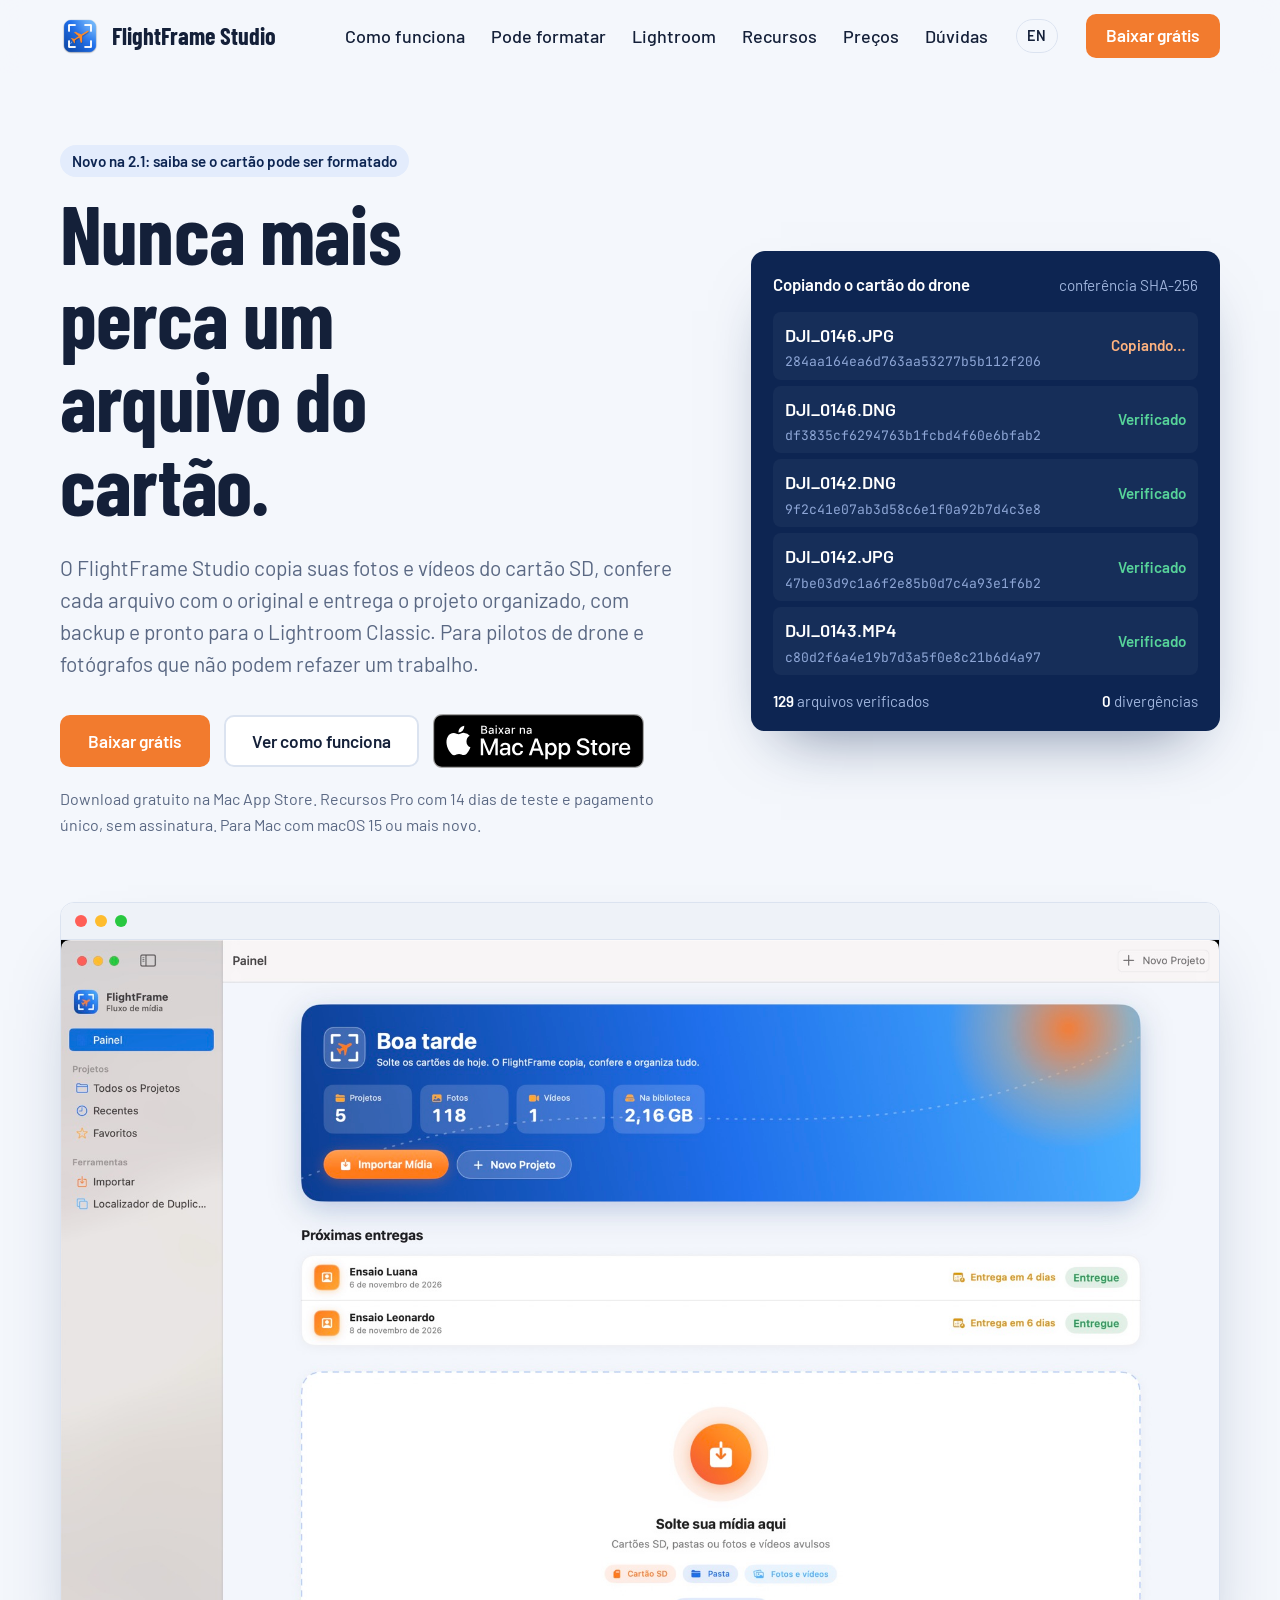
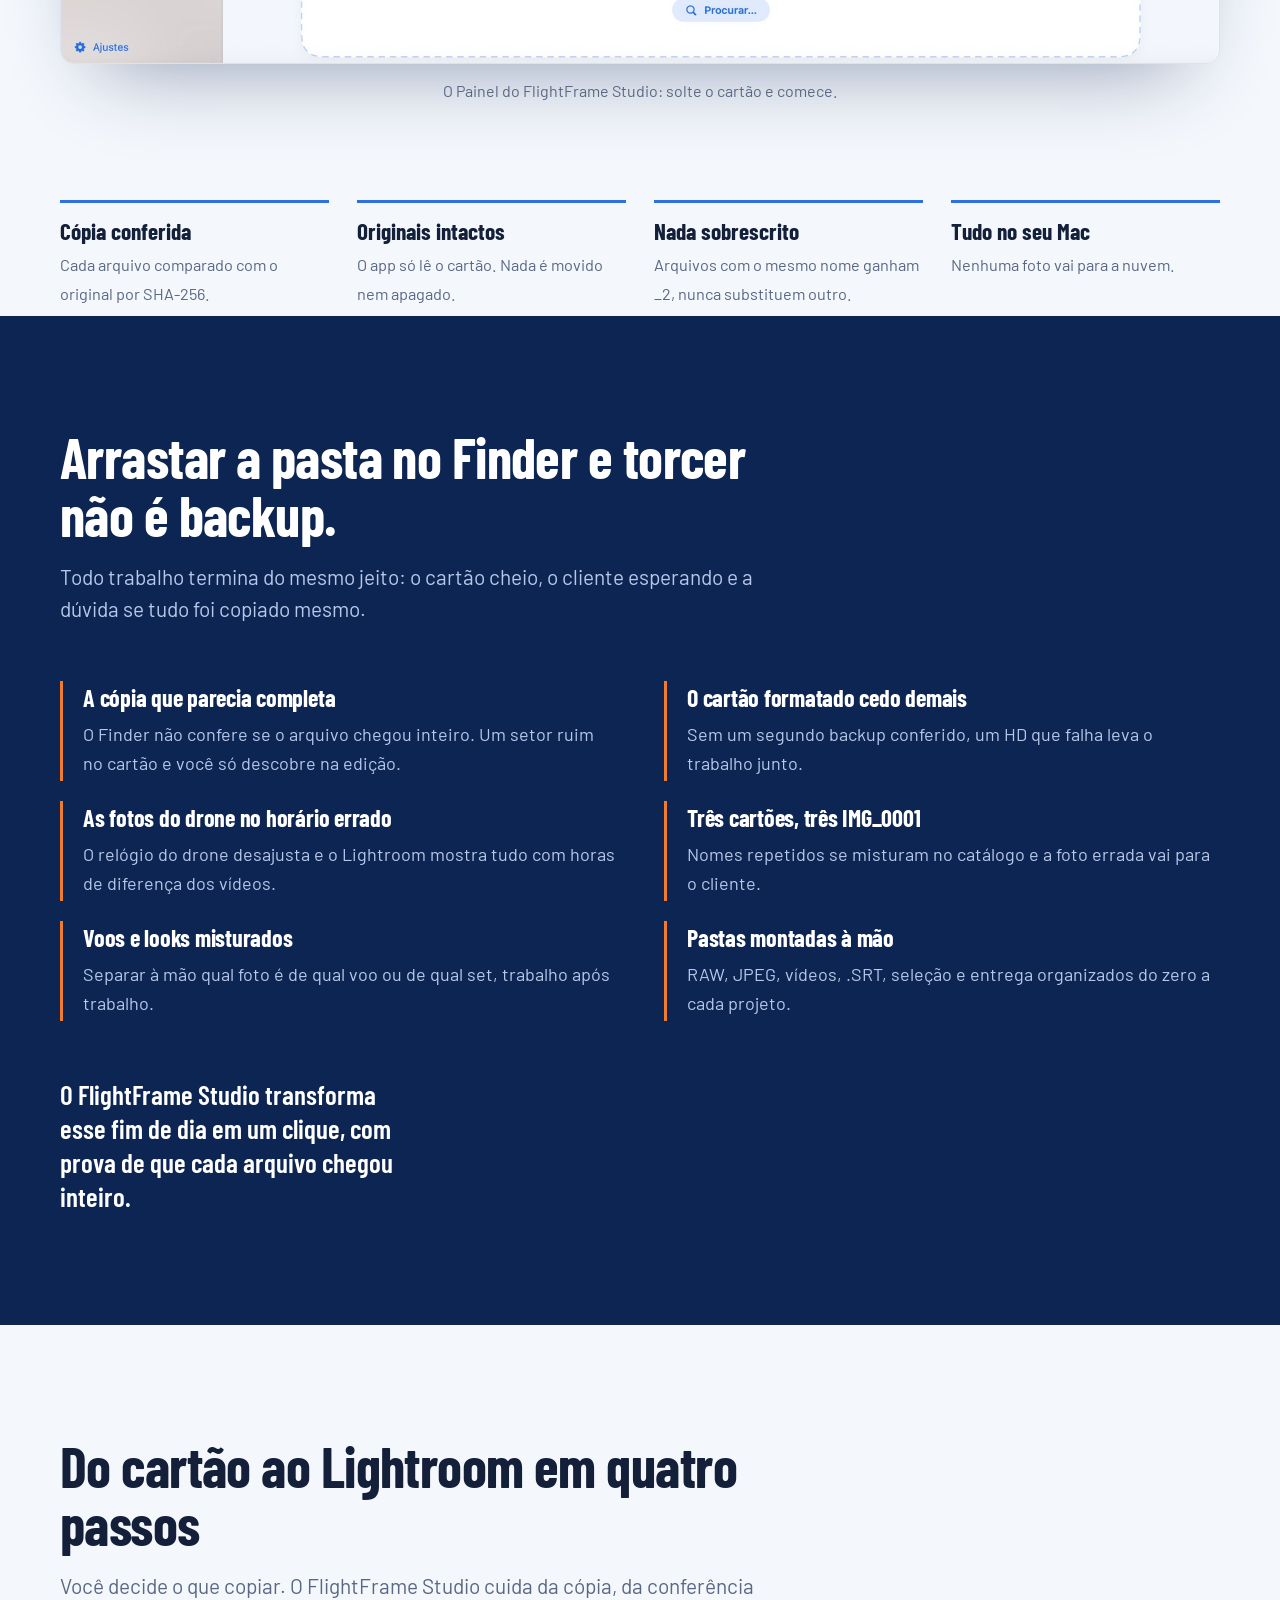
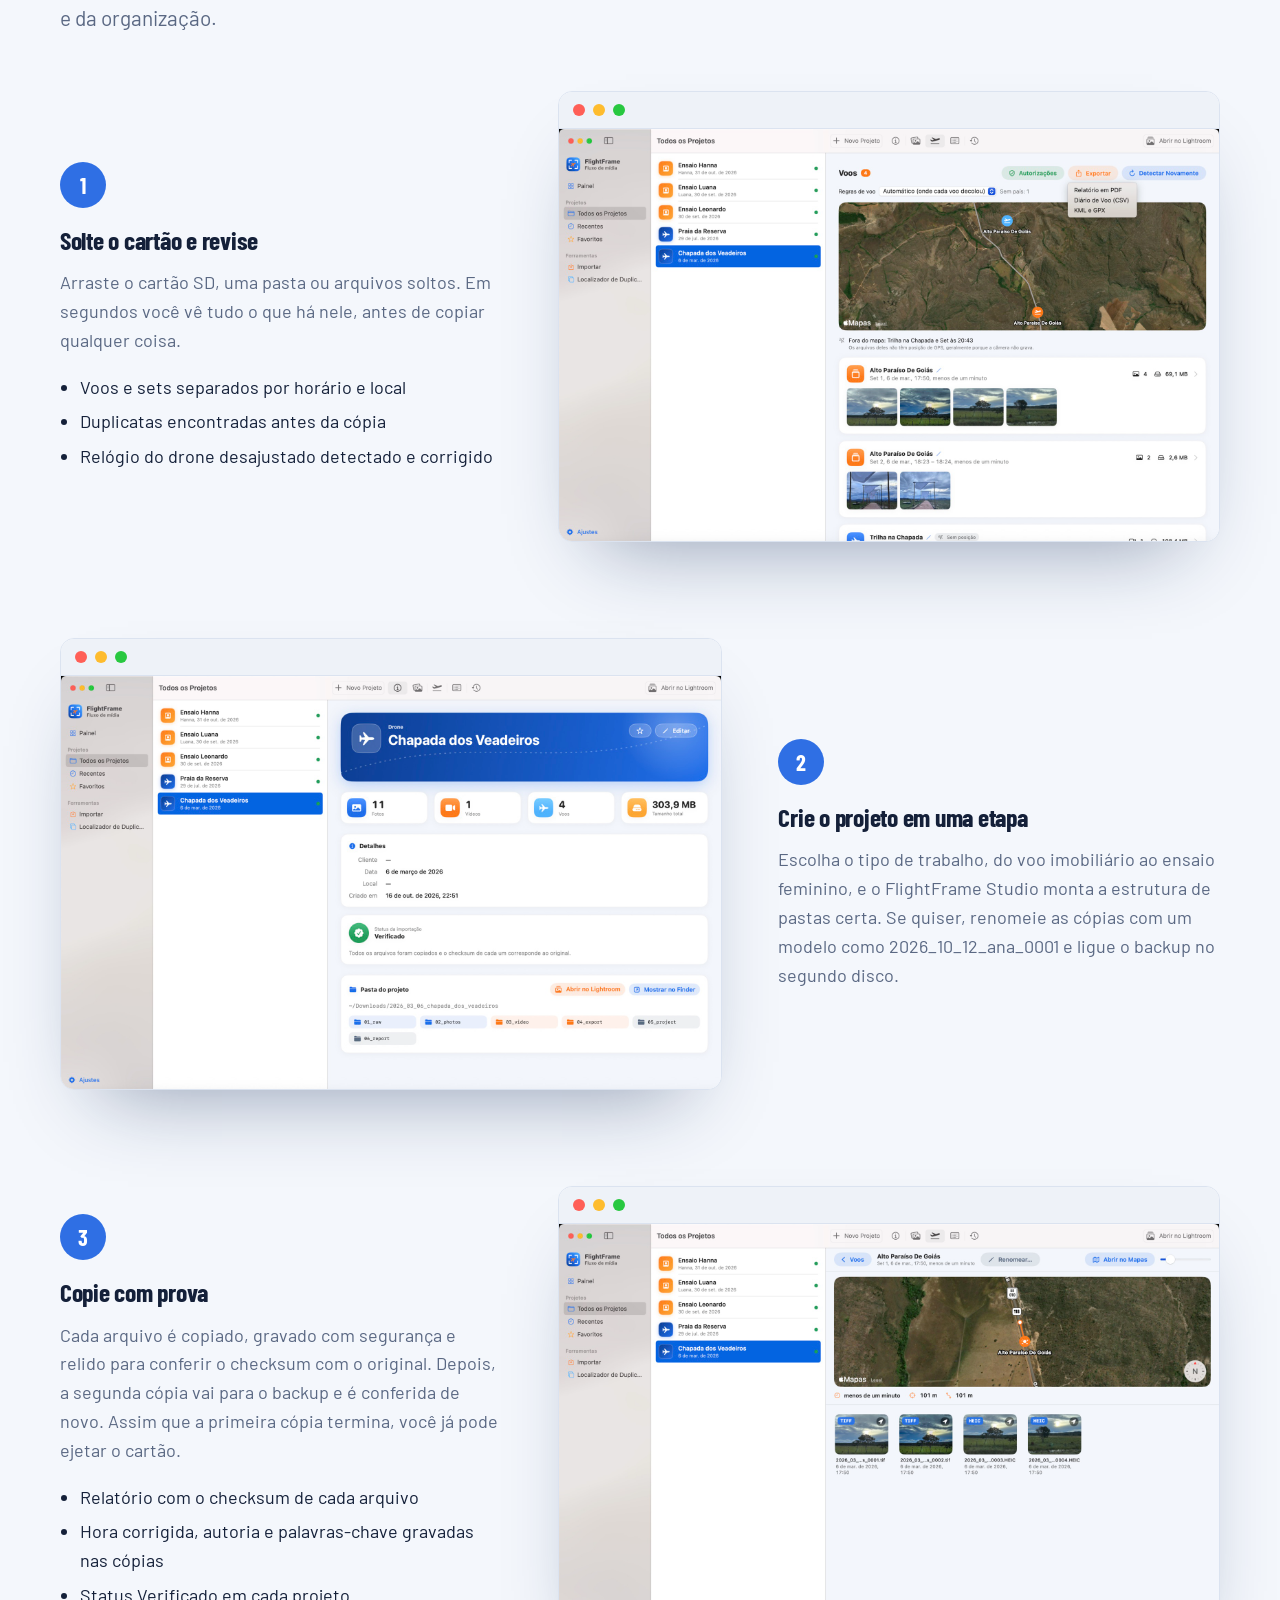
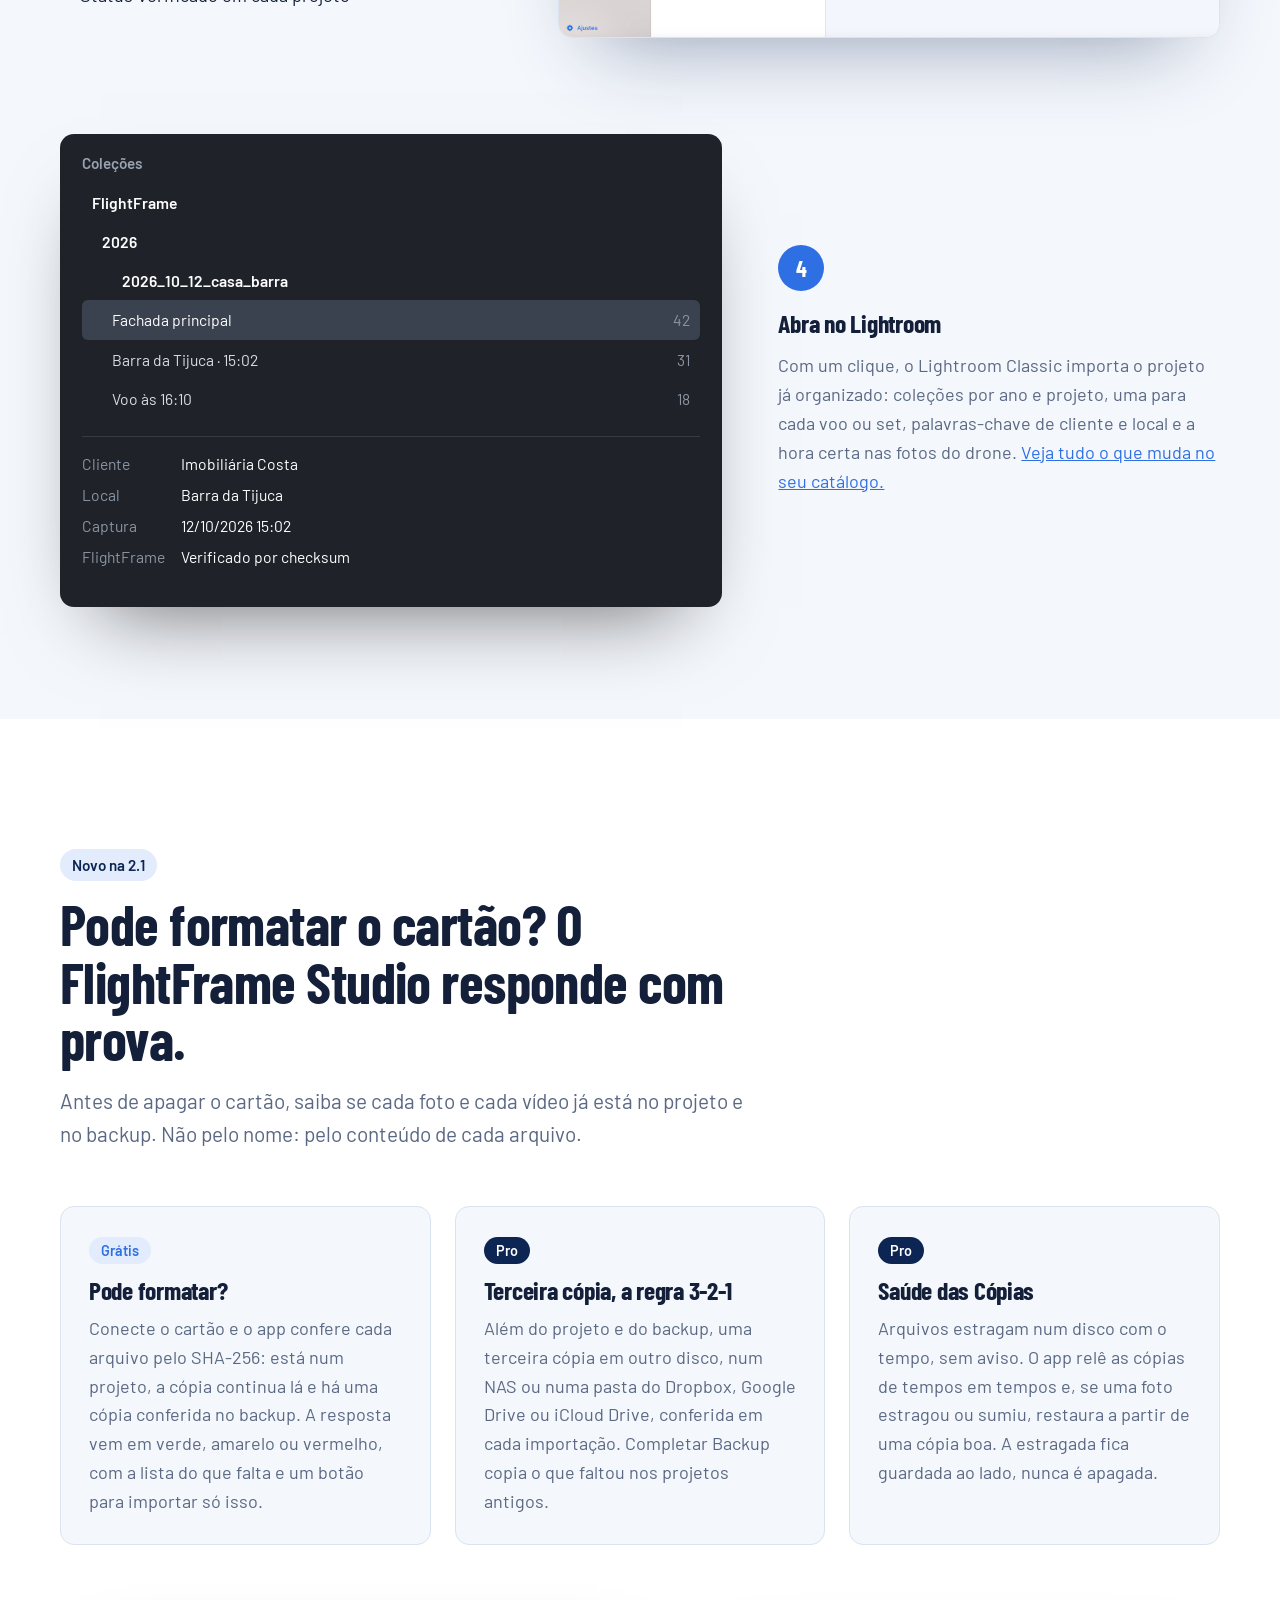
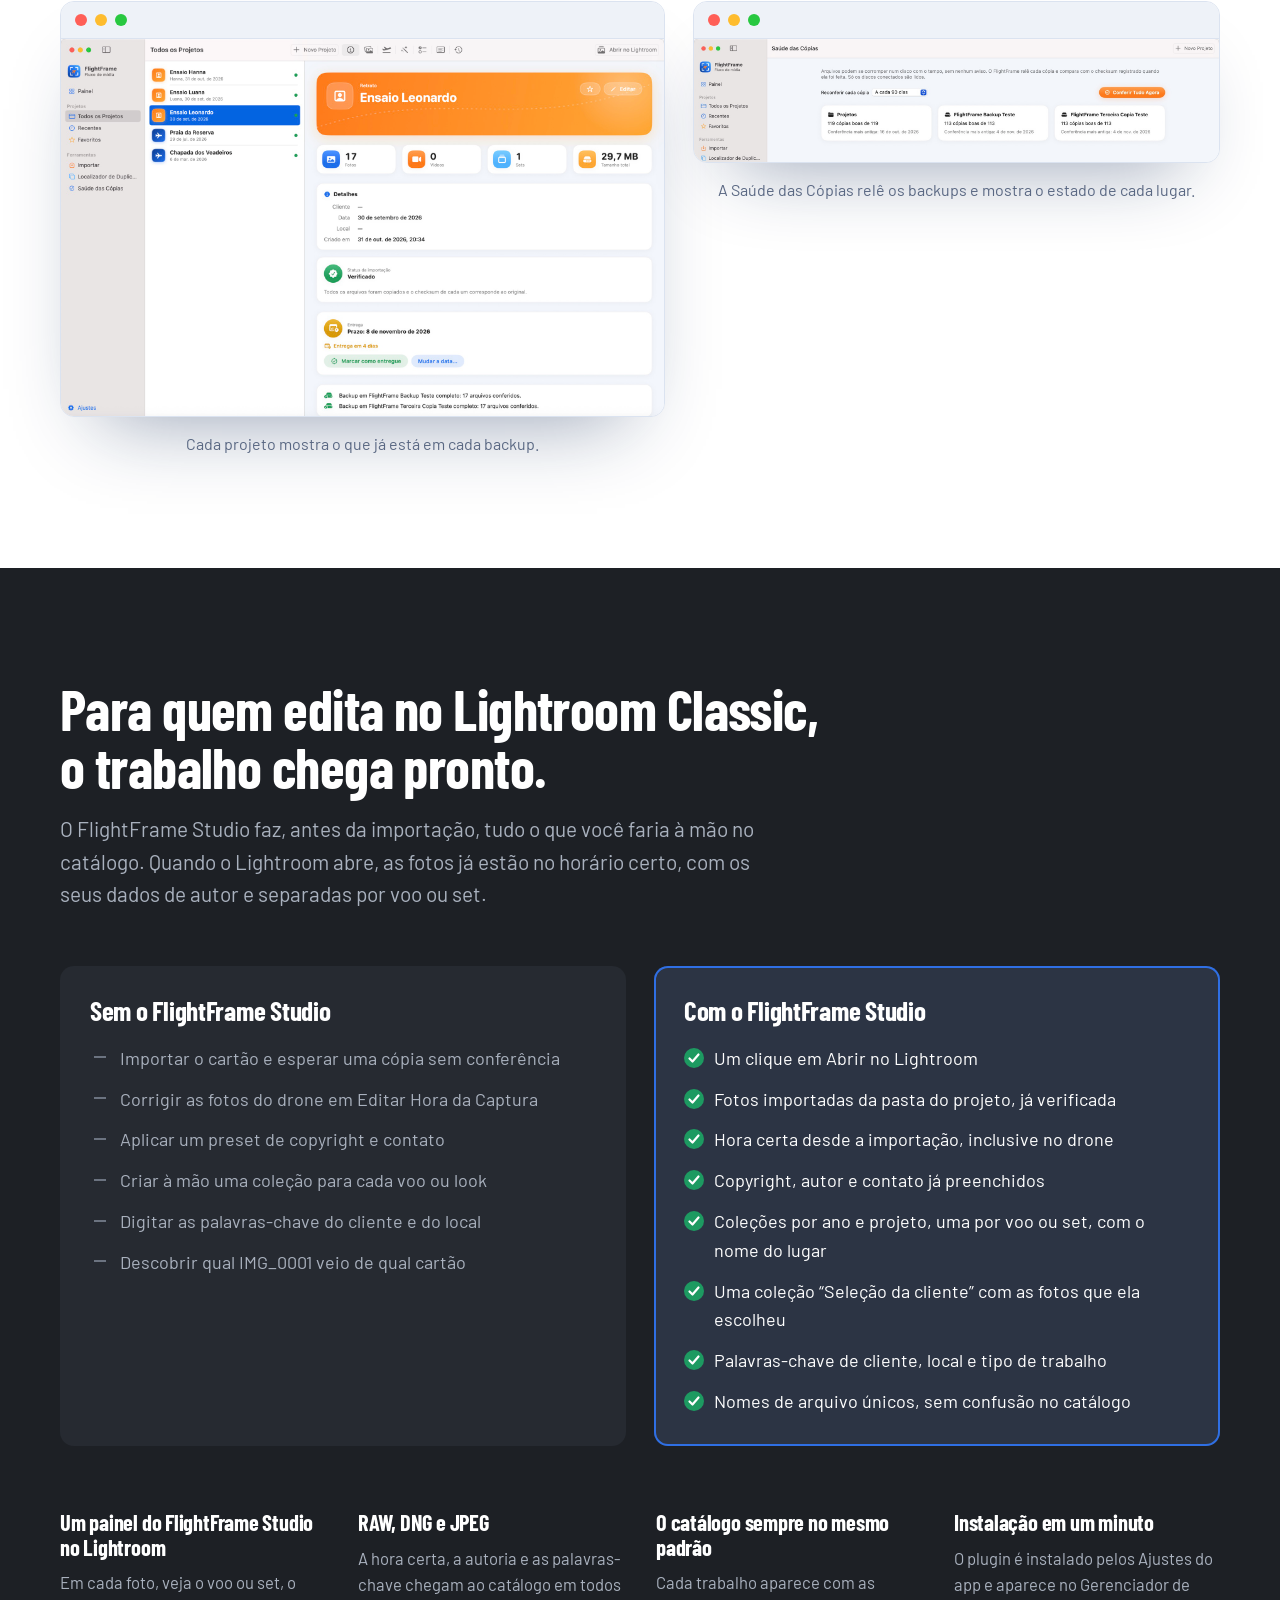
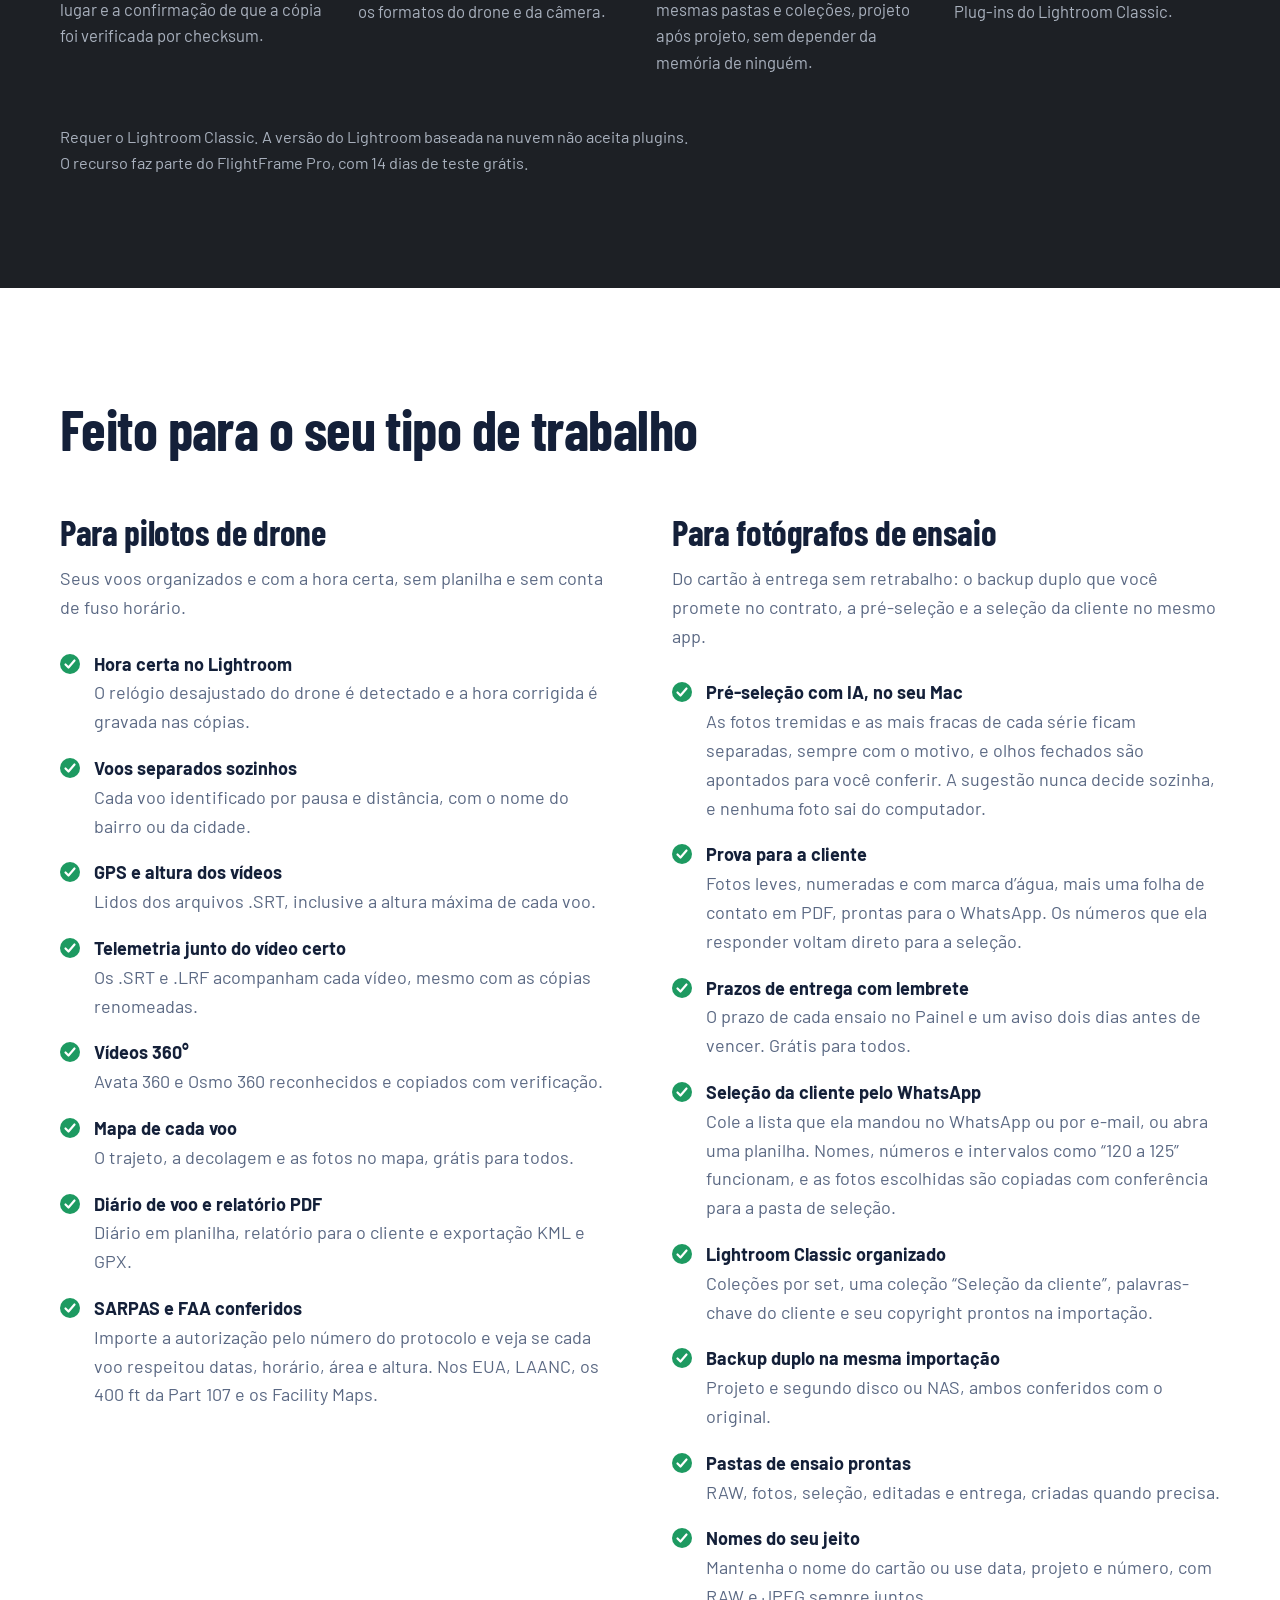
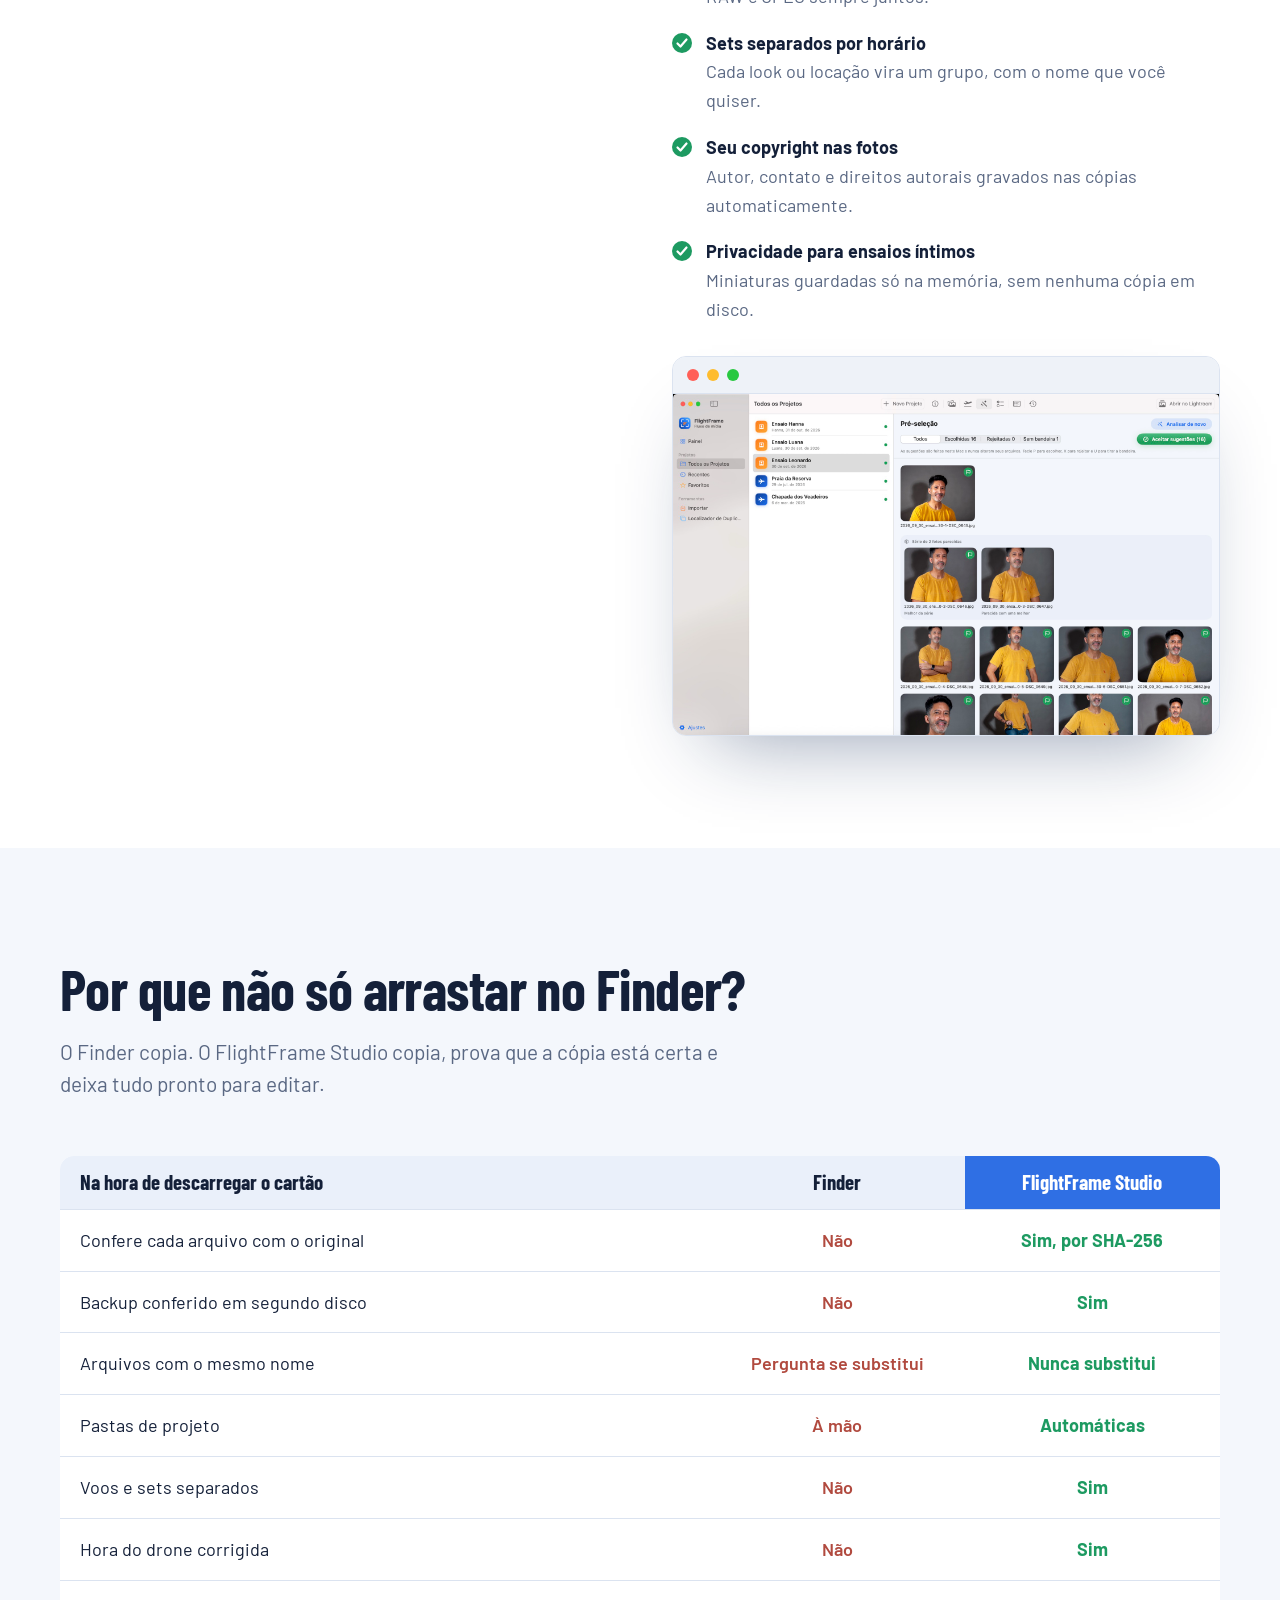
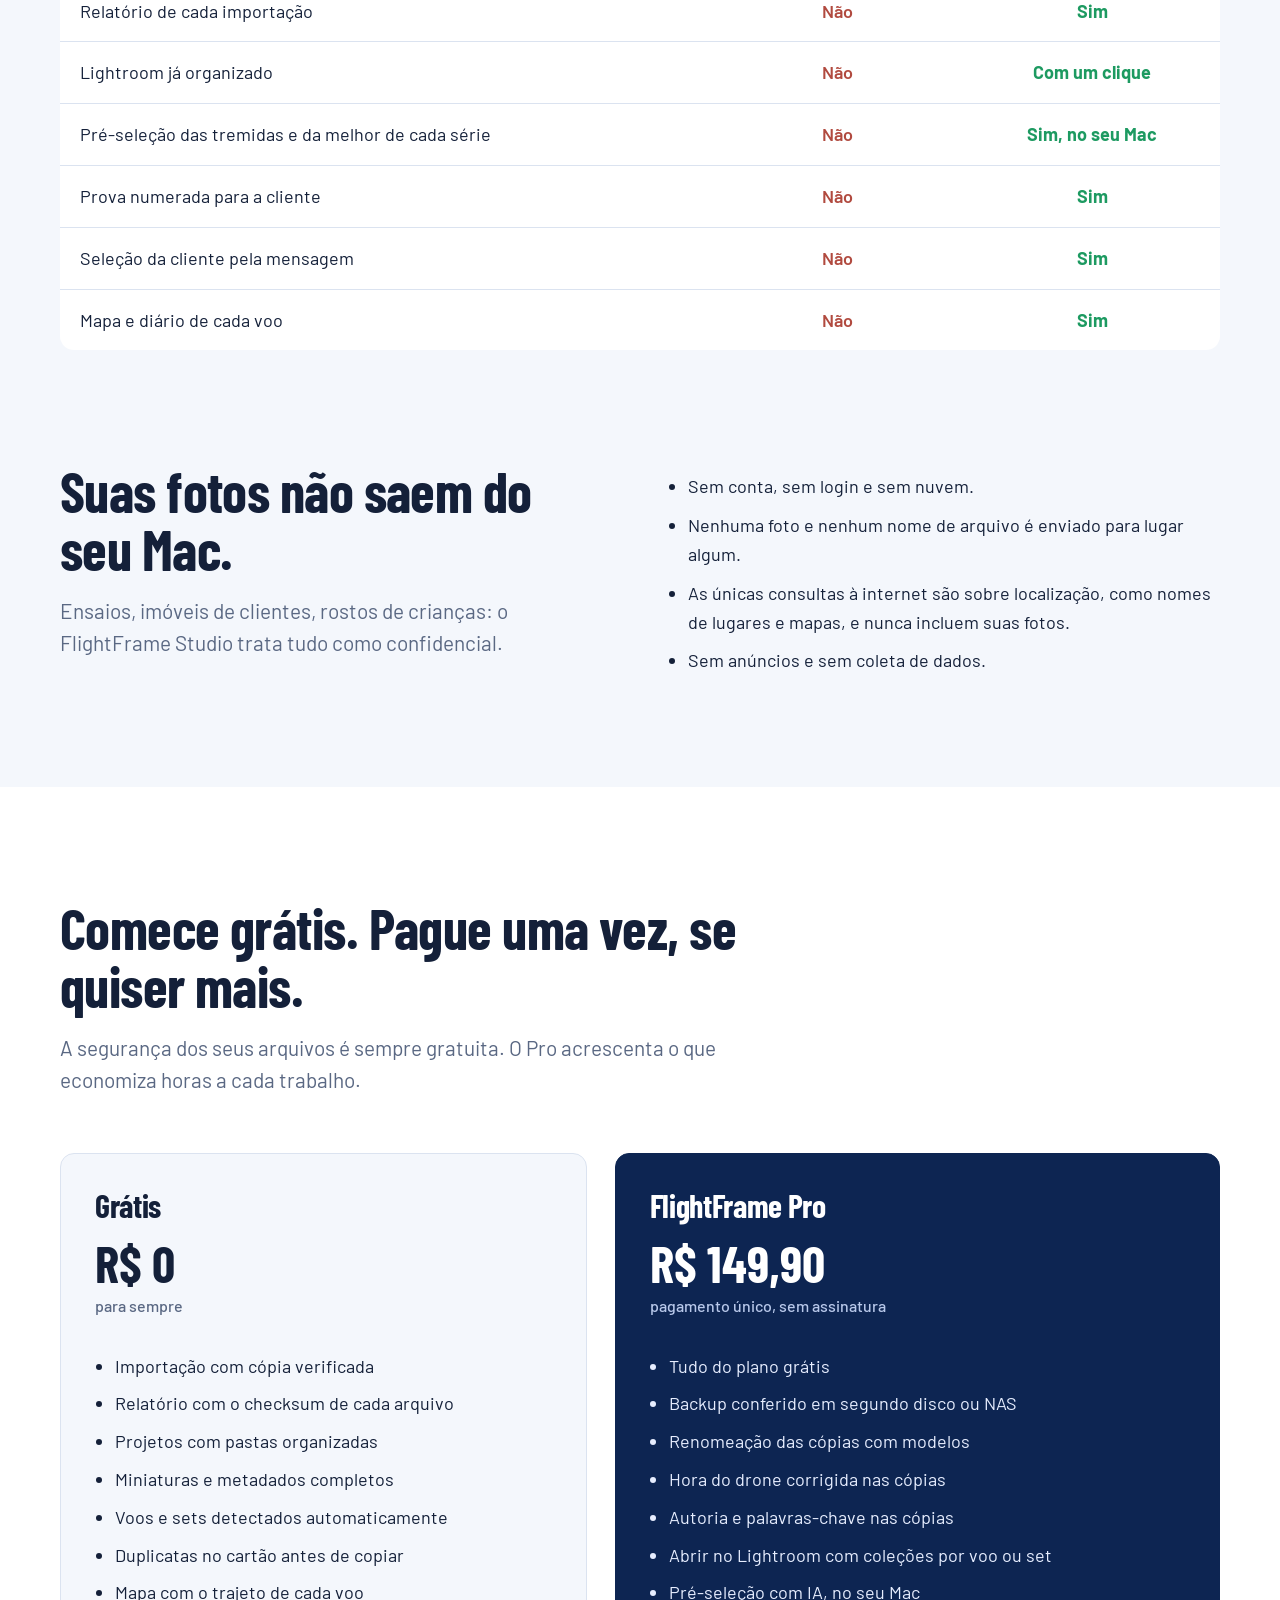
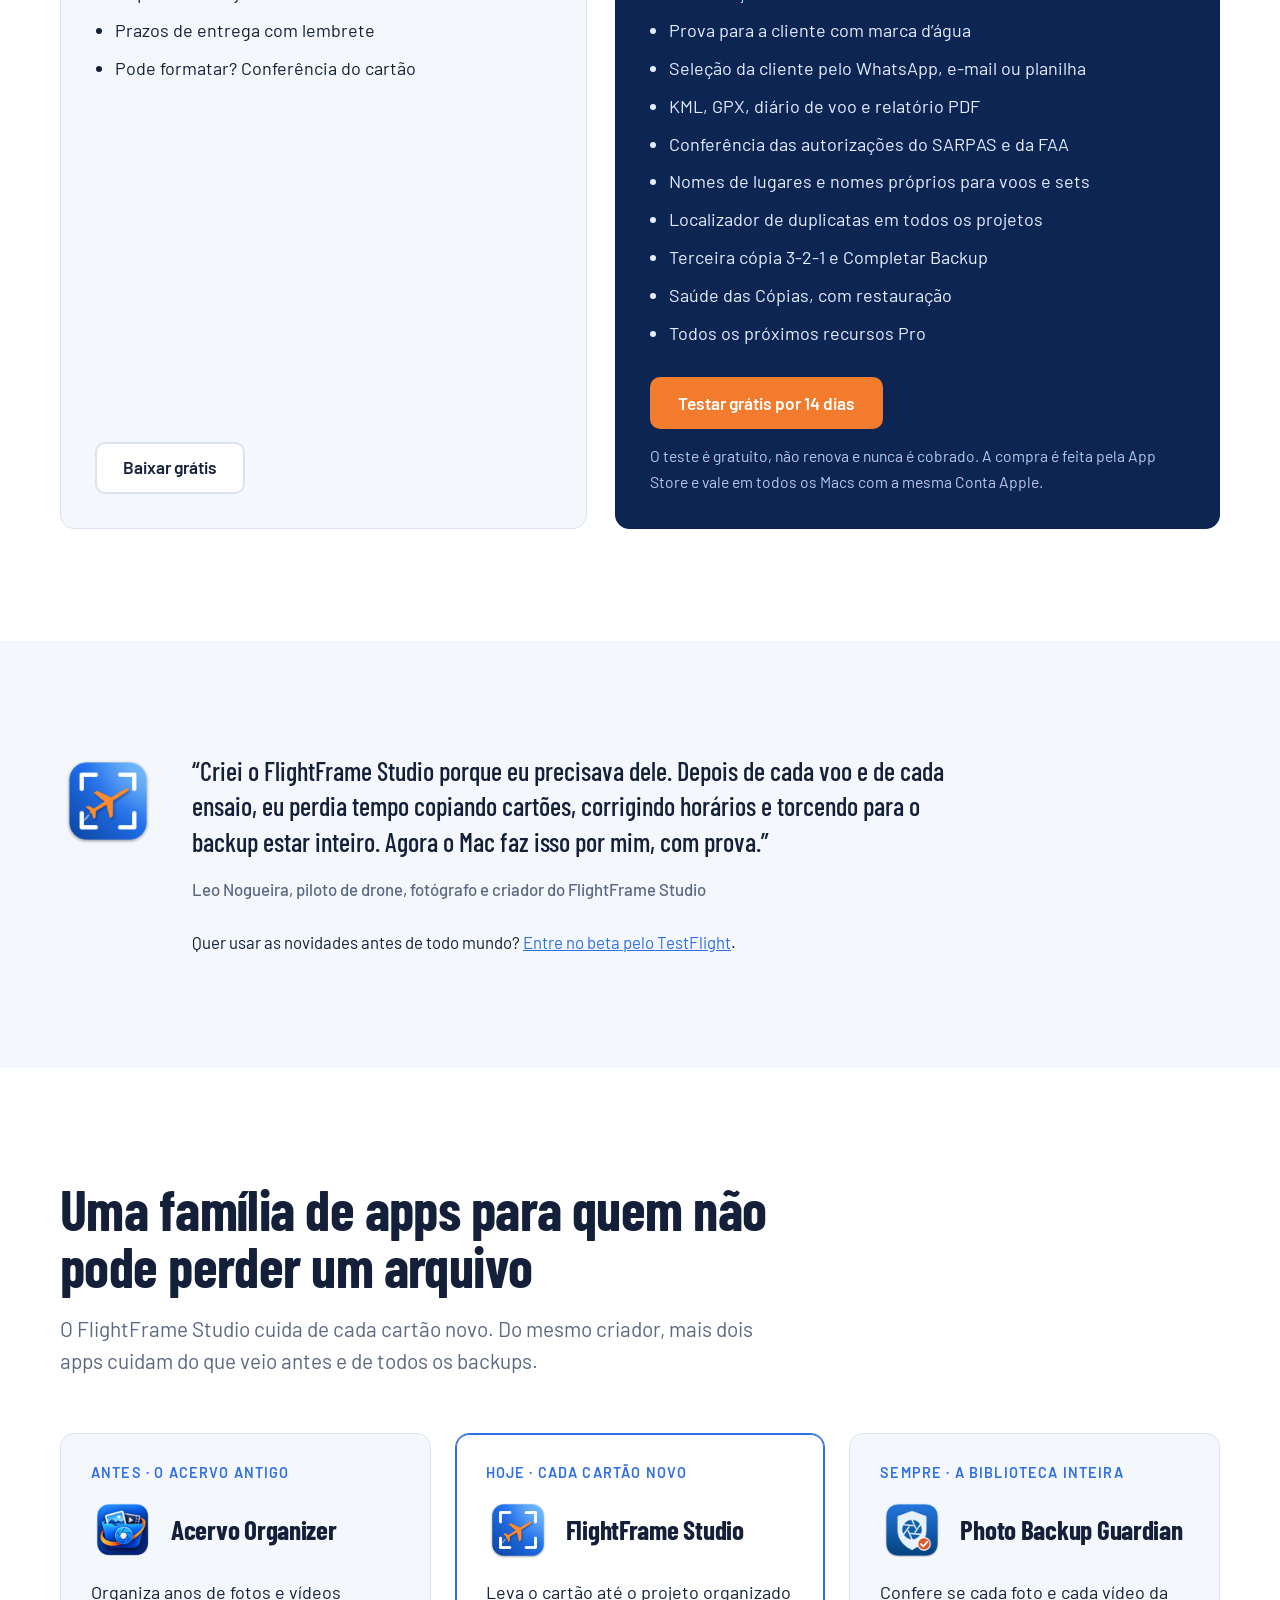
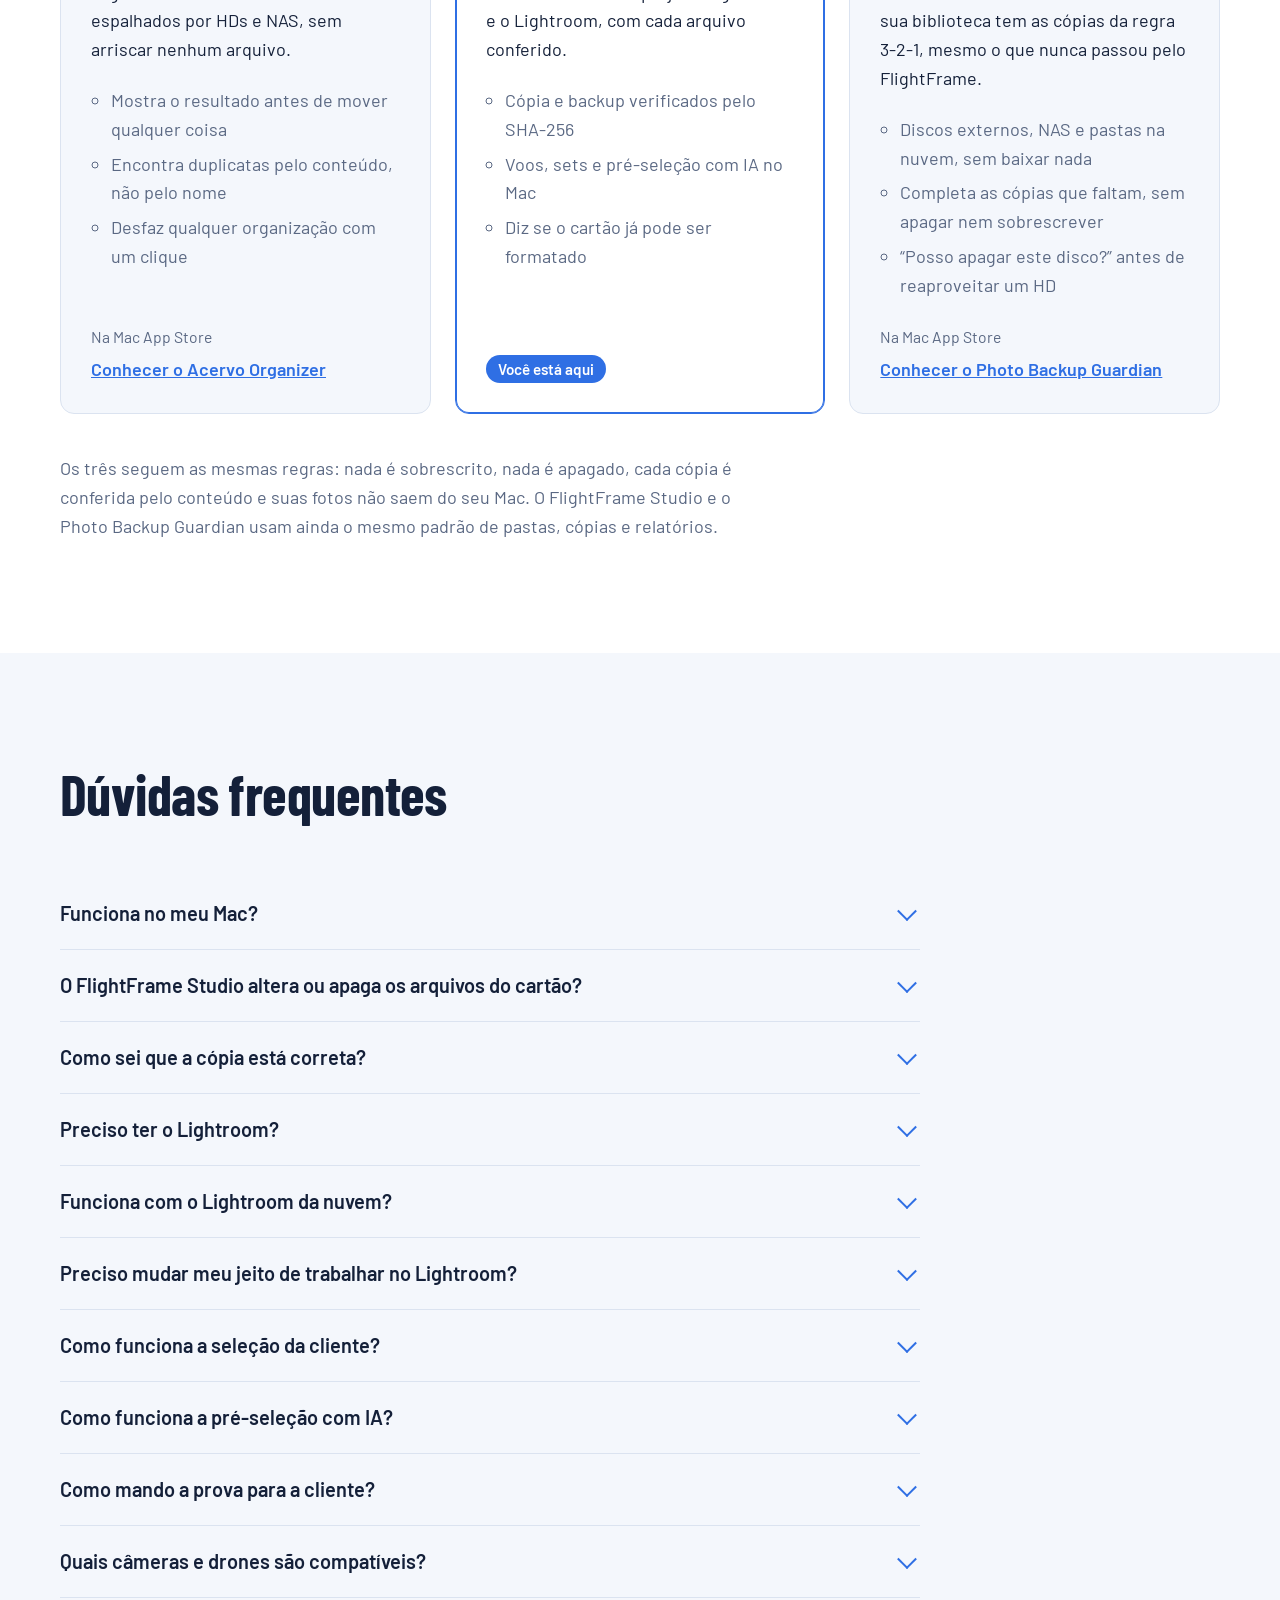
<file: index.html>
<!doctype html>
<html lang="pt-BR">
<head>
<!-- Google tag (gtag.js) -->
<script async src="https://www.googletagmanager.com/gtag/js?id=AW-18549963218"></script>
<script>
  window.dataLayer = window.dataLayer || [];
  function gtag(){dataLayer.push(arguments);}
  gtag('js', new Date());

  gtag('config', 'AW-18549963218');
</script>
<script>
  // Google Ads conversion "App Store click - FlightFrame": any click on a Mac App Store link.
  // Navigation waits for the event (at most 1 s), so a blocked tag never breaks the link.
  document.addEventListener('click', function (event) {
    var link = event.target.closest && event.target.closest('a[href*="apps.apple.com"]');
    if (!link) return;
    var newTab = event.metaKey || event.ctrlKey || event.shiftKey || event.altKey || link.target === '_blank';
    var gone = false;
    function go() { if (!gone) { gone = true; window.location = link.href; } }
    gtag('event', 'conversion', {
      'send_to': 'AW-18549963218/HikiCJOxvbEdENLzp41F',
      'value': 1.0,
      'currency': 'BRL',
      'transport_type': 'beacon',
      'event_callback': newTab ? undefined : go
    });
    if (newTab) return;
    event.preventDefault();
    setTimeout(go, 1000);
  });
</script>
<meta charset="utf-8">
<meta name="viewport" content="width=device-width, initial-scale=1, viewport-fit=cover">
<title>FlightFrame Studio: cópia verificada do cartão SD para Mac</title>
<meta name="description" content="Copie o cartão do drone ou da câmera com cada arquivo conferido por checksum, backup em segundo disco e projeto organizado para o Lightroom. App para Mac, grátis na Mac App Store.">
<link rel="canonical" href="https://flightframe.ravendronevideos.com.br/">
<link rel="alternate" hreflang="pt-BR" href="https://flightframe.ravendronevideos.com.br/">
<link rel="alternate" hreflang="en" href="https://flightframe.ravendronevideos.com.br/en/">
<link rel="alternate" hreflang="x-default" href="https://flightframe.ravendronevideos.com.br/en/">
<link rel="icon" type="image/png" href="assets/favicon.png">
<link rel="apple-touch-icon" href="assets/apple-touch-icon.png">

<!-- Link previews (WhatsApp, Instagram, iMessage) -->
<meta property="og:type" content="website">
<meta property="og:locale" content="pt_BR">
<meta property="og:locale:alternate" content="en_US">
<meta property="og:site_name" content="FlightFrame Studio">
<meta property="og:title" content="FlightFrame Studio: do cartão ao projeto, com cada arquivo verificado">
<meta property="og:description" content="Cópia conferida por checksum, backup em segundo disco, pré-seleção com IA no seu Mac, prova para a cliente e prazos de entrega. Sem nuvem e sem assinatura.">
<meta property="og:url" content="https://flightframe.ravendronevideos.com.br/">
<meta property="og:image" content="https://flightframe.ravendronevideos.com.br/assets/og-image.jpg">
<meta property="og:image:width" content="1200">
<meta property="og:image:height" content="630">
<meta name="twitter:card" content="summary_large_image">

<link rel="preconnect" href="https://fonts.googleapis.com">
<link rel="preconnect" href="https://fonts.gstatic.com" crossorigin>
<link href="https://fonts.googleapis.com/css2?family=Barlow+Condensed:wght@600;700&family=Barlow:wght@400;500;600&family=JetBrains+Mono:wght@400&display=swap" rel="stylesheet">
<link rel="stylesheet" href="styles.css?v=2026-11-08b">
<script type="application/ld+json">
{
  "@context": "https://schema.org",
  "@type": "SoftwareApplication",
  "name": "FlightFrame Studio",
  "operatingSystem": "macOS 15 ou mais novo",
  "applicationCategory": "PhotographyApplication",
  "description": "Cópia verificada do cartão SD para Mac, com backup conferido e projeto organizado para o Lightroom Classic.",
  "url": "https://flightframe.ravendronevideos.com.br/",
  "downloadUrl": "https://apps.apple.com/app/flightframe-studio/id6822035026",
  "image": "https://flightframe.ravendronevideos.com.br/assets/icon.png",
  "inLanguage": "pt-BR",
  "offers": { "@type": "Offer", "price": "0", "priceCurrency": "BRL" }
}
</script>
</head>
<body>

<header class="site-header" id="top">
  <div class="wrap">
    <a class="brand" href="#top" aria-label="FlightFrame Studio, início">
      <img src="assets/icon.png" alt="" width="40" height="40">
      <span>FlightFrame Studio</span>
    </a>
    <nav class="site-nav" aria-label="Seções">
      <a href="#como-funciona">Como funciona</a>
      <a href="#pode-formatar">Pode formatar</a>
      <a href="#lightroom">Lightroom</a>
      <a href="#recursos">Recursos</a>
      <a href="#precos">Preços</a>
      <a href="#duvidas">Dúvidas</a>
    </nav>
    <a class="lang-link" href="en/" hreflang="en" lang="en" title="View in English">EN</a>
    <a class="btn btn-primary" href="https://apps.apple.com/app/flightframe-studio/id6822035026">Baixar grátis</a>
  </div>
</header>

<main>

  <!-- Hero -->
  <section class="hero">
    <div class="wrap">
      <div class="hero-grid">
        <div>
          <p class="eyebrow">Novo na 2.1: saiba se o cartão pode ser formatado</p>
          <h1>Nunca mais perca um arquivo do cartão.</h1>
          <p class="lede">O FlightFrame Studio copia suas fotos e vídeos do cartão SD, confere cada arquivo com o original e entrega o projeto organizado, com backup e pronto para o Lightroom Classic. Para pilotos de drone e fotógrafos que não podem refazer um trabalho.</p>
          <div class="hero-actions">
            <a class="btn btn-primary" href="https://apps.apple.com/app/flightframe-studio/id6822035026">Baixar grátis</a>
            <a class="btn btn-quiet" href="#como-funciona">Ver como funciona</a>
            <a class="badge-slot" href="https://apps.apple.com/app/flightframe-studio/id6822035026">
              <img src="assets/mac-app-store-badge.svg" alt="Baixar na Mac App Store" onerror="this.parentElement.hidden = true">
            </a>
          </div>
          <p class="hero-terms">Download gratuito na Mac App Store. Recursos Pro com 14 dias de teste e pagamento único, sem assinatura. Para Mac com macOS 15 ou mais novo.</p>
        </div>

        <div class="verify-log" aria-label="Exemplo de cópia verificada">
          <div class="verify-log-head">
            <strong>Copiando o cartão do drone</strong>
            <span>conferência SHA-256</span>
          </div>
          <ul class="verify-rows" id="verify-rows">
            <li><span class="file">DJI_0142.DNG</span><span class="hash">9f2c41e07ab3d58c6e1f0a92b7d4c3e8</span><span class="state ok">Verificado</span></li>
            <li><span class="file">DJI_0142.JPG</span><span class="hash">47be03d9c1a6f2e85b0d7c4a93e1f6b2</span><span class="state ok">Verificado</span></li>
            <li><span class="file">DJI_0143.MP4</span><span class="hash">c80d2f6a4e19b7d3a5f0e8c21b6d4a97</span><span class="state ok">Verificado</span></li>
            <li><span class="file">DJI_0143.SRT</span><span class="hash">1e7a9c3f5b08d2e64c1a7f9b3d5e0c28</span><span class="state ok">Verificado</span></li>
            <li><span class="file">DJI_0144.DNG</span><span class="hash">b5f3e1a8c7d2094f6e3b1a5c8d7f2e04</span><span class="state ok">Verificado</span></li>
          </ul>
          <div class="verify-foot">
            <span><b id="verify-count">128</b> arquivos verificados</span>
            <span><b>0</b> divergências</span>
          </div>
        </div>
      </div>

      <figure class="hero-shot">
        <div class="window">
          <div class="window-bar" aria-hidden="true"><i></i><i></i><i></i></div>
          <img src="assets/screen-dashboard.jpg" width="1920" height="1200" alt="Painel do FlightFrame Studio com a área para soltar o cartão e os projetos recentes verificados">
        </div>
        <figcaption class="shot-caption">O Painel do FlightFrame Studio: solte o cartão e comece.</figcaption>
      </figure>
    </div>
  </section>

  <!-- Promises -->
  <section class="promises" aria-label="Garantias">
    <div class="wrap">
      <ul class="promise-list">
        <li><strong>Cópia conferida</strong><span>Cada arquivo comparado com o original por SHA-256.</span></li>
        <li><strong>Originais intactos</strong><span>O app só lê o cartão. Nada é movido nem apagado.</span></li>
        <li><strong>Nada sobrescrito</strong><span>Arquivos com o mesmo nome ganham _2, nunca substituem outro.</span></li>
        <li><strong>Tudo no seu Mac</strong><span>Nenhuma foto vai para a nuvem.</span></li>
      </ul>
    </div>
  </section>

  <!-- Problem -->
  <section class="section problem">
    <div class="wrap">
      <div class="section-head">
        <h2>Arrastar a pasta no Finder e torcer não é backup.</h2>
        <p class="lede">Todo trabalho termina do mesmo jeito: o cartão cheio, o cliente esperando e a dúvida se tudo foi copiado mesmo.</p>
      </div>
      <div class="pain-grid">
        <div class="pain"><h3>A cópia que parecia completa</h3><p>O Finder não confere se o arquivo chegou inteiro. Um setor ruim no cartão e você só descobre na edição.</p></div>
        <div class="pain"><h3>O cartão formatado cedo demais</h3><p>Sem um segundo backup conferido, um HD que falha leva o trabalho junto.</p></div>
        <div class="pain"><h3>As fotos do drone no horário errado</h3><p>O relógio do drone desajusta e o Lightroom mostra tudo com horas de diferença dos vídeos.</p></div>
        <div class="pain"><h3>Três cartões, três IMG_0001</h3><p>Nomes repetidos se misturam no catálogo e a foto errada vai para o cliente.</p></div>
        <div class="pain"><h3>Voos e looks misturados</h3><p>Separar à mão qual foto é de qual voo ou de qual set, trabalho após trabalho.</p></div>
        <div class="pain"><h3>Pastas montadas à mão</h3><p>RAW, JPEG, vídeos, .SRT, seleção e entrega organizados do zero a cada projeto.</p></div>
      </div>
      <p class="problem-close">O FlightFrame Studio transforma esse fim de dia em um clique, com prova de que cada arquivo chegou inteiro.</p>
    </div>
  </section>

  <!-- How it works -->
  <section class="section" id="como-funciona">
    <div class="wrap">
      <div class="section-head">
        <h2>Do cartão ao Lightroom em quatro passos</h2>
        <p class="lede">Você decide o que copiar. O FlightFrame Studio cuida da cópia, da conferência e da organização.</p>
      </div>

      <div class="steps">
        <article class="step">
          <div class="step-text">
            <span class="step-num" aria-hidden="true">1</span>
            <h3>Solte o cartão e revise</h3>
            <p>Arraste o cartão SD, uma pasta ou arquivos soltos. Em segundos você vê tudo o que há nele, antes de copiar qualquer coisa.</p>
            <ul>
              <li>Voos e sets separados por horário e local</li>
              <li>Duplicatas encontradas antes da cópia</li>
              <li>Relógio do drone desajustado detectado e corrigido</li>
            </ul>
          </div>
          <div class="window">
            <div class="window-bar" aria-hidden="true"><i></i><i></i><i></i></div>
            <img src="assets/screen-flights.jpg" width="1920" height="1200" loading="lazy" alt="Os voos de um projeto de drone no mapa, cada um com o nome do lugar da decolagem">
          </div>
        </article>

        <article class="step">
          <div class="step-text">
            <span class="step-num" aria-hidden="true">2</span>
            <h3>Crie o projeto em uma etapa</h3>
            <p>Escolha o tipo de trabalho, do voo imobiliário ao ensaio feminino, e o FlightFrame Studio monta a estrutura de pastas certa. Se quiser, renomeie as cópias com um modelo como 2026_10_12_ana_0001 e ligue o backup no segundo disco.</p>
          </div>
          <div class="window">
            <div class="window-bar" aria-hidden="true"><i></i><i></i><i></i></div>
            <img src="assets/screen-project.jpg" width="1920" height="1200" loading="lazy" alt="Projeto com status Verificado e as pastas criadas pelo FlightFrame Studio">
          </div>
        </article>

        <article class="step">
          <div class="step-text">
            <span class="step-num" aria-hidden="true">3</span>
            <h3>Copie com prova</h3>
            <p>Cada arquivo é copiado, gravado com segurança e relido para conferir o checksum com o original. Depois, a segunda cópia vai para o backup e é conferida de novo. Assim que a primeira cópia termina, você já pode ejetar o cartão.</p>
            <ul>
              <li>Relatório com o checksum de cada arquivo</li>
              <li>Hora corrigida, autoria e palavras-chave gravadas nas cópias</li>
              <li>Status Verificado em cada projeto</li>
            </ul>
          </div>
          <div class="window">
            <div class="window-bar" aria-hidden="true"><i></i><i></i><i></i></div>
            <img src="assets/screen-flight.jpg" width="1920" height="1200" loading="lazy" alt="Um voo com o trajeto no mapa e as fotos verificadas tiradas nele">
          </div>
        </article>

        <article class="step">
          <div class="step-text">
            <span class="step-num" aria-hidden="true">4</span>
            <h3>Abra no Lightroom</h3>
            <p>Com um clique, o Lightroom Classic importa o projeto já organizado: coleções por ano e projeto, uma para cada voo ou set, palavras-chave de cliente e local e a hora certa nas fotos do drone. <a href="#lightroom">Veja tudo o que muda no seu catálogo.</a></p>
          </div>
          <div class="lr-panel" role="img" aria-label="Ilustração das coleções criadas no Lightroom Classic">
            <h4>Coleções</h4>
            <ul class="lr-tree">
              <li class="set">FlightFrame</li>
              <li class="set" style="padding-left:20px">2026</li>
              <li class="set" style="padding-left:40px">2026_10_12_casa_barra</li>
              <li class="col active">Fachada principal <span>42</span></li>
              <li class="col">Barra da Tijuca · 15:02 <span>31</span></li>
              <li class="col">Voo às 16:10 <span>18</span></li>
            </ul>
            <dl class="lr-meta">
              <dt>Cliente</dt><dd>Imobiliária Costa</dd>
              <dt>Local</dt><dd>Barra da Tijuca</dd>
              <dt>Captura</dt><dd>12/10/2026 15:02</dd>
              <dt>FlightFrame</dt><dd>Verificado por checksum</dd>
            </dl>
          </div>
        </article>
      </div>
    </div>
  </section>

  <!-- Can I format it? (2.1) -->
  <section class="section format" id="pode-formatar">
    <div class="wrap">
      <div class="section-head">
        <p class="eyebrow">Novo na 2.1</p>
        <h2>Pode formatar o cartão? O FlightFrame Studio responde com prova.</h2>
        <p class="lede">Antes de apagar o cartão, saiba se cada foto e cada vídeo já está no projeto e no backup. Não pelo nome: pelo conteúdo de cada arquivo.</p>
      </div>
      <ol class="format-grid">
        <li class="format-card">
          <span class="format-plan">Grátis</span>
          <h3>Pode formatar?</h3>
          <p>Conecte o cartão e o app confere cada arquivo pelo SHA-256: está num projeto, a cópia continua lá e há uma cópia conferida no backup. A resposta vem em verde, amarelo ou vermelho, com a lista do que falta e um botão para importar só isso.</p>
        </li>
        <li class="format-card">
          <span class="format-plan pro">Pro</span>
          <h3>Terceira cópia, a regra 3-2-1</h3>
          <p>Além do projeto e do backup, uma terceira cópia em outro disco, num NAS ou numa pasta do Dropbox, Google Drive ou iCloud Drive, conferida em cada importação. Completar Backup copia o que faltou nos projetos antigos.</p>
        </li>
        <li class="format-card">
          <span class="format-plan pro">Pro</span>
          <h3>Saúde das Cópias</h3>
          <p>Arquivos estragam num disco com o tempo, sem aviso. O app relê as cópias de tempos em tempos e, se uma foto estragou ou sumiu, restaura a partir de uma cópia boa. A estragada fica guardada ao lado, nunca é apagada.</p>
        </li>
      </ol>
      <div class="format-shots">
        <figure>
          <div class="window">
            <div class="window-bar" aria-hidden="true"><i></i><i></i><i></i></div>
            <img src="assets/screen-backup-status.jpg" width="1920" height="1200" loading="lazy" alt="Visão Geral de um ensaio com o quadro de backup: 17 arquivos conferidos no backup e 17 na terceira cópia">
          </div>
          <figcaption class="shot-caption">Cada projeto mostra o que já está em cada backup.</figcaption>
        </figure>
        <figure>
          <div class="window">
            <div class="window-bar" aria-hidden="true"><i></i><i></i><i></i></div>
            <img src="assets/screen-copy-health.jpg" width="1920" height="452" loading="lazy" alt="Saúde das Cópias com o estado do projeto, do backup e da terceira cópia">
          </div>
          <figcaption class="shot-caption">A Saúde das Cópias relê os backups e mostra o estado de cada lugar.</figcaption>
        </figure>
      </div>
    </div>
  </section>

  <!-- Lightroom Classic -->
  <section class="section lightroom" id="lightroom">
    <div class="wrap">
      <div class="section-head">
        <h2>Para quem edita no Lightroom Classic, o trabalho chega pronto.</h2>
        <p class="lede">O FlightFrame Studio faz, antes da importação, tudo o que você faria à mão no catálogo. Quando o Lightroom abre, as fotos já estão no horário certo, com os seus dados de autor e separadas por voo ou set.</p>
      </div>

      <div class="ba-grid">
        <div class="ba-col before">
          <h3>Sem o FlightFrame Studio</h3>
          <ul>
            <li>Importar o cartão e esperar uma cópia sem conferência</li>
            <li>Corrigir as fotos do drone em Editar Hora da Captura</li>
            <li>Aplicar um preset de copyright e contato</li>
            <li>Criar à mão uma coleção para cada voo ou look</li>
            <li>Digitar as palavras-chave do cliente e do local</li>
            <li>Descobrir qual IMG_0001 veio de qual cartão</li>
          </ul>
        </div>
        <div class="ba-col after">
          <h3>Com o FlightFrame Studio</h3>
          <ul>
            <li>Um clique em Abrir no Lightroom</li>
            <li>Fotos importadas da pasta do projeto, já verificada</li>
            <li>Hora certa desde a importação, inclusive no drone</li>
            <li>Copyright, autor e contato já preenchidos</li>
            <li>Coleções por ano e projeto, uma por voo ou set, com o nome do lugar</li>
            <li>Uma coleção “Seleção da cliente” com as fotos que ela escolheu</li>
            <li>Palavras-chave de cliente, local e tipo de trabalho</li>
            <li>Nomes de arquivo únicos, sem confusão no catálogo</li>
          </ul>
        </div>
      </div>

      <div class="lr-benefits">
        <div>
          <h3>Um painel do FlightFrame Studio no Lightroom</h3>
          <p>Em cada foto, veja o voo ou set, o lugar e a confirmação de que a cópia foi verificada por checksum.</p>
        </div>
        <div>
          <h3>RAW, DNG e JPEG</h3>
          <p>A hora certa, a autoria e as palavras-chave chegam ao catálogo em todos os formatos do drone e da câmera.</p>
        </div>
        <div>
          <h3>O catálogo sempre no mesmo padrão</h3>
          <p>Cada trabalho aparece com as mesmas pastas e coleções, projeto após projeto, sem depender da memória de ninguém.</p>
        </div>
        <div>
          <h3>Instalação em um minuto</h3>
          <p>O plugin é instalado pelos Ajustes do app e aparece no Gerenciador de Plug-ins do Lightroom Classic.</p>
        </div>
      </div>
      <p class="lr-note">Requer o Lightroom Classic. A versão do Lightroom baseada na nuvem não aceita plugins. O recurso faz parte do FlightFrame Pro, com 14 dias de teste grátis.</p>
    </div>
  </section>

  <!-- Audiences -->
  <section class="section audiences" id="recursos">
    <div class="wrap">
      <div class="section-head">
        <h2>Feito para o seu tipo de trabalho</h2>
      </div>
      <div class="aud-grid">
        <div class="aud">
          <h3>Para pilotos de drone</h3>
          <p>Seus voos organizados e com a hora certa, sem planilha e sem conta de fuso horário.</p>
          <ul class="benefits">
            <li><strong>Hora certa no Lightroom</strong><span>O relógio desajustado do drone é detectado e a hora corrigida é gravada nas cópias.</span></li>
            <li><strong>Voos separados sozinhos</strong><span>Cada voo identificado por pausa e distância, com o nome do bairro ou da cidade.</span></li>
            <li><strong>GPS e altura dos vídeos</strong><span>Lidos dos arquivos .SRT, inclusive a altura máxima de cada voo.</span></li>
            <li><strong>Telemetria junto do vídeo certo</strong><span>Os .SRT e .LRF acompanham cada vídeo, mesmo com as cópias renomeadas.</span></li>
            <li><strong>Vídeos 360°</strong><span>Avata 360 e Osmo 360 reconhecidos e copiados com verificação.</span></li>
            <li><strong>Mapa de cada voo</strong><span>O trajeto, a decolagem e as fotos no mapa, grátis para todos.</span></li>
            <li><strong>Diário de voo e relatório PDF</strong><span>Diário em planilha, relatório para o cliente e exportação KML e GPX.</span></li>
            <li><strong>SARPAS e FAA conferidos</strong><span>Importe a autorização pelo número do protocolo e veja se cada voo respeitou datas, horário, área e altura. Nos EUA, LAANC, os 400 ft da Part 107 e os Facility Maps.</span></li>
          </ul>
        </div>
        <div class="aud">
          <h3>Para fotógrafos de ensaio</h3>
          <p>Do cartão à entrega sem retrabalho: o backup duplo que você promete no contrato, a pré-seleção e a seleção da cliente no mesmo app.</p>
          <ul class="benefits">
            <li><strong>Pré-seleção com IA, no seu Mac</strong><span>As fotos tremidas e as mais fracas de cada série ficam separadas, sempre com o motivo, e olhos fechados são apontados para você conferir. A sugestão nunca decide sozinha, e nenhuma foto sai do computador.</span></li>
            <li><strong>Prova para a cliente</strong><span>Fotos leves, numeradas e com marca d’água, mais uma folha de contato em PDF, prontas para o WhatsApp. Os números que ela responder voltam direto para a seleção.</span></li>
            <li><strong>Prazos de entrega com lembrete</strong><span>O prazo de cada ensaio no Painel e um aviso dois dias antes de vencer. Grátis para todos.</span></li>
            <li><strong>Seleção da cliente pelo WhatsApp</strong><span>Cole a lista que ela mandou no WhatsApp ou por e-mail, ou abra uma planilha. Nomes, números e intervalos como “120 a 125” funcionam, e as fotos escolhidas são copiadas com conferência para a pasta de seleção.</span></li>
            <li><strong>Lightroom Classic organizado</strong><span>Coleções por set, uma coleção “Seleção da cliente”, palavras-chave do cliente e seu copyright prontos na importação.</span></li>
            <li><strong>Backup duplo na mesma importação</strong><span>Projeto e segundo disco ou NAS, ambos conferidos com o original.</span></li>
            <li><strong>Pastas de ensaio prontas</strong><span>RAW, fotos, seleção, editadas e entrega, criadas quando precisa.</span></li>
            <li><strong>Nomes do seu jeito</strong><span>Mantenha o nome do cartão ou use data, projeto e número, com RAW e JPEG sempre juntos.</span></li>
            <li><strong>Sets separados por horário</strong><span>Cada look ou locação vira um grupo, com o nome que você quiser.</span></li>
            <li><strong>Seu copyright nas fotos</strong><span>Autor, contato e direitos autorais gravados nas cópias automaticamente.</span></li>
            <li><strong>Privacidade para ensaios íntimos</strong><span>Miniaturas guardadas só na memória, sem nenhuma cópia em disco.</span></li>
          </ul>
          <div class="window aud-shot">
            <div class="window-bar" aria-hidden="true"><i></i><i></i><i></i></div>
            <img src="assets/screen-preselection.jpg" width="1920" height="1200" loading="lazy" alt="Pré-seleção de um ensaio com as fotos escolhidas, a série de fotos parecidas e a melhor de cada série">
          </div>
        </div>
      </div>
    </div>
  </section>

  <!-- Comparison -->
  <section class="section">
    <div class="wrap">
      <div class="section-head">
        <h2>Por que não só arrastar no Finder?</h2>
        <p class="lede">O Finder copia. O FlightFrame Studio copia, prova que a cópia está certa e deixa tudo pronto para editar.</p>
      </div>
      <div class="compare-wrap">
        <table class="compare">
          <thead>
            <tr><th scope="col">Na hora de descarregar o cartão</th><th scope="col">Finder</th><th scope="col">FlightFrame Studio</th></tr>
          </thead>
          <tbody>
            <tr><td>Confere cada arquivo com o original</td><td class="no">Não</td><td class="yes">Sim, por SHA-256</td></tr>
            <tr><td>Backup conferido em segundo disco</td><td class="no">Não</td><td class="yes">Sim</td></tr>
            <tr><td>Arquivos com o mesmo nome</td><td class="no">Pergunta se substitui</td><td class="yes">Nunca substitui</td></tr>
            <tr><td>Pastas de projeto</td><td class="no">À mão</td><td class="yes">Automáticas</td></tr>
            <tr><td>Voos e sets separados</td><td class="no">Não</td><td class="yes">Sim</td></tr>
            <tr><td>Hora do drone corrigida</td><td class="no">Não</td><td class="yes">Sim</td></tr>
            <tr><td>Relatório de cada importação</td><td class="no">Não</td><td class="yes">Sim</td></tr>
            <tr><td>Lightroom já organizado</td><td class="no">Não</td><td class="yes">Com um clique</td></tr>
            <tr><td>Pré-seleção das tremidas e da melhor de cada série</td><td class="no">Não</td><td class="yes">Sim, no seu Mac</td></tr>
            <tr><td>Prova numerada para a cliente</td><td class="no">Não</td><td class="yes">Sim</td></tr>
            <tr><td>Seleção da cliente pela mensagem</td><td class="no">Não</td><td class="yes">Sim</td></tr>
            <tr><td>Mapa e diário de cada voo</td><td class="no">Não</td><td class="yes">Sim</td></tr>
          </tbody>
        </table>
      </div>
    </div>
  </section>

  <!-- Privacy -->
  <section class="section" style="padding-top:0">
    <div class="wrap privacy-band">
      <div>
        <h2>Suas fotos não saem do seu Mac.</h2>
        <p class="lede" style="margin-top:18px">Ensaios, imóveis de clientes, rostos de crianças: o FlightFrame Studio trata tudo como confidencial.</p>
      </div>
      <ul>
        <li>Sem conta, sem login e sem nuvem.</li>
        <li>Nenhuma foto e nenhum nome de arquivo é enviado para lugar algum.</li>
        <li>As únicas consultas à internet são sobre localização, como nomes de lugares e mapas, e nunca incluem suas fotos.</li>
        <li>Sem anúncios e sem coleta de dados.</li>
      </ul>
    </div>
  </section>

  <!-- Pricing -->
  <section class="section pricing" id="precos">
    <div class="wrap">
      <div class="section-head">
        <h2>Comece grátis. Pague uma vez, se quiser mais.</h2>
        <p class="lede">A segurança dos seus arquivos é sempre gratuita. O Pro acrescenta o que economiza horas a cada trabalho.</p>
      </div>
      <div class="plans">
        <div class="plan">
          <h3>Grátis</h3>
          <p class="price">R$ 0<small>para sempre</small></p>
          <ul>
            <li>Importação com cópia verificada</li>
            <li>Relatório com o checksum de cada arquivo</li>
            <li>Projetos com pastas organizadas</li>
            <li>Miniaturas e metadados completos</li>
            <li>Voos e sets detectados automaticamente</li>
            <li>Duplicatas no cartão antes de copiar</li>
            <li>Mapa com o trajeto de cada voo</li>
            <li>Prazos de entrega com lembrete</li>
            <li>Pode formatar? Conferência do cartão</li>
          </ul>
          <a class="btn btn-quiet" href="https://apps.apple.com/app/flightframe-studio/id6822035026">Baixar grátis</a>
        </div>
        <div class="plan pro">
          <h3>FlightFrame Pro</h3>
          <p class="price">R$ 149,90<small>pagamento único, sem assinatura</small></p>
          <ul>
            <li>Tudo do plano grátis</li>
            <li>Backup conferido em segundo disco ou NAS</li>
            <li>Renomeação das cópias com modelos</li>
            <li>Hora do drone corrigida nas cópias</li>
            <li>Autoria e palavras-chave nas cópias</li>
            <li>Abrir no Lightroom com coleções por voo ou set</li>
            <li>Pré-seleção com IA, no seu Mac</li>
            <li>Prova para a cliente com marca d’água</li>
            <li>Seleção da cliente pelo WhatsApp, e-mail ou planilha</li>
            <li>KML, GPX, diário de voo e relatório PDF</li>
            <li>Conferência das autorizações do SARPAS e da FAA</li>
            <li>Nomes de lugares e nomes próprios para voos e sets</li>
            <li>Localizador de duplicatas em todos os projetos</li>
            <li>Terceira cópia 3-2-1 e Completar Backup</li>
            <li>Saúde das Cópias, com restauração</li>
            <li>Todos os próximos recursos Pro</li>
          </ul>
          <a class="btn btn-primary" href="https://apps.apple.com/app/flightframe-studio/id6822035026">Testar grátis por 14 dias</a>
          <p class="plan-note">O teste é gratuito, não renova e nunca é cobrado. A compra é feita pela App Store e vale em todos os Macs com a mesma Conta Apple.</p>
        </div>
      </div>
    </div>
  </section>

  <!-- Maker -->
  <section class="section">
    <div class="wrap">
      <div class="maker">
        <img src="assets/icon.png" alt="" width="96" height="96">
        <div>
          <blockquote>“Criei o FlightFrame Studio porque eu precisava dele. Depois de cada voo e de cada ensaio, eu perdia tempo copiando cartões, corrigindo horários e torcendo para o backup estar inteiro. Agora o Mac faz isso por mim, com prova.”</blockquote>
          <cite>Leo Nogueira, piloto de drone, fotógrafo e criador do FlightFrame Studio</cite>
          <p class="beta">Quer usar as novidades antes de todo mundo? <a href="https://testflight.apple.com/join/Wz2NuCgx">Entre no beta pelo TestFlight</a>.</p>
        </div>
      </div>
    </div>
  </section>

  <!-- App family -->
  <section class="section family" id="apps">
    <div class="wrap">
      <div class="section-head">
        <h2>Uma família de apps para quem não pode perder um arquivo</h2>
        <p class="lede">O FlightFrame Studio cuida de cada cartão novo. Do mesmo criador, mais dois apps cuidam do que veio antes e de todos os backups.</p>
      </div>
      <ol class="family-grid">
        <li class="family-app">
          <span class="family-when">Antes · o acervo antigo</span>
          <header>
            <img src="assets/app-acervo-organizer.png" alt="" width="64" height="64" loading="lazy">
            <h3>Acervo Organizer</h3>
          </header>
          <p>Organiza anos de fotos e vídeos espalhados por HDs e NAS, sem arriscar nenhum arquivo.</p>
          <ul>
            <li>Mostra o resultado antes de mover qualquer coisa</li>
            <li>Encontra duplicatas pelo conteúdo, não pelo nome</li>
            <li>Desfaz qualquer organização com um clique</li>
          </ul>
          <span class="family-status">Na Mac App Store</span>
          <a class="family-link" href="https://acervoorganizer.ravendronevideos.com.br">Conhecer o Acervo Organizer</a>
        </li>
        <li class="family-app here">
          <span class="family-when">Hoje · cada cartão novo</span>
          <header>
            <img src="assets/icon.png" alt="" width="64" height="64" loading="lazy">
            <h3>FlightFrame Studio</h3>
          </header>
          <p>Leva o cartão até o projeto organizado e o Lightroom, com cada arquivo conferido.</p>
          <ul>
            <li>Cópia e backup verificados pelo SHA-256</li>
            <li>Voos, sets e pré-seleção com IA no Mac</li>
            <li>Diz se o cartão já pode ser formatado</li>
          </ul>
          <span class="family-here">Você está aqui</span>
        </li>
        <li class="family-app">
          <span class="family-when">Sempre · a biblioteca inteira</span>
          <header>
            <img src="assets/app-photo-backup-guardian.png" alt="" width="64" height="64" loading="lazy">
            <h3>Photo Backup Guardian</h3>
          </header>
          <p>Confere se cada foto e cada vídeo da sua biblioteca tem as cópias da regra 3-2-1, mesmo o que nunca passou pelo FlightFrame.</p>
          <ul>
            <li>Discos externos, NAS e pastas na nuvem, sem baixar nada</li>
            <li>Completa as cópias que faltam, sem apagar nem sobrescrever</li>
            <li>“Posso apagar este disco?” antes de reaproveitar um HD</li>
          </ul>
          <span class="family-status">Na Mac App Store</span>
          <a class="family-link" href="https://photobackupguardian.app">Conhecer o Photo Backup Guardian</a>
        </li>
      </ol>
      <p class="family-rules">Os três seguem as mesmas regras: nada é sobrescrito, nada é apagado, cada cópia é conferida pelo conteúdo e suas fotos não saem do seu Mac. O FlightFrame Studio e o Photo Backup Guardian usam ainda o mesmo padrão de pastas, cópias e relatórios.</p>
    </div>
  </section>

  <!-- FAQ -->
  <section class="section" id="duvidas">
    <div class="wrap">
      <div class="section-head"><h2>Dúvidas frequentes</h2></div>
      <div class="faq">
        <details><summary>Funciona no meu Mac?</summary><p>Sim, se ele tiver o macOS 15 (Sequoia) ou mais novo. O FlightFrame Studio funciona em Macs com processador Intel e com Apple Silicon.</p></details>
        <details><summary>O FlightFrame Studio altera ou apaga os arquivos do cartão?</summary><p>Nunca. O app só lê o cartão. As correções de horário e de autoria vão para as cópias, e só depois de elas serem conferidas com o original.</p></details>
        <details><summary>Como sei que a cópia está correta?</summary><p>Cada arquivo é relido depois de gravado e comparado com o original pelo checksum SHA-256, o mesmo tipo de conferência usado em backups profissionais. O relatório de cada importação lista todos os checksums.</p></details>
        <details><summary>Preciso ter o Lightroom?</summary><p>Não. O FlightFrame Studio organiza tudo em pastas que funcionam com qualquer editor. Quem usa o Lightroom Classic ganha o botão Abrir no Lightroom, com coleções, palavras-chave e autoria prontas.</p></details>
        <details><summary>Funciona com o Lightroom da nuvem?</summary><p>A integração com um clique é só para o Lightroom Classic, porque a versão baseada na nuvem não aceita plugins. As pastas organizadas e a hora corrigida nas cópias continuam valendo para qualquer editor.</p></details>
        <details><summary>Preciso mudar meu jeito de trabalhar no Lightroom?</summary><p>Não. O FlightFrame Studio entrega as fotos ao seu catálogo de sempre, com as coleções e os metadados já prontos. Seus presets e sua forma de editar continuam os mesmos.</p></details>
        <details><summary>Como funciona a seleção da cliente?</summary><p>Copie a lista que a cliente mandou no WhatsApp ou por e-mail e cole na aba Seleção do ensaio, ou abra um arquivo .txt ou .csv. O FlightFrame Studio encontra cada foto pelo nome ou pelo número, mesmo depois de renomeada ou exportada, avisa o que não encontrou e copia as escolhidas, conferidas, para a pasta de seleção. No Lightroom Classic, elas aparecem na coleção “Seleção da cliente”.</p></details>
        <details><summary>Como funciona a pré-seleção com IA?</summary><p>Depois de cada importação de ensaio, o FlightFrame Studio analisa as fotos no próprio Mac: separa as tremidas, agrupa as séries parecidas e indica a melhor de cada uma, e aponta olhos fechados para você conferir. Cada sugestão vem com o motivo, e você aceita, troca ou ignora. Nenhuma foto é enviada para a nuvem, e no Lightroom Classic as suas escolhas aparecem como bandeiras e na coleção “Pré-seleção”.</p></details>
        <details><summary>Como mando a prova para a cliente?</summary><p>Na aba Seleção, clique em Prova para a Cliente e escolha todas as fotos ou só as escolhidas na pré-seleção. O app gera JPEGs leves, numerados e com a sua marca d’água, mais uma folha de contato em PDF. Envie pelo WhatsApp e, quando ela responder com os números, cole a mensagem na aba Seleção: as fotos certas são encontradas e copiadas.</p></details>
        <details><summary>Quais câmeras e drones são compatíveis?</summary><p>Drones DJI, inclusive os arquivos .SRT de telemetria e os vídeos 360°, e os formatos RAW que o macOS reconhece, como DNG, NEF, CR3 e ARW, além de JPEG, HEIC e vídeos MP4 e MOV.</p></details>
        <details><summary>Onde baixo o FlightFrame Studio?</summary><p>Na <a href="https://apps.apple.com/app/flightframe-studio/id6822035026">Mac App Store</a>, de graça. As atualizações chegam pela App Store, como em qualquer app do Mac.</p></details>
        <details><summary>O FlightFrame Studio confere minha autorização do SARPAS?</summary><p>Sim, de forma informativa. Você importa a autorização pelo número do protocolo, e o app compara cada voo com as datas, o horário, a área, a altura e a aeronave autorizados. A consulta envia só o número do protocolo, e a responsabilidade pelo voo continua sendo do piloto.</p></details>
        <details><summary>É uma assinatura?</summary><p>Não. O download é grátis, e o FlightFrame Pro é uma compra única de R$ 149,90 pela App Store, com as atualizações incluídas. Ferramentas de seleção com IA costumam cobrar todo ano; aqui você paga uma vez.</p></details>
        <details><summary>O teste de 14 dias cobra alguma coisa?</summary><p>Não. O teste é gratuito, não renova sozinho e nunca é cobrado. Quando termina, os recursos Pro voltam a ficar bloqueados, e seus projetos e arquivos continuam intactos.</p></details>
        <details><summary>Posso usar em mais de um Mac?</summary><p>Sim. A compra fica na sua Conta Apple. Em outro Mac, é só baixar o app e tocar em Restaurar Compras.</p></details>
        <details><summary>Como sei se posso formatar o cartão?</summary><p>Conecte o cartão: o Painel oferece Conferir Cartão. O FlightFrame Studio lê cada foto e cada vídeo e confere pelo SHA-256 se o mesmo conteúdo está num projeto, se a cópia do projeto continua lá e se há uma cópia conferida no backup. Verde, pode formatar; amarelo, falta o backup e um clique completa; vermelho, há arquivos fora dos projetos, e o app seleciona só eles para importar. A conferência é grátis, e o app nunca formata nem altera o cartão.</p></details>
        <details><summary>O que acontece se um arquivo estragar no backup?</summary><p>Discos estragam arquivos com o tempo, sem aviso. Com o FlightFrame Pro, a Saúde das Cópias relê as cópias a cada 30, 90 ou 180 dias e compara com o checksum registrado. Se uma cópia estragou ou sumiu, ela é restaurada a partir de uma cópia boa, conferida de novo; a estragada fica ao lado, com “.damaged” no nome, e nunca é apagada.</p></details>
        <details><summary>E se o disco de backup estiver desconectado?</summary><p>A cópia do projeto acontece normalmente, e o FlightFrame Studio avisa que o backup ficou pendente. Depois, um clique refaz só o que faltou.</p></details>
        <details><summary>Por que no Mac o app aparece só como FlightFrame?</summary><p>FlightFrame Studio é o nome na App Store. Depois de instalado, o app aparece com o nome curto, FlightFrame, no Launchpad e na barra de menus.</p></details>
        <details><summary>Qual a diferença entre o FlightFrame Studio, o Acervo Organizer e o Photo Backup Guardian?</summary><p>Cada um entra num momento do trabalho. O FlightFrame Studio recebe cada cartão novo: copia com conferência, organiza o projeto, faz o backup e a terceira cópia, diz se o cartão já pode ser formatado e reconfere as cópias que ele mesmo fez. O <a href="https://acervoorganizer.ravendronevideos.com.br">Acervo Organizer</a> arruma o que já está nos seus HDs e no NAS, de antes do FlightFrame. O <a href="https://photobackupguardian.app">Photo Backup Guardian</a> vigia a biblioteca inteira, inclusive o que nunca passou pelo FlightFrame, em todos os discos e pastas na nuvem, confere as cópias só online do OneDrive, do Dropbox e do Backblaze B2 sem baixar nada, avisa quando falta uma cópia da regra 3-2-1 e, se você ligar as cópias automáticas, completa as que faltam. Você pode usar só um ou os três juntos.</p></details>
        <details><summary>Tem versão para Windows?</summary><p>Não. O FlightFrame Studio é um app nativo para Mac.</p></details>
      </div>
    </div>
  </section>

  <!-- Final CTA -->
  <section class="section final">
    <div class="wrap">
      <h2>Seu próximo cartão merece mais do que torcer.</h2>
      <p>Baixe grátis na Mac App Store, importe o próximo trabalho e veja cada arquivo verificado. Os recursos Pro ficam liberados por 14 dias.</p>
      <div class="hero-actions">
        <a class="btn btn-primary" href="https://apps.apple.com/app/flightframe-studio/id6822035026">Baixar grátis</a>
        <a class="btn btn-on-dark" href="#precos">Ver os preços</a>
      </div>
    </div>
  </section>

</main>

<footer class="site-footer">
  <div class="wrap">
    <span>© 2026 FlightFrame Studio</span>
    <nav aria-label="Rodapé">
      <a href="https://apps.apple.com/app/flightframe-studio/id6822035026">Mac App Store</a>
      <a href="privacy.html">Privacidade</a>
      <a href="support.html">Suporte</a>
      <a href="https://testflight.apple.com/join/Wz2NuCgx">Beta</a>
      <a href="en/" hreflang="en" lang="en">English</a>
    </nav>
    <nav class="footer-apps" aria-label="Outros apps">
      <span>Outros apps:</span>
      <a href="https://acervoorganizer.ravendronevideos.com.br">Acervo Organizer</a>
      <a href="https://photobackupguardian.app">Photo Backup Guardian</a>
    </nav>
  </div>
</footer>

<script>
  // Header border once the page scrolls.
  const header = document.querySelector('.site-header');
  const onScroll = () => header.classList.toggle('scrolled', window.scrollY > 8);
  onScroll();
  window.addEventListener('scroll', onScroll, { passive: true });

  // The copy-and-verify log: one file at a time, like the app does.
  const rows = document.getElementById('verify-rows');
  const counter = document.getElementById('verify-count');
  const reduceMotion = window.matchMedia('(prefers-reduced-motion: reduce)').matches;
  if (rows && !reduceMotion) {
    const kinds = ['DNG', 'JPG', 'MP4', 'SRT', 'LRF'];
    let number = 145;
    let kind = 0;
    let verified = Number(counter.textContent);
    const hex = () => Array.from(crypto.getRandomValues(new Uint8Array(16)), b => b.toString(16).padStart(2, '0')).join('');

    setInterval(() => {
      const ext = kinds[kind % kinds.length];
      if (ext === 'DNG' || ext === 'MP4') number += 1;
      kind += 1;

      const row = document.createElement('li');
      row.className = 'enter';
      row.innerHTML = '<span class="file"></span><span class="hash"></span><span class="state busy">Copiando…</span>';
      row.querySelector('.file').textContent = 'DJI_0' + number + '.' + ext;
      row.querySelector('.hash').textContent = hex();
      rows.prepend(row);
      while (rows.children.length > 5) rows.lastElementChild.remove();

      setTimeout(() => {
        const state = row.querySelector('.state');
        state.textContent = 'Verificado';
        state.className = 'state ok';
        verified += 1;
        counter.textContent = verified;
      }, 900);
    }, 1600);
  }
</script>
</body>
</html>
</file>
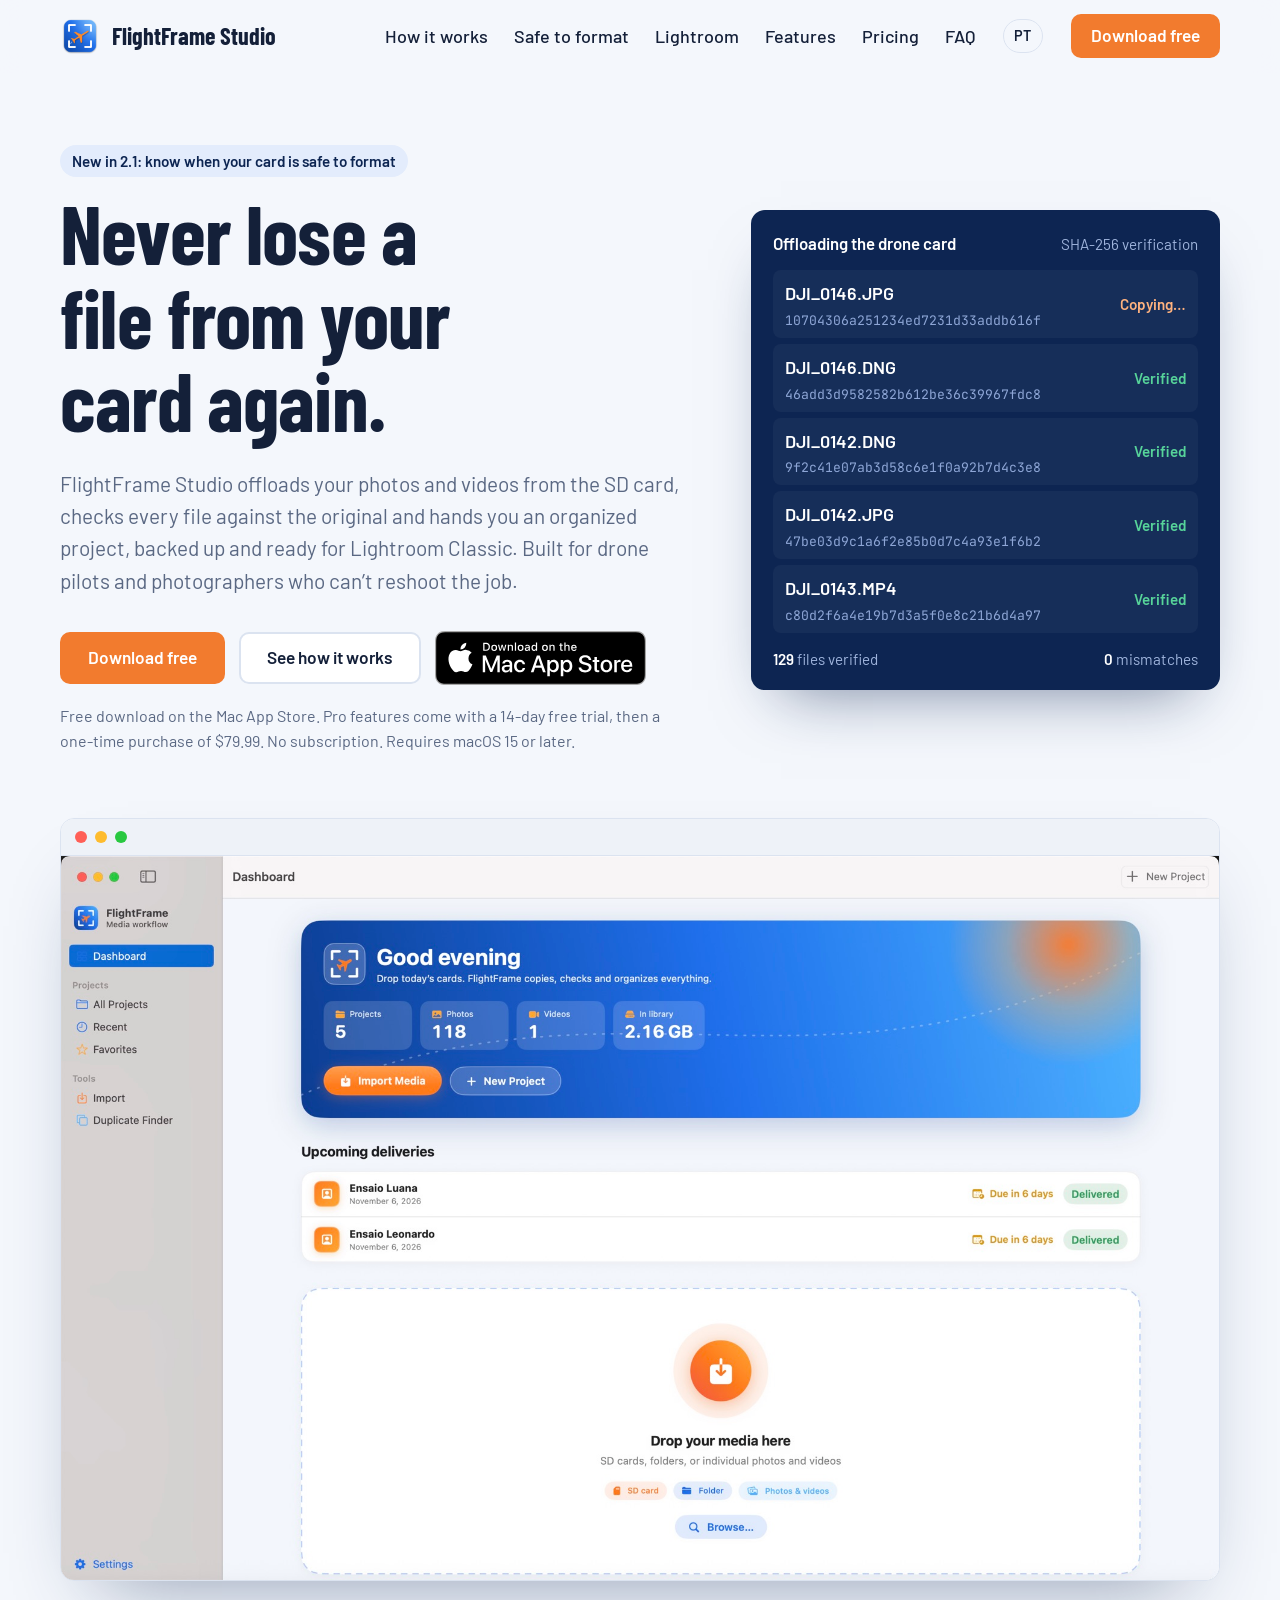
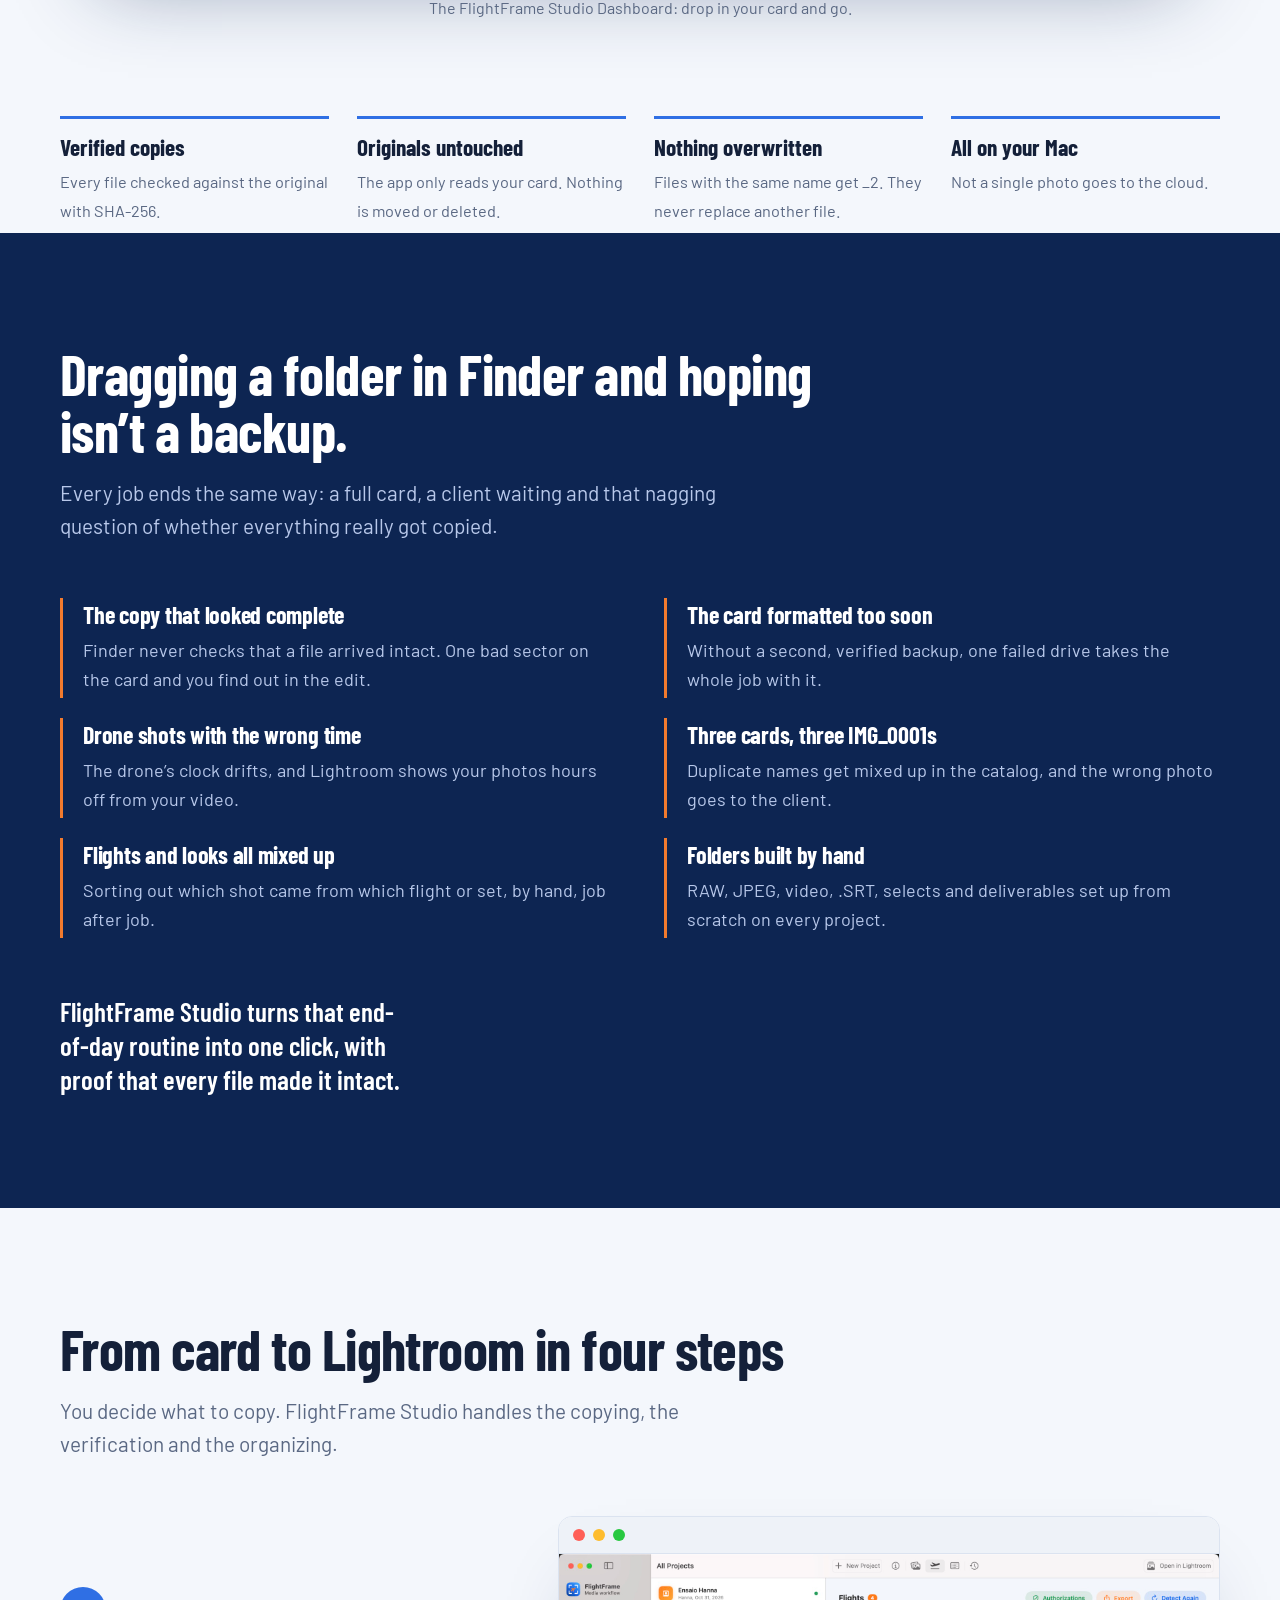
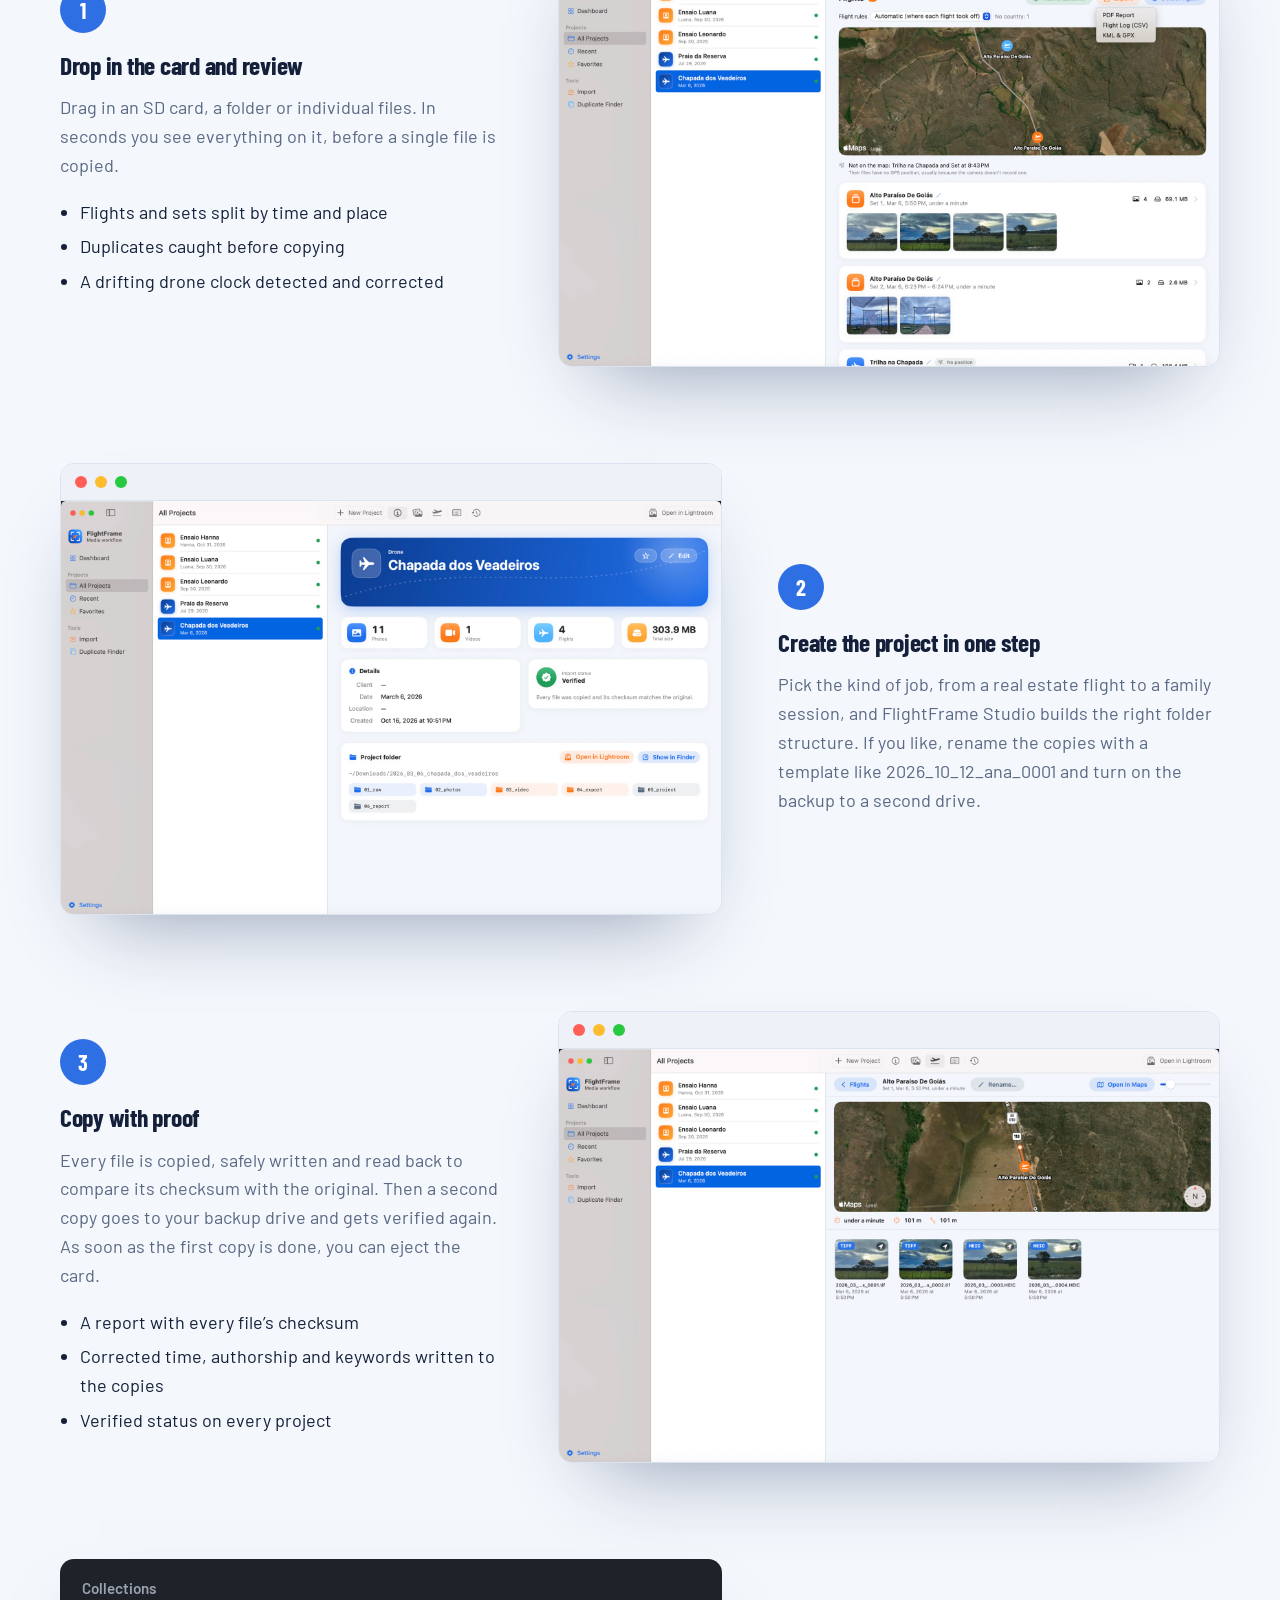
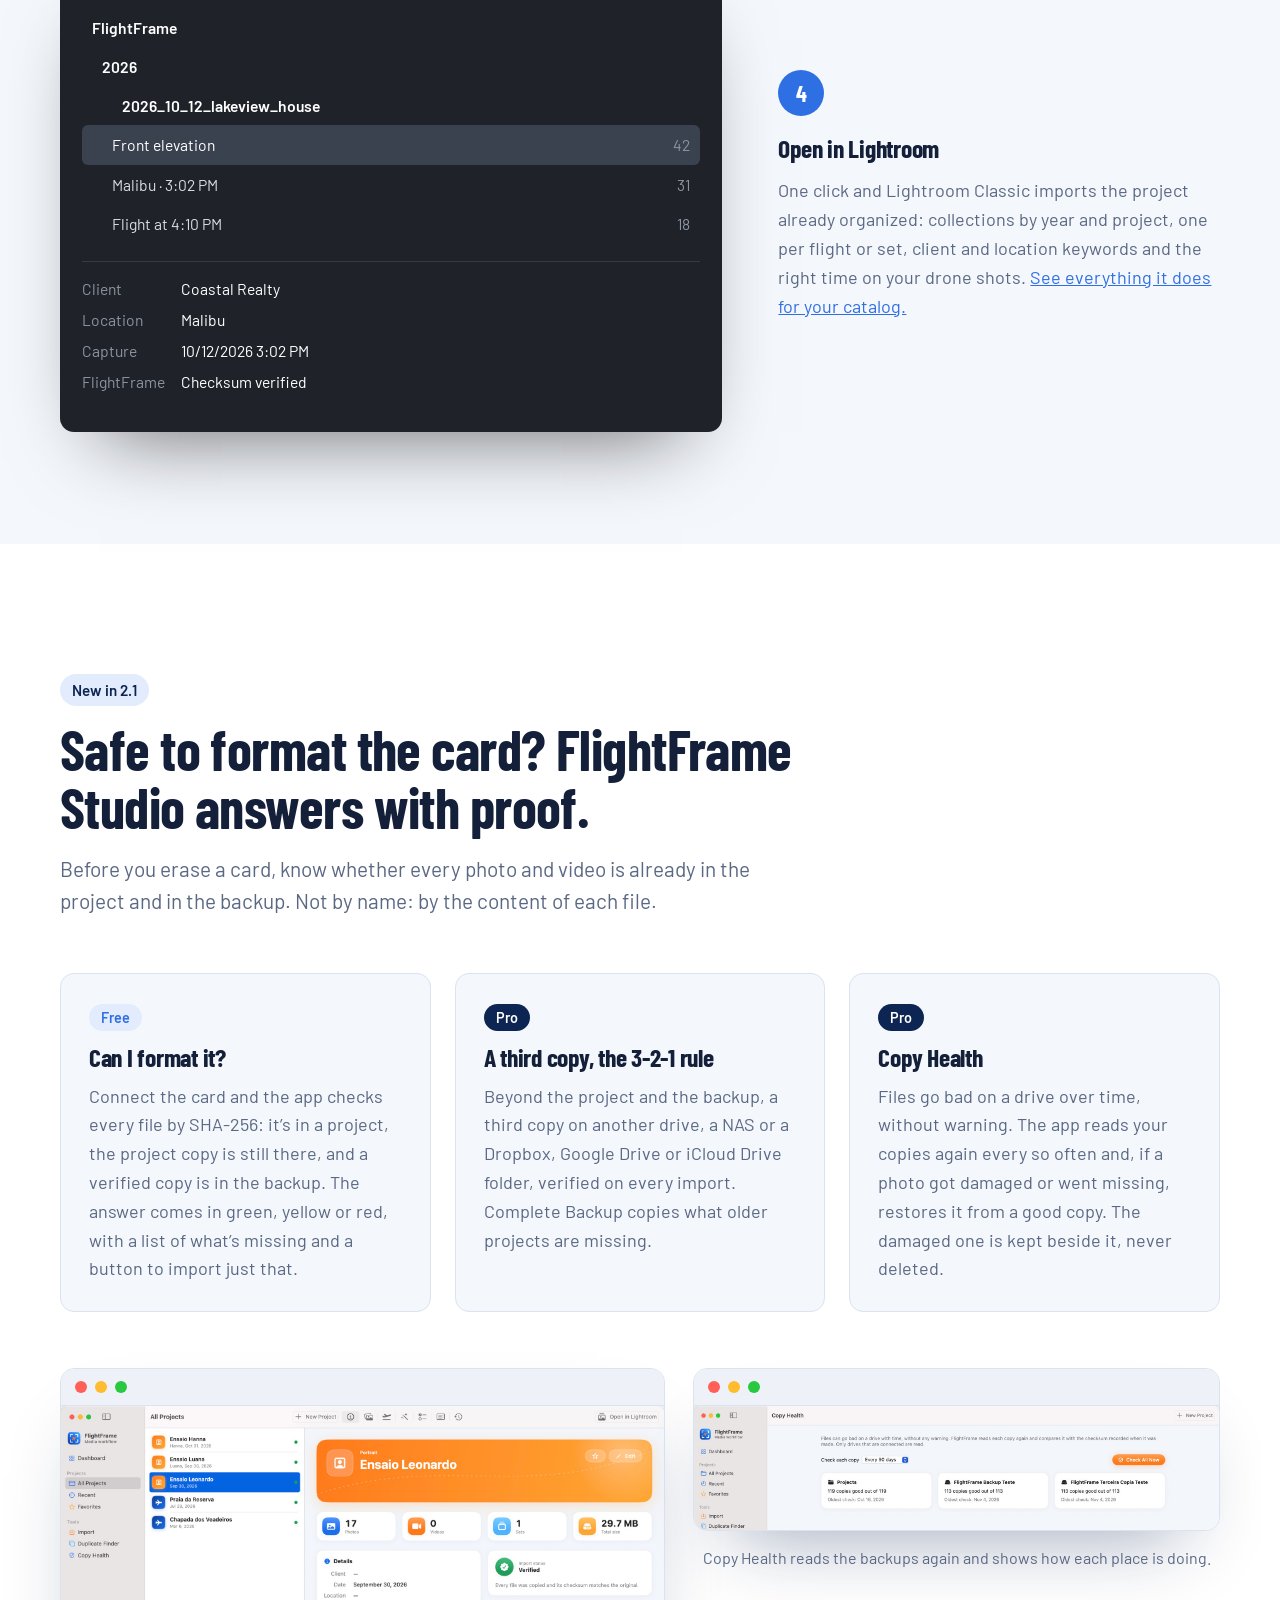
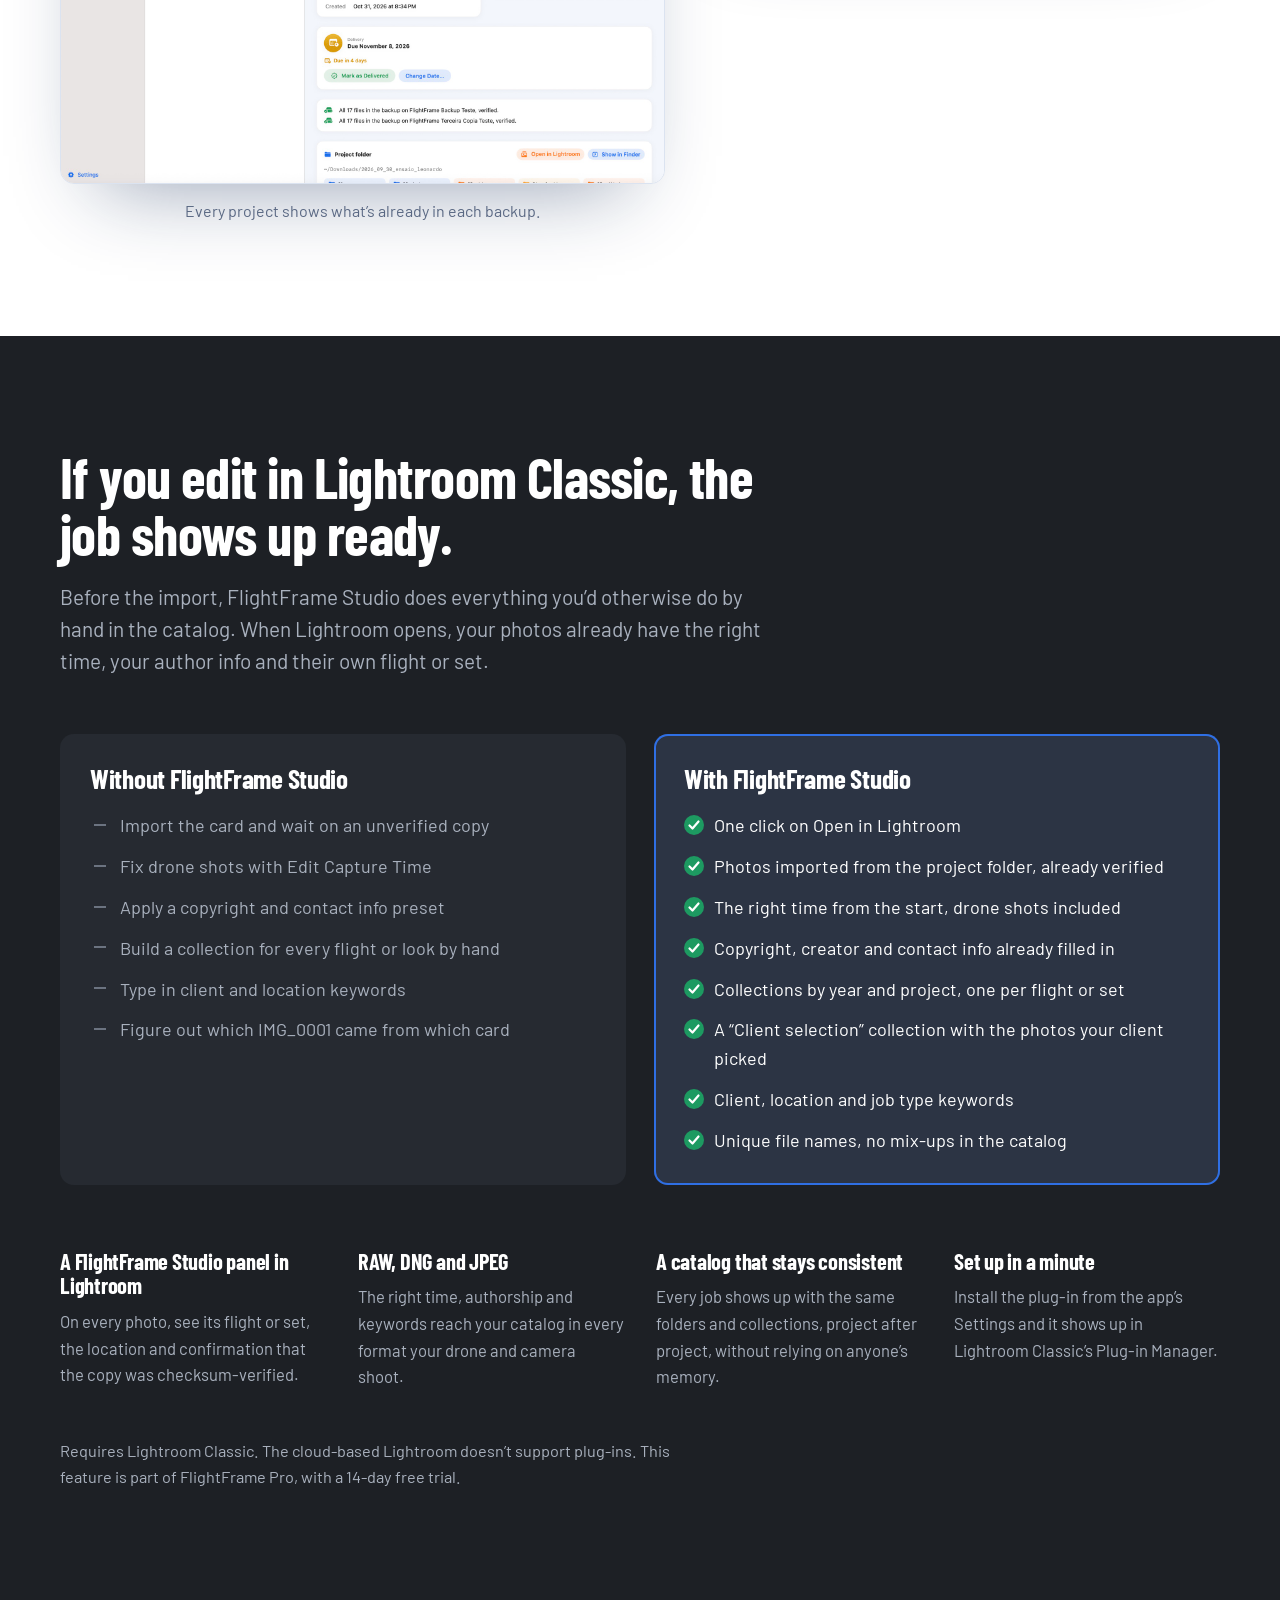
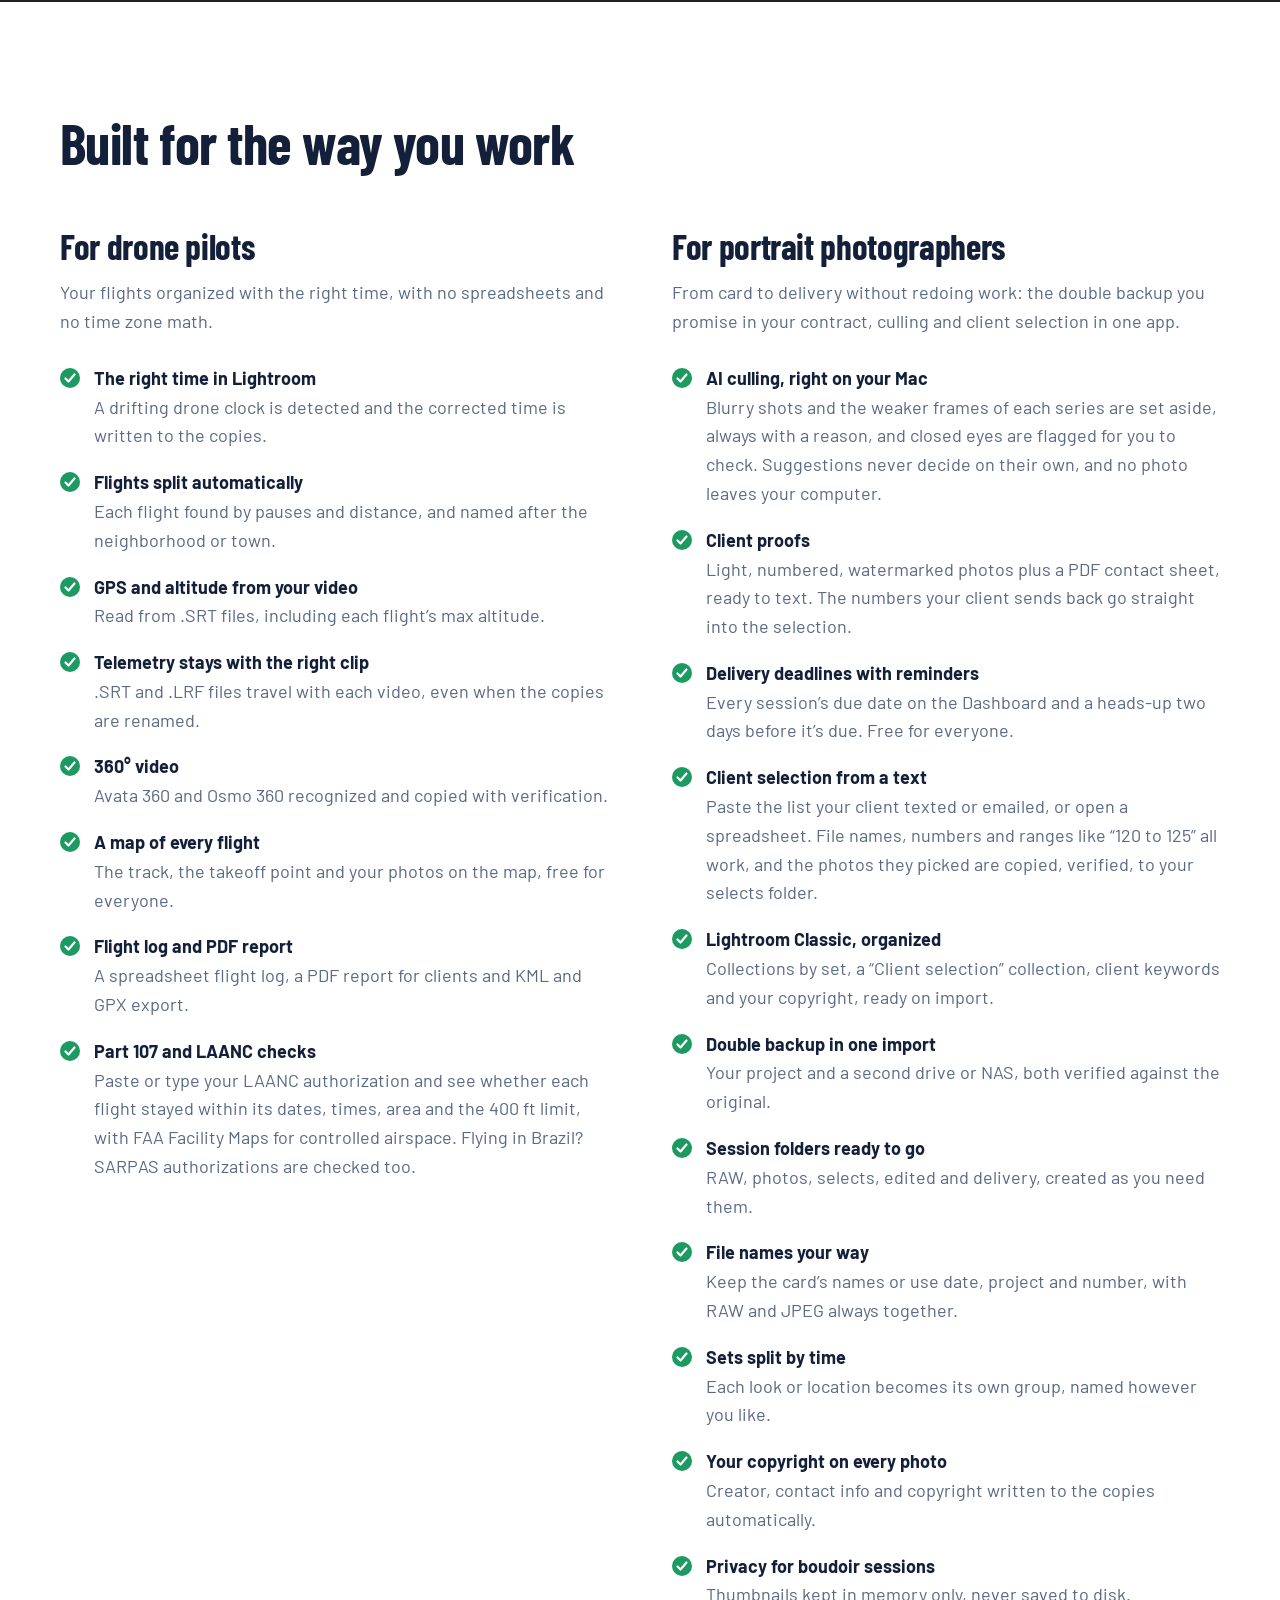
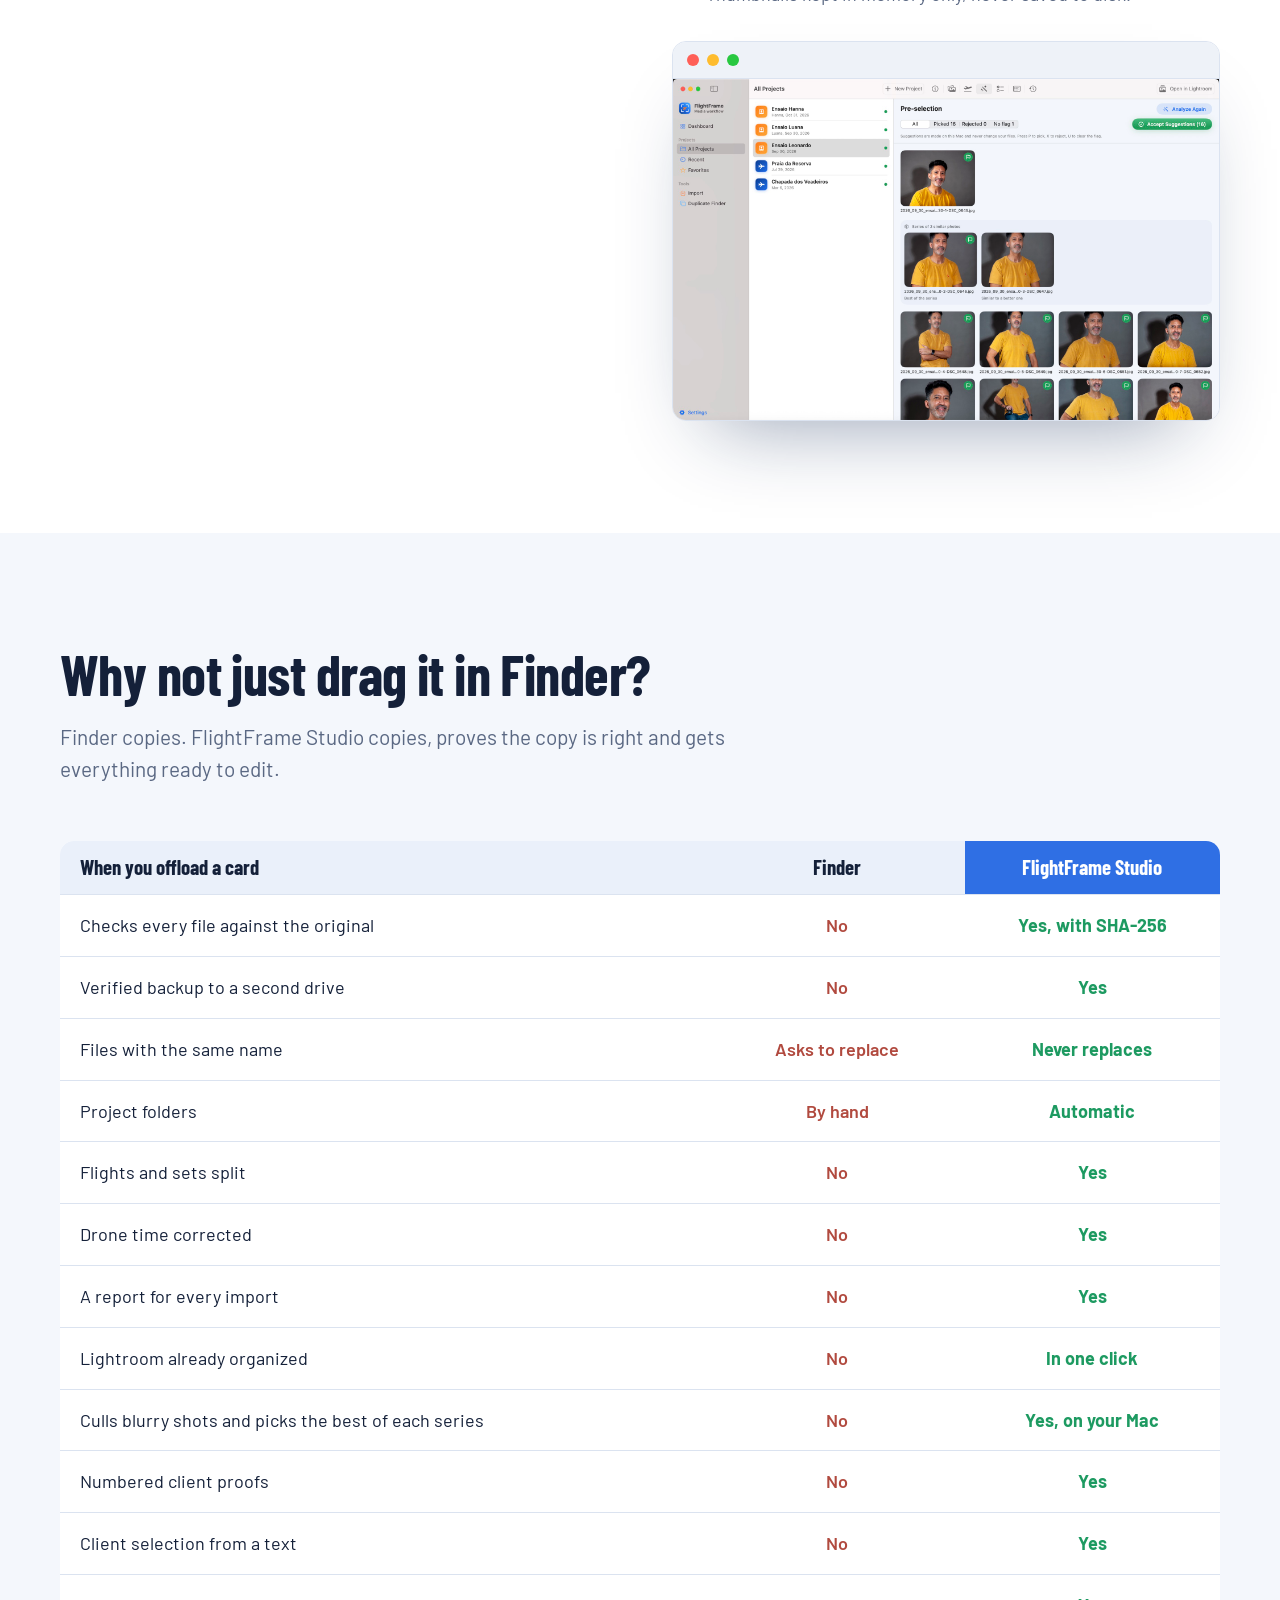
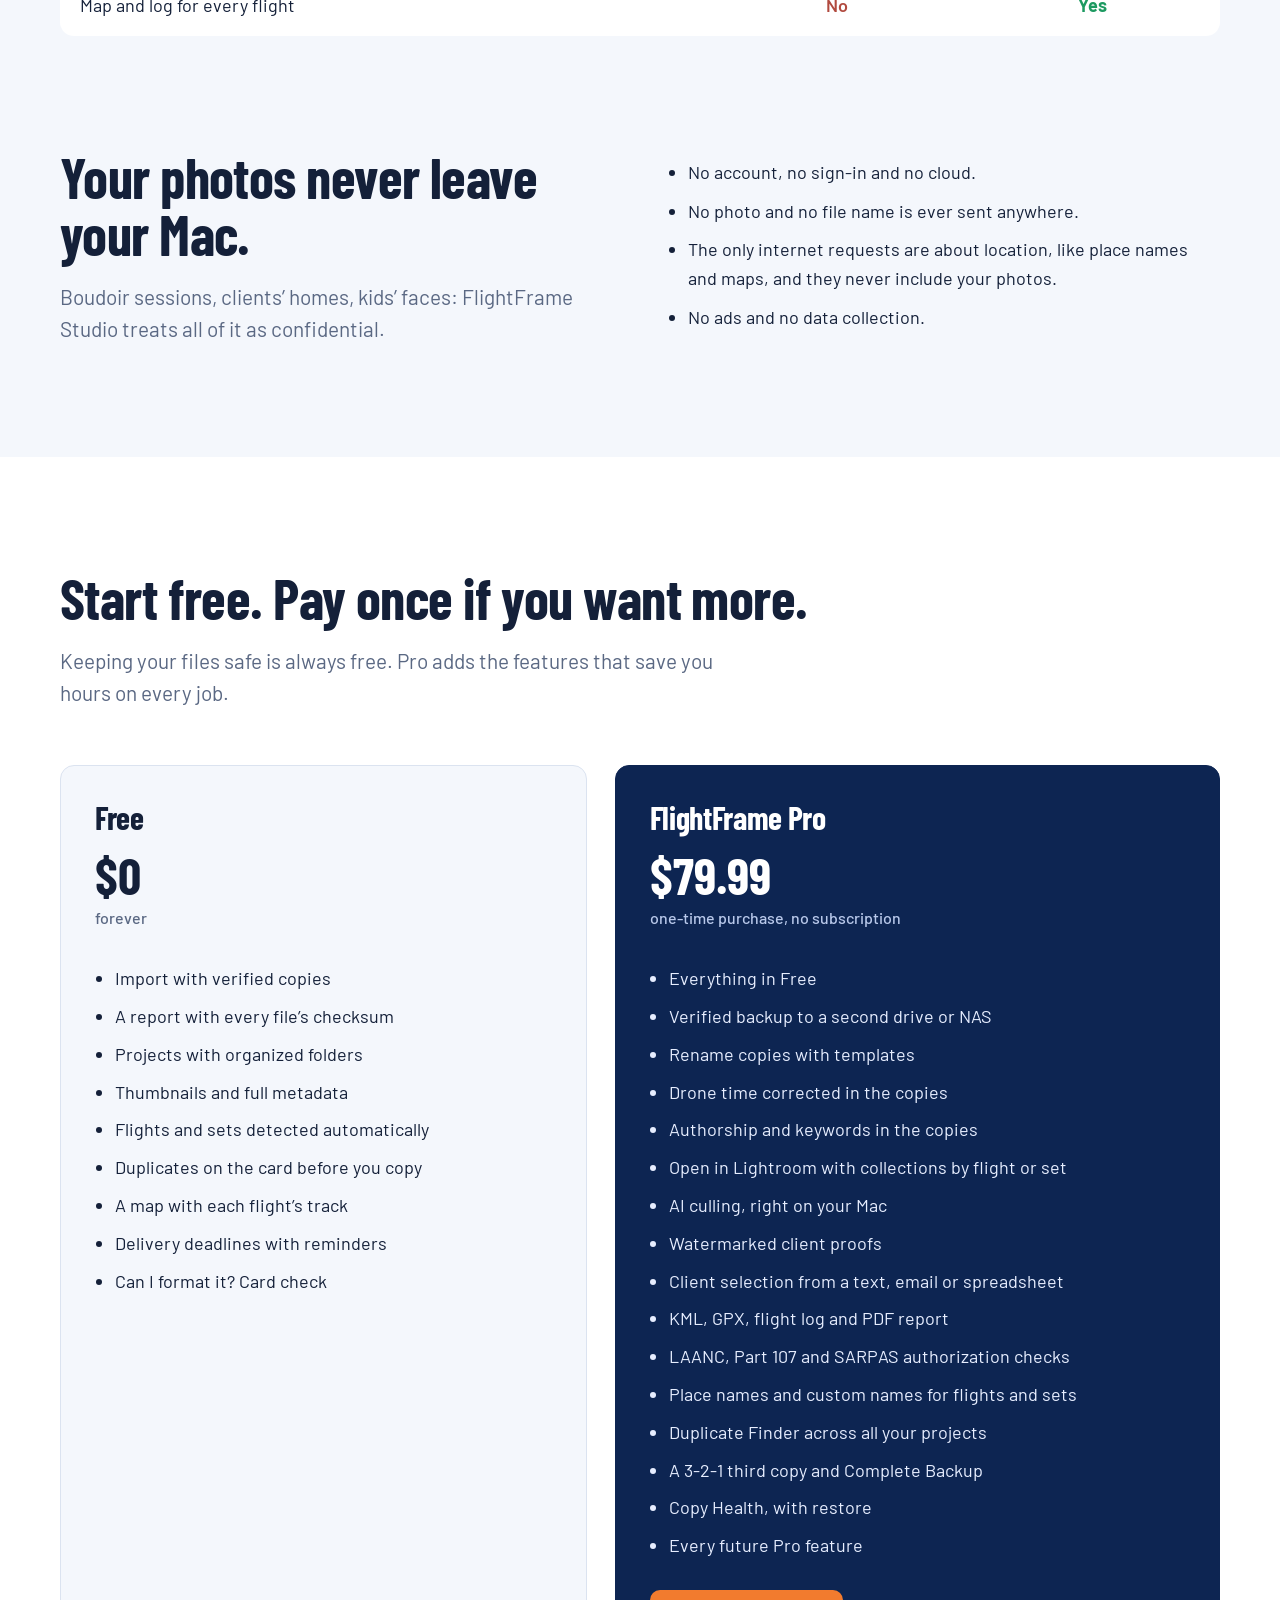
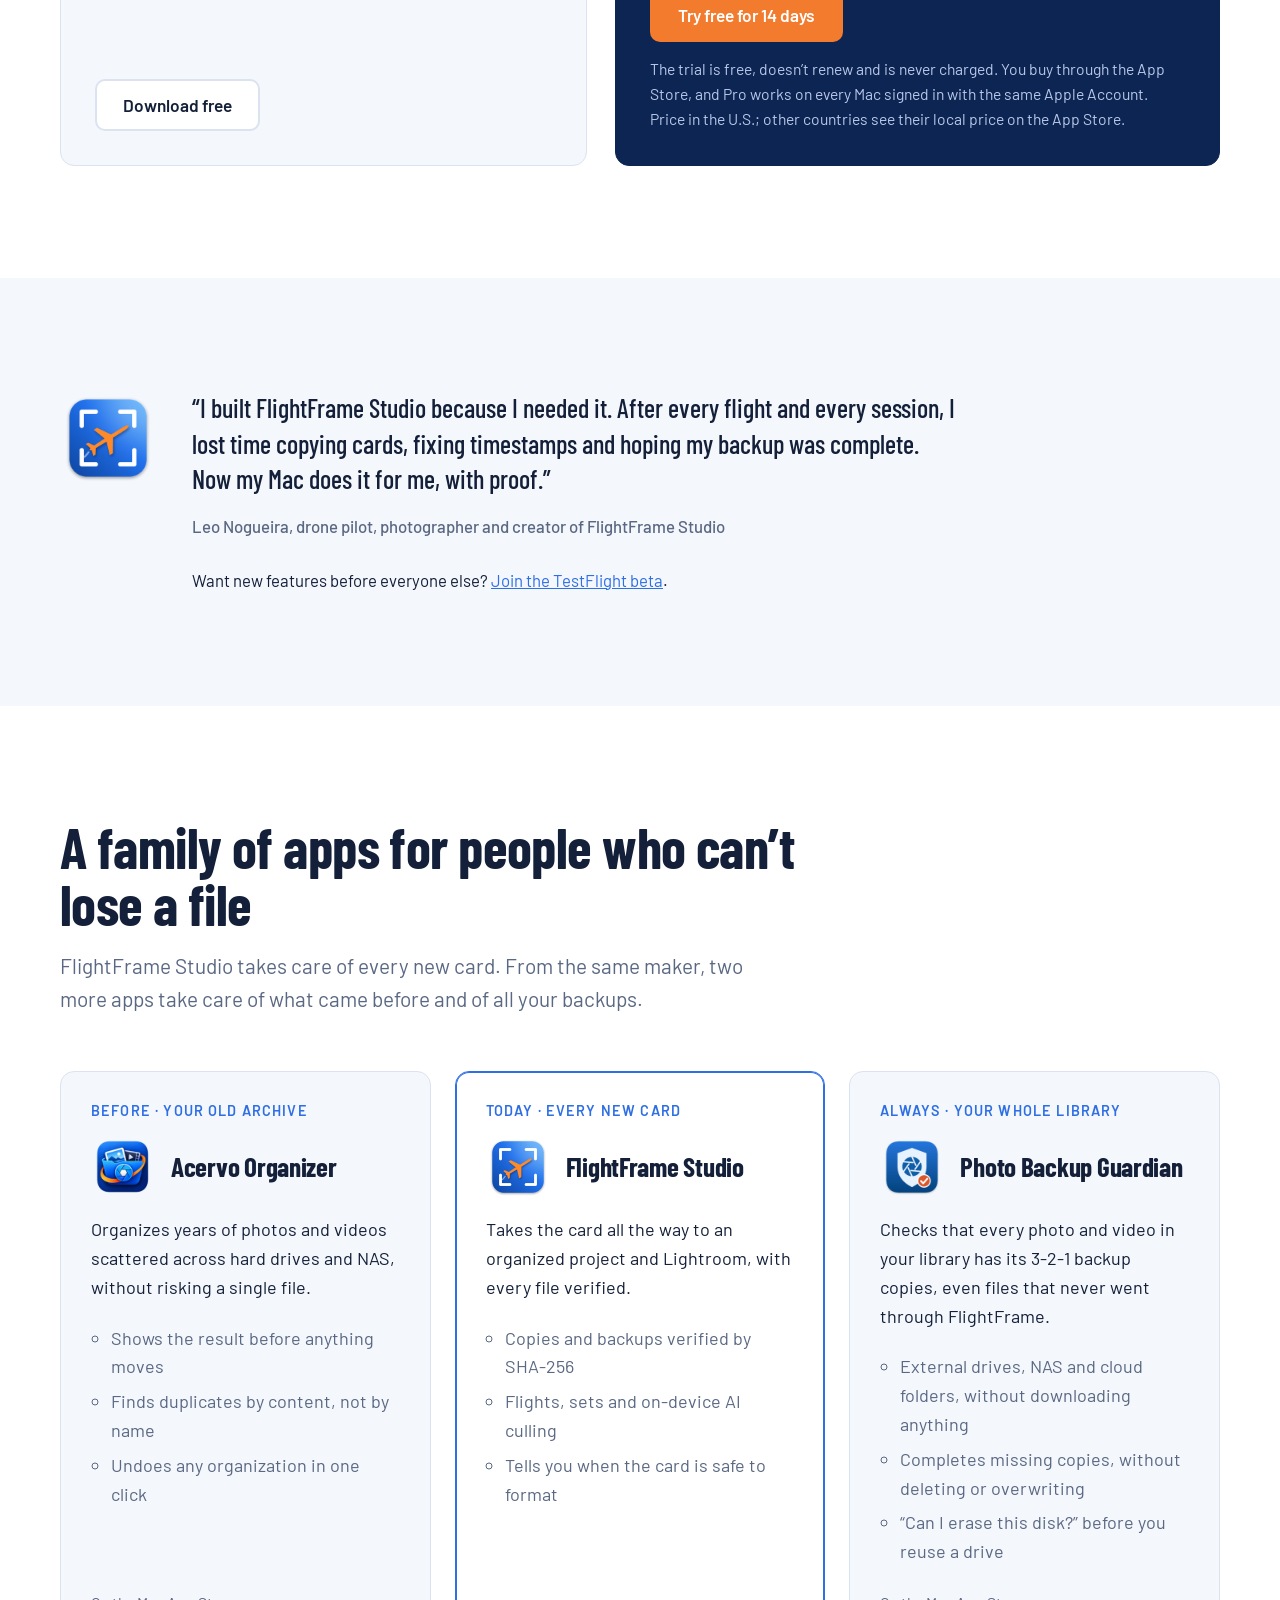
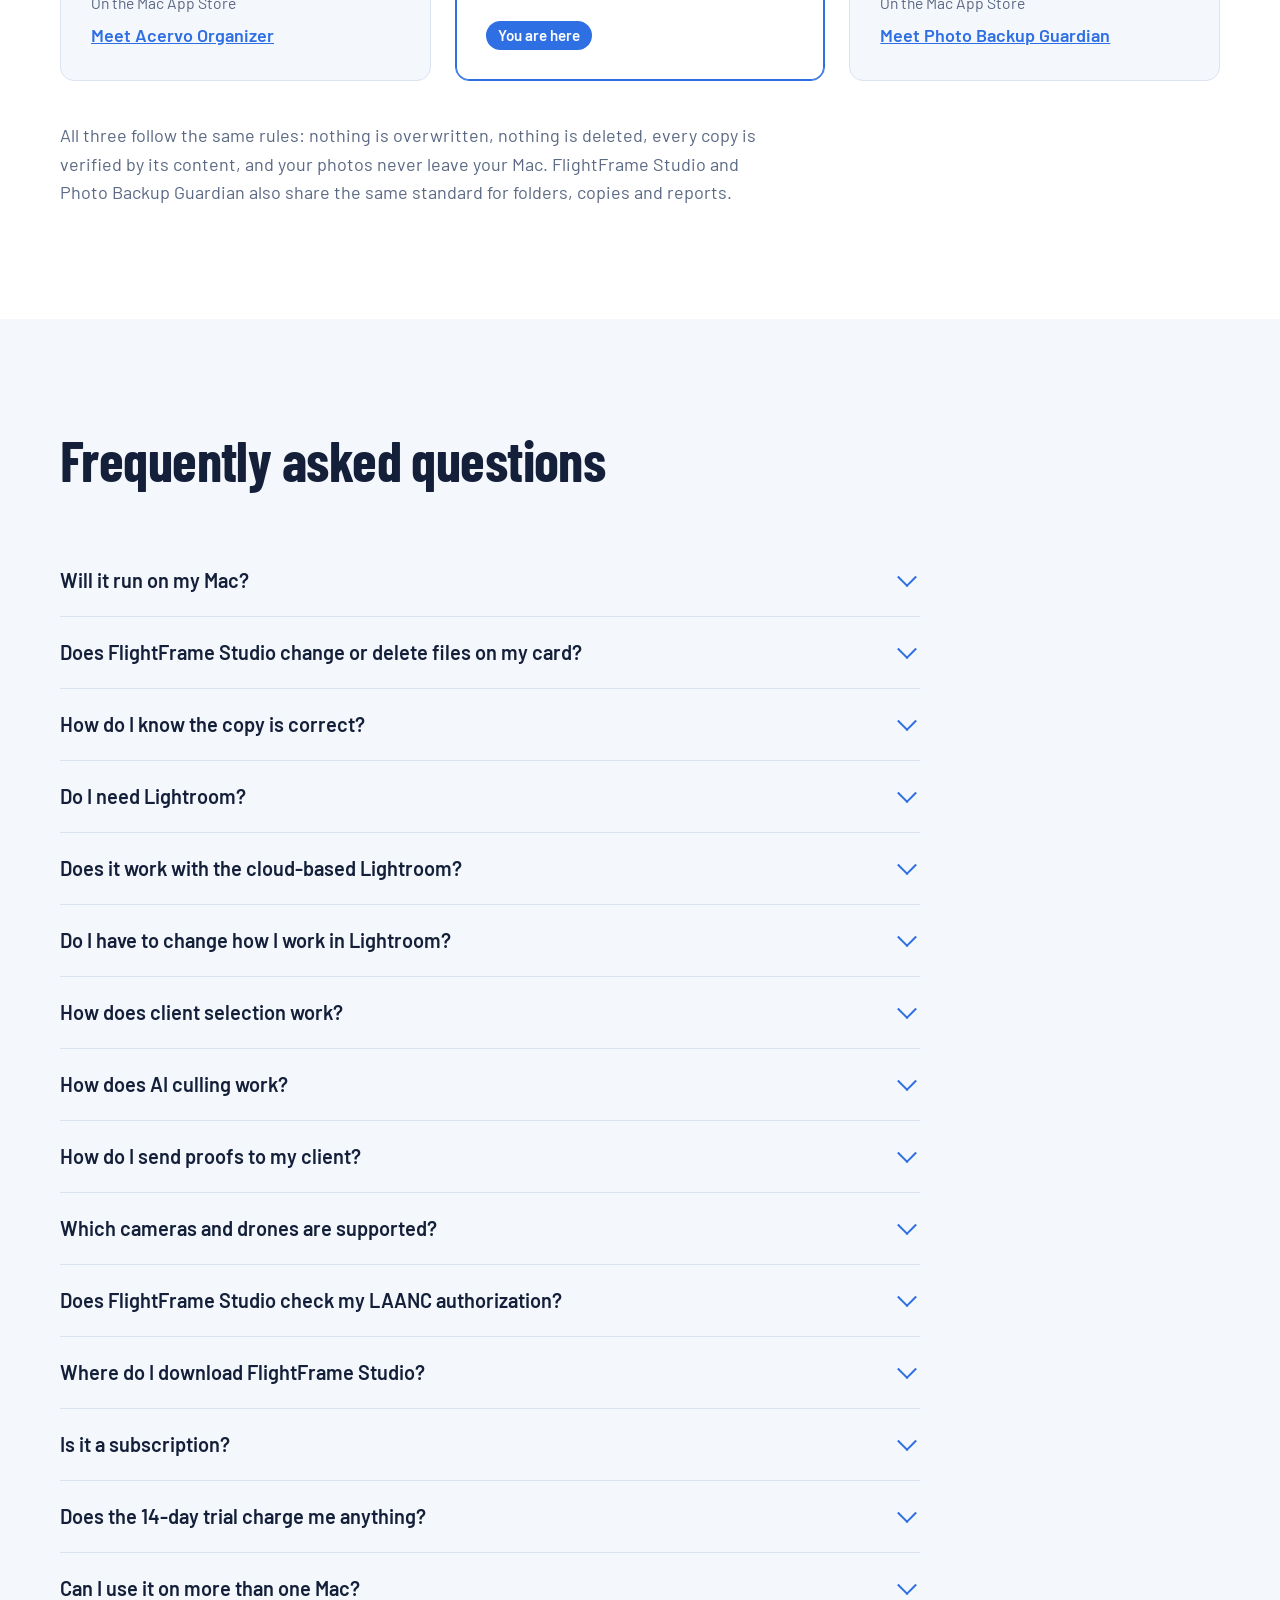
<file: en/index.html>
<!doctype html>
<html lang="en">
<head>
<!-- Google tag (gtag.js) -->
<script async src="https://www.googletagmanager.com/gtag/js?id=AW-18549963218"></script>
<script>
  window.dataLayer = window.dataLayer || [];
  function gtag(){dataLayer.push(arguments);}
  gtag('js', new Date());

  gtag('config', 'AW-18549963218');
</script>
<script>
  // Google Ads conversion "App Store click - FlightFrame": any click on a Mac App Store link.
  // Navigation waits for the event (at most 1 s), so a blocked tag never breaks the link.
  document.addEventListener('click', function (event) {
    var link = event.target.closest && event.target.closest('a[href*="apps.apple.com"]');
    if (!link) return;
    var newTab = event.metaKey || event.ctrlKey || event.shiftKey || event.altKey || link.target === '_blank';
    var gone = false;
    function go() { if (!gone) { gone = true; window.location = link.href; } }
    gtag('event', 'conversion', {
      'send_to': 'AW-18549963218/HikiCJOxvbEdENLzp41F',
      'value': 1.0,
      'currency': 'BRL',
      'transport_type': 'beacon',
      'event_callback': newTab ? undefined : go
    });
    if (newTab) return;
    event.preventDefault();
    setTimeout(go, 1000);
  });
</script>
<meta charset="utf-8">
<meta name="viewport" content="width=device-width, initial-scale=1, viewport-fit=cover">
<title>FlightFrame Studio: verified SD card offload for Mac</title>
<meta name="description" content="Offload your drone or camera card with every file checksum-verified, a backup on a second drive and a project ready for Lightroom Classic. A Mac app, free on the Mac App Store.">
<link rel="canonical" href="https://flightframe.ravendronevideos.com.br/en/">
<link rel="alternate" hreflang="en" href="https://flightframe.ravendronevideos.com.br/en/">
<link rel="alternate" hreflang="pt-BR" href="https://flightframe.ravendronevideos.com.br/">
<link rel="alternate" hreflang="x-default" href="https://flightframe.ravendronevideos.com.br/en/">
<link rel="icon" type="image/png" href="../assets/favicon.png">
<link rel="apple-touch-icon" href="../assets/apple-touch-icon.png">

<!-- Link previews (iMessage, Slack, social) -->
<meta property="og:type" content="website">
<meta property="og:locale" content="en_US">
<meta property="og:locale:alternate" content="pt_BR">
<meta property="og:site_name" content="FlightFrame Studio">
<meta property="og:title" content="FlightFrame Studio: from card to project, every file verified">
<meta property="og:description" content="Checksum-verified copies, a verified backup on a second drive, on-device AI culling, client proofs and delivery deadlines. No cloud, no subscription.">
<meta property="og:url" content="https://flightframe.ravendronevideos.com.br/en/">
<meta property="og:image" content="https://flightframe.ravendronevideos.com.br/assets/en/og-image.jpg">
<meta property="og:image:width" content="1200">
<meta property="og:image:height" content="630">
<meta name="twitter:card" content="summary_large_image">

<link rel="preconnect" href="https://fonts.googleapis.com">
<link rel="preconnect" href="https://fonts.gstatic.com" crossorigin>
<link href="https://fonts.googleapis.com/css2?family=Barlow+Condensed:wght@600;700&family=Barlow:wght@400;500;600&family=JetBrains+Mono:wght@400&display=swap" rel="stylesheet">
<link rel="stylesheet" href="../styles.css?v=2026-11-08b">
<script type="application/ld+json">
{
  "@context": "https://schema.org",
  "@type": "SoftwareApplication",
  "name": "FlightFrame Studio",
  "operatingSystem": "macOS 15 or later",
  "applicationCategory": "PhotographyApplication",
  "description": "Verified SD card offload for Mac, with a verified backup and a project organized for Lightroom Classic.",
  "url": "https://flightframe.ravendronevideos.com.br/en/",
  "downloadUrl": "https://apps.apple.com/us/app/flightframe-studio/id6822035026",
  "image": "https://flightframe.ravendronevideos.com.br/assets/icon.png",
  "inLanguage": "en-US",
  "offers": [
    { "@type": "Offer", "name": "Free download", "price": "0", "priceCurrency": "USD" },
    { "@type": "Offer", "name": "FlightFrame Pro", "price": "79.99", "priceCurrency": "USD" }
  ]
}
</script>
</head>
<body>

<header class="site-header" id="top">
  <div class="wrap">
    <a class="brand" href="#top" aria-label="FlightFrame Studio, home">
      <img src="../assets/icon.png" alt="" width="40" height="40">
      <span>FlightFrame Studio</span>
    </a>
    <nav class="site-nav" aria-label="Sections">
      <a href="#how-it-works">How it works</a>
      <a href="#format">Safe to format</a>
      <a href="#lightroom">Lightroom</a>
      <a href="#features">Features</a>
      <a href="#pricing">Pricing</a>
      <a href="#faq">FAQ</a>
    </nav>
    <a class="lang-link" href="../" hreflang="pt-BR" lang="pt-BR" title="Ver em português">PT</a>
    <a class="btn btn-primary" href="https://apps.apple.com/us/app/flightframe-studio/id6822035026">Download free</a>
  </div>
</header>

<main>

  <!-- Hero -->
  <section class="hero">
    <div class="wrap">
      <div class="hero-grid">
        <div>
          <p class="eyebrow">New in 2.1: know when your card is safe to format</p>
          <h1>Never lose a file from your card again.</h1>
          <p class="lede">FlightFrame Studio offloads your photos and videos from the SD card, checks every file against the original and hands you an organized project, backed up and ready for Lightroom Classic. Built for drone pilots and photographers who can’t reshoot the job.</p>
          <div class="hero-actions">
            <a class="btn btn-primary" href="https://apps.apple.com/us/app/flightframe-studio/id6822035026">Download free</a>
            <a class="btn btn-quiet" href="#how-it-works">See how it works</a>
            <a class="badge-slot" href="https://apps.apple.com/us/app/flightframe-studio/id6822035026">
              <img src="../assets/mac-app-store-badge-en.svg" alt="Download on the Mac App Store" onerror="this.parentElement.hidden = true">
            </a>
          </div>
          <p class="hero-terms">Free download on the Mac App Store. Pro features come with a 14-day free trial, then a one-time purchase of $79.99. No subscription. Requires macOS 15 or later.</p>
        </div>

        <div class="verify-log" aria-label="Example of a verified copy">
          <div class="verify-log-head">
            <strong>Offloading the drone card</strong>
            <span>SHA-256 verification</span>
          </div>
          <ul class="verify-rows" id="verify-rows">
            <li><span class="file">DJI_0142.DNG</span><span class="hash">9f2c41e07ab3d58c6e1f0a92b7d4c3e8</span><span class="state ok">Verified</span></li>
            <li><span class="file">DJI_0142.JPG</span><span class="hash">47be03d9c1a6f2e85b0d7c4a93e1f6b2</span><span class="state ok">Verified</span></li>
            <li><span class="file">DJI_0143.MP4</span><span class="hash">c80d2f6a4e19b7d3a5f0e8c21b6d4a97</span><span class="state ok">Verified</span></li>
            <li><span class="file">DJI_0143.SRT</span><span class="hash">1e7a9c3f5b08d2e64c1a7f9b3d5e0c28</span><span class="state ok">Verified</span></li>
            <li><span class="file">DJI_0144.DNG</span><span class="hash">b5f3e1a8c7d2094f6e3b1a5c8d7f2e04</span><span class="state ok">Verified</span></li>
          </ul>
          <div class="verify-foot">
            <span><b id="verify-count">128</b> files verified</span>
            <span><b>0</b> mismatches</span>
          </div>
        </div>
      </div>

      <figure class="hero-shot">
        <div class="window">
          <div class="window-bar" aria-hidden="true"><i></i><i></i><i></i></div>
          <img src="../assets/en/screen-dashboard.jpg" width="1920" height="1200" alt="FlightFrame Studio Dashboard with the drop area for a card and recent verified projects">
        </div>
        <figcaption class="shot-caption">The FlightFrame Studio Dashboard: drop in your card and go.</figcaption>
      </figure>
    </div>
  </section>

  <!-- Promises -->
  <section class="promises" aria-label="Guarantees">
    <div class="wrap">
      <ul class="promise-list">
        <li><strong>Verified copies</strong><span>Every file checked against the original with SHA-256.</span></li>
        <li><strong>Originals untouched</strong><span>The app only reads your card. Nothing is moved or deleted.</span></li>
        <li><strong>Nothing overwritten</strong><span>Files with the same name get _2. They never replace another file.</span></li>
        <li><strong>All on your Mac</strong><span>Not a single photo goes to the cloud.</span></li>
      </ul>
    </div>
  </section>

  <!-- Problem -->
  <section class="section problem">
    <div class="wrap">
      <div class="section-head">
        <h2>Dragging a folder in Finder and hoping isn’t a backup.</h2>
        <p class="lede">Every job ends the same way: a full card, a client waiting and that nagging question of whether everything really got copied.</p>
      </div>
      <div class="pain-grid">
        <div class="pain"><h3>The copy that looked complete</h3><p>Finder never checks that a file arrived intact. One bad sector on the card and you find out in the edit.</p></div>
        <div class="pain"><h3>The card formatted too soon</h3><p>Without a second, verified backup, one failed drive takes the whole job with it.</p></div>
        <div class="pain"><h3>Drone shots with the wrong time</h3><p>The drone’s clock drifts, and Lightroom shows your photos hours off from your video.</p></div>
        <div class="pain"><h3>Three cards, three IMG_0001s</h3><p>Duplicate names get mixed up in the catalog, and the wrong photo goes to the client.</p></div>
        <div class="pain"><h3>Flights and looks all mixed up</h3><p>Sorting out which shot came from which flight or set, by hand, job after job.</p></div>
        <div class="pain"><h3>Folders built by hand</h3><p>RAW, JPEG, video, .SRT, selects and deliverables set up from scratch on every project.</p></div>
      </div>
      <p class="problem-close">FlightFrame Studio turns that end-of-day routine into one click, with proof that every file made it intact.</p>
    </div>
  </section>

  <!-- How it works -->
  <section class="section" id="how-it-works">
    <div class="wrap">
      <div class="section-head">
        <h2>From card to Lightroom in four steps</h2>
        <p class="lede">You decide what to copy. FlightFrame Studio handles the copying, the verification and the organizing.</p>
      </div>

      <div class="steps">
        <article class="step">
          <div class="step-text">
            <span class="step-num" aria-hidden="true">1</span>
            <h3>Drop in the card and review</h3>
            <p>Drag in an SD card, a folder or individual files. In seconds you see everything on it, before a single file is copied.</p>
            <ul>
              <li>Flights and sets split by time and place</li>
              <li>Duplicates caught before copying</li>
              <li>A drifting drone clock detected and corrected</li>
            </ul>
          </div>
          <div class="window">
            <div class="window-bar" aria-hidden="true"><i></i><i></i><i></i></div>
            <img src="../assets/en/screen-flights.jpg" width="1920" height="1200" loading="lazy" alt="A drone project’s flights on a map, each one named after where it took off">
          </div>
        </article>

        <article class="step">
          <div class="step-text">
            <span class="step-num" aria-hidden="true">2</span>
            <h3>Create the project in one step</h3>
            <p>Pick the kind of job, from a real estate flight to a family session, and FlightFrame Studio builds the right folder structure. If you like, rename the copies with a template like 2026_10_12_ana_0001 and turn on the backup to a second drive.</p>
          </div>
          <div class="window">
            <div class="window-bar" aria-hidden="true"><i></i><i></i><i></i></div>
            <img src="../assets/en/screen-project.jpg" width="1920" height="1200" loading="lazy" alt="A project with Verified status and the folders FlightFrame Studio created">
          </div>
        </article>

        <article class="step">
          <div class="step-text">
            <span class="step-num" aria-hidden="true">3</span>
            <h3>Copy with proof</h3>
            <p>Every file is copied, safely written and read back to compare its checksum with the original. Then a second copy goes to your backup drive and gets verified again. As soon as the first copy is done, you can eject the card.</p>
            <ul>
              <li>A report with every file’s checksum</li>
              <li>Corrected time, authorship and keywords written to the copies</li>
              <li>Verified status on every project</li>
            </ul>
          </div>
          <div class="window">
            <div class="window-bar" aria-hidden="true"><i></i><i></i><i></i></div>
            <img src="../assets/en/screen-flight.jpg" width="1920" height="1200" loading="lazy" alt="One flight with its track on the map and the verified photos taken on it">
          </div>
        </article>

        <article class="step">
          <div class="step-text">
            <span class="step-num" aria-hidden="true">4</span>
            <h3>Open in Lightroom</h3>
            <p>One click and Lightroom Classic imports the project already organized: collections by year and project, one per flight or set, client and location keywords and the right time on your drone shots. <a href="#lightroom">See everything it does for your catalog.</a></p>
          </div>
          <div class="lr-panel" role="img" aria-label="Illustration of the collections created in Lightroom Classic">
            <h4>Collections</h4>
            <ul class="lr-tree">
              <li class="set">FlightFrame</li>
              <li class="set" style="padding-left:20px">2026</li>
              <li class="set" style="padding-left:40px">2026_10_12_lakeview_house</li>
              <li class="col active">Front elevation <span>42</span></li>
              <li class="col">Malibu · 3:02 PM <span>31</span></li>
              <li class="col">Flight at 4:10 PM <span>18</span></li>
            </ul>
            <dl class="lr-meta">
              <dt>Client</dt><dd>Coastal Realty</dd>
              <dt>Location</dt><dd>Malibu</dd>
              <dt>Capture</dt><dd>10/12/2026 3:02 PM</dd>
              <dt>FlightFrame</dt><dd>Checksum verified</dd>
            </dl>
          </div>
        </article>
      </div>
    </div>
  </section>

  <!-- Can I format it? (2.1) -->
  <section class="section format" id="format">
    <div class="wrap">
      <div class="section-head">
        <p class="eyebrow">New in 2.1</p>
        <h2>Safe to format the card? FlightFrame Studio answers with proof.</h2>
        <p class="lede">Before you erase a card, know whether every photo and video is already in the project and in the backup. Not by name: by the content of each file.</p>
      </div>
      <ol class="format-grid">
        <li class="format-card">
          <span class="format-plan">Free</span>
          <h3>Can I format it?</h3>
          <p>Connect the card and the app checks every file by SHA-256: it’s in a project, the project copy is still there, and a verified copy is in the backup. The answer comes in green, yellow or red, with a list of what’s missing and a button to import just that.</p>
        </li>
        <li class="format-card">
          <span class="format-plan pro">Pro</span>
          <h3>A third copy, the 3-2-1 rule</h3>
          <p>Beyond the project and the backup, a third copy on another drive, a NAS or a Dropbox, Google Drive or iCloud Drive folder, verified on every import. Complete Backup copies what older projects are missing.</p>
        </li>
        <li class="format-card">
          <span class="format-plan pro">Pro</span>
          <h3>Copy Health</h3>
          <p>Files go bad on a drive over time, without warning. The app reads your copies again every so often and, if a photo got damaged or went missing, restores it from a good copy. The damaged one is kept beside it, never deleted.</p>
        </li>
      </ol>
      <div class="format-shots">
        <figure>
          <div class="window">
            <div class="window-bar" aria-hidden="true"><i></i><i></i><i></i></div>
            <img src="../assets/en/screen-backup-status.jpg" width="1920" height="1200" loading="lazy" alt="A session’s Overview with its backup card: 17 files verified in the backup and 17 in the third copy">
          </div>
          <figcaption class="shot-caption">Every project shows what’s already in each backup.</figcaption>
        </figure>
        <figure>
          <div class="window">
            <div class="window-bar" aria-hidden="true"><i></i><i></i><i></i></div>
            <img src="../assets/en/screen-copy-health.jpg" width="1920" height="452" loading="lazy" alt="Copy Health with the state of the project, the backup and the third copy">
          </div>
          <figcaption class="shot-caption">Copy Health reads the backups again and shows how each place is doing.</figcaption>
        </figure>
      </div>
    </div>
  </section>

  <!-- Lightroom Classic -->
  <section class="section lightroom" id="lightroom">
    <div class="wrap">
      <div class="section-head">
        <h2>If you edit in Lightroom Classic, the job shows up ready.</h2>
        <p class="lede">Before the import, FlightFrame Studio does everything you’d otherwise do by hand in the catalog. When Lightroom opens, your photos already have the right time, your author info and their own flight or set.</p>
      </div>

      <div class="ba-grid">
        <div class="ba-col before">
          <h3>Without FlightFrame Studio</h3>
          <ul>
            <li>Import the card and wait on an unverified copy</li>
            <li>Fix drone shots with Edit Capture Time</li>
            <li>Apply a copyright and contact info preset</li>
            <li>Build a collection for every flight or look by hand</li>
            <li>Type in client and location keywords</li>
            <li>Figure out which IMG_0001 came from which card</li>
          </ul>
        </div>
        <div class="ba-col after">
          <h3>With FlightFrame Studio</h3>
          <ul>
            <li>One click on Open in Lightroom</li>
            <li>Photos imported from the project folder, already verified</li>
            <li>The right time from the start, drone shots included</li>
            <li>Copyright, creator and contact info already filled in</li>
            <li>Collections by year and project, one per flight or set</li>
            <li>A “Client selection” collection with the photos your client picked</li>
            <li>Client, location and job type keywords</li>
            <li>Unique file names, no mix-ups in the catalog</li>
          </ul>
        </div>
      </div>

      <div class="lr-benefits">
        <div>
          <h3>A FlightFrame Studio panel in Lightroom</h3>
          <p>On every photo, see its flight or set, the location and confirmation that the copy was checksum-verified.</p>
        </div>
        <div>
          <h3>RAW, DNG and JPEG</h3>
          <p>The right time, authorship and keywords reach your catalog in every format your drone and camera shoot.</p>
        </div>
        <div>
          <h3>A catalog that stays consistent</h3>
          <p>Every job shows up with the same folders and collections, project after project, without relying on anyone’s memory.</p>
        </div>
        <div>
          <h3>Set up in a minute</h3>
          <p>Install the plug-in from the app’s Settings and it shows up in Lightroom Classic’s Plug-in Manager.</p>
        </div>
      </div>
      <p class="lr-note">Requires Lightroom Classic. The cloud-based Lightroom doesn’t support plug-ins. This feature is part of FlightFrame Pro, with a 14-day free trial.</p>
    </div>
  </section>

  <!-- Audiences -->
  <section class="section audiences" id="features">
    <div class="wrap">
      <div class="section-head">
        <h2>Built for the way you work</h2>
      </div>
      <div class="aud-grid">
        <div class="aud">
          <h3>For drone pilots</h3>
          <p>Your flights organized with the right time, with no spreadsheets and no time zone math.</p>
          <ul class="benefits">
            <li><strong>The right time in Lightroom</strong><span>A drifting drone clock is detected and the corrected time is written to the copies.</span></li>
            <li><strong>Flights split automatically</strong><span>Each flight found by pauses and distance, and named after the neighborhood or town.</span></li>
            <li><strong>GPS and altitude from your video</strong><span>Read from .SRT files, including each flight’s max altitude.</span></li>
            <li><strong>Telemetry stays with the right clip</strong><span>.SRT and .LRF files travel with each video, even when the copies are renamed.</span></li>
            <li><strong>360° video</strong><span>Avata 360 and Osmo 360 recognized and copied with verification.</span></li>
            <li><strong>A map of every flight</strong><span>The track, the takeoff point and your photos on the map, free for everyone.</span></li>
            <li><strong>Flight log and PDF report</strong><span>A spreadsheet flight log, a PDF report for clients and KML and GPX export.</span></li>
            <li><strong>Part 107 and LAANC checks</strong><span>Paste or type your LAANC authorization and see whether each flight stayed within its dates, times, area and the 400 ft limit, with FAA Facility Maps for controlled airspace. Flying in Brazil? SARPAS authorizations are checked too.</span></li>
          </ul>
        </div>
        <div class="aud">
          <h3>For portrait photographers</h3>
          <p>From card to delivery without redoing work: the double backup you promise in your contract, culling and client selection in one app.</p>
          <ul class="benefits">
            <li><strong>AI culling, right on your Mac</strong><span>Blurry shots and the weaker frames of each series are set aside, always with a reason, and closed eyes are flagged for you to check. Suggestions never decide on their own, and no photo leaves your computer.</span></li>
            <li><strong>Client proofs</strong><span>Light, numbered, watermarked photos plus a PDF contact sheet, ready to text. The numbers your client sends back go straight into the selection.</span></li>
            <li><strong>Delivery deadlines with reminders</strong><span>Every session’s due date on the Dashboard and a heads-up two days before it’s due. Free for everyone.</span></li>
            <li><strong>Client selection from a text</strong><span>Paste the list your client texted or emailed, or open a spreadsheet. File names, numbers and ranges like “120 to 125” all work, and the photos they picked are copied, verified, to your selects folder.</span></li>
            <li><strong>Lightroom Classic, organized</strong><span>Collections by set, a “Client selection” collection, client keywords and your copyright, ready on import.</span></li>
            <li><strong>Double backup in one import</strong><span>Your project and a second drive or NAS, both verified against the original.</span></li>
            <li><strong>Session folders ready to go</strong><span>RAW, photos, selects, edited and delivery, created as you need them.</span></li>
            <li><strong>File names your way</strong><span>Keep the card’s names or use date, project and number, with RAW and JPEG always together.</span></li>
            <li><strong>Sets split by time</strong><span>Each look or location becomes its own group, named however you like.</span></li>
            <li><strong>Your copyright on every photo</strong><span>Creator, contact info and copyright written to the copies automatically.</span></li>
            <li><strong>Privacy for boudoir sessions</strong><span>Thumbnails kept in memory only, never saved to disk.</span></li>
          </ul>
          <div class="window aud-shot">
            <div class="window-bar" aria-hidden="true"><i></i><i></i><i></i></div>
            <img src="../assets/en/screen-preselection.jpg" width="1920" height="1200" loading="lazy" alt="Culling a portrait session, with the picks, a series of similar shots and the best of each series">
          </div>
        </div>
      </div>
    </div>
  </section>

  <!-- Comparison -->
  <section class="section">
    <div class="wrap">
      <div class="section-head">
        <h2>Why not just drag it in Finder?</h2>
        <p class="lede">Finder copies. FlightFrame Studio copies, proves the copy is right and gets everything ready to edit.</p>
      </div>
      <div class="compare-wrap">
        <table class="compare">
          <thead>
            <tr><th scope="col">When you offload a card</th><th scope="col">Finder</th><th scope="col">FlightFrame Studio</th></tr>
          </thead>
          <tbody>
            <tr><td>Checks every file against the original</td><td class="no">No</td><td class="yes">Yes, with SHA-256</td></tr>
            <tr><td>Verified backup to a second drive</td><td class="no">No</td><td class="yes">Yes</td></tr>
            <tr><td>Files with the same name</td><td class="no">Asks to replace</td><td class="yes">Never replaces</td></tr>
            <tr><td>Project folders</td><td class="no">By hand</td><td class="yes">Automatic</td></tr>
            <tr><td>Flights and sets split</td><td class="no">No</td><td class="yes">Yes</td></tr>
            <tr><td>Drone time corrected</td><td class="no">No</td><td class="yes">Yes</td></tr>
            <tr><td>A report for every import</td><td class="no">No</td><td class="yes">Yes</td></tr>
            <tr><td>Lightroom already organized</td><td class="no">No</td><td class="yes">In one click</td></tr>
            <tr><td>Culls blurry shots and picks the best of each series</td><td class="no">No</td><td class="yes">Yes, on your Mac</td></tr>
            <tr><td>Numbered client proofs</td><td class="no">No</td><td class="yes">Yes</td></tr>
            <tr><td>Client selection from a text</td><td class="no">No</td><td class="yes">Yes</td></tr>
            <tr><td>Map and log for every flight</td><td class="no">No</td><td class="yes">Yes</td></tr>
          </tbody>
        </table>
      </div>
    </div>
  </section>

  <!-- Privacy -->
  <section class="section" style="padding-top:0">
    <div class="wrap privacy-band">
      <div>
        <h2>Your photos never leave your Mac.</h2>
        <p class="lede" style="margin-top:18px">Boudoir sessions, clients’ homes, kids’ faces: FlightFrame Studio treats all of it as confidential.</p>
      </div>
      <ul>
        <li>No account, no sign-in and no cloud.</li>
        <li>No photo and no file name is ever sent anywhere.</li>
        <li>The only internet requests are about location, like place names and maps, and they never include your photos.</li>
        <li>No ads and no data collection.</li>
      </ul>
    </div>
  </section>

  <!-- Pricing -->
  <section class="section pricing" id="pricing">
    <div class="wrap">
      <div class="section-head">
        <h2>Start free. Pay once if you want more.</h2>
        <p class="lede">Keeping your files safe is always free. Pro adds the features that save you hours on every job.</p>
      </div>
      <div class="plans">
        <div class="plan">
          <h3>Free</h3>
          <p class="price">$0<small>forever</small></p>
          <ul>
            <li>Import with verified copies</li>
            <li>A report with every file’s checksum</li>
            <li>Projects with organized folders</li>
            <li>Thumbnails and full metadata</li>
            <li>Flights and sets detected automatically</li>
            <li>Duplicates on the card before you copy</li>
            <li>A map with each flight’s track</li>
            <li>Delivery deadlines with reminders</li>
            <li>Can I format it? Card check</li>
          </ul>
          <a class="btn btn-quiet" href="https://apps.apple.com/us/app/flightframe-studio/id6822035026">Download free</a>
        </div>
        <div class="plan pro">
          <h3>FlightFrame Pro</h3>
          <p class="price">$79.99<small>one-time purchase, no subscription</small></p>
          <ul>
            <li>Everything in Free</li>
            <li>Verified backup to a second drive or NAS</li>
            <li>Rename copies with templates</li>
            <li>Drone time corrected in the copies</li>
            <li>Authorship and keywords in the copies</li>
            <li>Open in Lightroom with collections by flight or set</li>
            <li>AI culling, right on your Mac</li>
            <li>Watermarked client proofs</li>
            <li>Client selection from a text, email or spreadsheet</li>
            <li>KML, GPX, flight log and PDF report</li>
            <li>LAANC, Part 107 and SARPAS authorization checks</li>
            <li>Place names and custom names for flights and sets</li>
            <li>Duplicate Finder across all your projects</li>
            <li>A 3-2-1 third copy and Complete Backup</li>
            <li>Copy Health, with restore</li>
            <li>Every future Pro feature</li>
          </ul>
          <a class="btn btn-primary" href="https://apps.apple.com/us/app/flightframe-studio/id6822035026">Try free for 14 days</a>
          <p class="plan-note">The trial is free, doesn’t renew and is never charged. You buy through the App Store, and Pro works on every Mac signed in with the same Apple Account. Price in the U.S.; other countries see their local price on the App Store.</p>
        </div>
      </div>
    </div>
  </section>

  <!-- Maker -->
  <section class="section">
    <div class="wrap">
      <div class="maker">
        <img src="../assets/icon.png" alt="" width="96" height="96">
        <div>
          <blockquote>“I built FlightFrame Studio because I needed it. After every flight and every session, I lost time copying cards, fixing timestamps and hoping my backup was complete. Now my Mac does it for me, with proof.”</blockquote>
          <cite>Leo Nogueira, drone pilot, photographer and creator of FlightFrame Studio</cite>
          <p class="beta">Want new features before everyone else? <a href="https://testflight.apple.com/join/Wz2NuCgx">Join the TestFlight beta</a>.</p>
        </div>
      </div>
    </div>
  </section>

  <!-- App family -->
  <section class="section family" id="apps">
    <div class="wrap">
      <div class="section-head">
        <h2>A family of apps for people who can’t lose a file</h2>
        <p class="lede">FlightFrame Studio takes care of every new card. From the same maker, two more apps take care of what came before and of all your backups.</p>
      </div>
      <ol class="family-grid">
        <li class="family-app">
          <span class="family-when">Before · your old archive</span>
          <header>
            <img src="../assets/app-acervo-organizer.png" alt="" width="64" height="64" loading="lazy">
            <h3>Acervo Organizer</h3>
          </header>
          <p>Organizes years of photos and videos scattered across hard drives and NAS, without risking a single file.</p>
          <ul>
            <li>Shows the result before anything moves</li>
            <li>Finds duplicates by content, not by name</li>
            <li>Undoes any organization in one click</li>
          </ul>
          <span class="family-status">On the Mac App Store</span>
          <a class="family-link" href="https://acervoorganizer.ravendronevideos.com.br/en/">Meet Acervo Organizer</a>
        </li>
        <li class="family-app here">
          <span class="family-when">Today · every new card</span>
          <header>
            <img src="../assets/icon.png" alt="" width="64" height="64" loading="lazy">
            <h3>FlightFrame Studio</h3>
          </header>
          <p>Takes the card all the way to an organized project and Lightroom, with every file verified.</p>
          <ul>
            <li>Copies and backups verified by SHA-256</li>
            <li>Flights, sets and on-device AI culling</li>
            <li>Tells you when the card is safe to format</li>
          </ul>
          <span class="family-here">You are here</span>
        </li>
        <li class="family-app">
          <span class="family-when">Always · your whole library</span>
          <header>
            <img src="../assets/app-photo-backup-guardian.png" alt="" width="64" height="64" loading="lazy">
            <h3>Photo Backup Guardian</h3>
          </header>
          <p>Checks that every photo and video in your library has its 3-2-1 backup copies, even files that never went through FlightFrame.</p>
          <ul>
            <li>External drives, NAS and cloud folders, without downloading anything</li>
            <li>Completes missing copies, without deleting or overwriting</li>
            <li>“Can I erase this disk?” before you reuse a drive</li>
          </ul>
          <span class="family-status">On the Mac App Store</span>
          <a class="family-link" href="https://photobackupguardian.app">Meet Photo Backup Guardian</a>
        </li>
      </ol>
      <p class="family-rules">All three follow the same rules: nothing is overwritten, nothing is deleted, every copy is verified by its content, and your photos never leave your Mac. FlightFrame Studio and Photo Backup Guardian also share the same standard for folders, copies and reports.</p>
    </div>
  </section>

  <!-- FAQ -->
  <section class="section" id="faq">
    <div class="wrap">
      <div class="section-head"><h2>Frequently asked questions</h2></div>
      <div class="faq">
        <details><summary>Will it run on my Mac?</summary><p>Yes, if it’s running macOS 15 (Sequoia) or later. FlightFrame Studio runs on both Apple silicon and Intel Macs.</p></details>
        <details><summary>Does FlightFrame Studio change or delete files on my card?</summary><p>Never. The app only reads your card. Time and authorship fixes go to the copies, and only after they’ve been verified against the original.</p></details>
        <details><summary>How do I know the copy is correct?</summary><p>Every file is read back after it’s written and compared with the original using a SHA-256 checksum, the same kind of check professional backups use. Each import report lists every checksum.</p></details>
        <details><summary>Do I need Lightroom?</summary><p>No. FlightFrame Studio organizes everything into folders that work with any editor. If you use Lightroom Classic, you also get the Open in Lightroom button, with collections, keywords and authorship ready to go.</p></details>
        <details><summary>Does it work with the cloud-based Lightroom?</summary><p>The one-click integration is for Lightroom Classic only, because the cloud-based version doesn’t support plug-ins. The organized folders and the corrected time in the copies work with any editor.</p></details>
        <details><summary>Do I have to change how I work in Lightroom?</summary><p>No. FlightFrame Studio delivers your photos to the same catalog you always use, with collections and metadata already in place. Your presets and your editing stay the same.</p></details>
        <details><summary>How does client selection work?</summary><p>Copy the list your client sent, from a text, iMessage, WhatsApp or email, and paste it into the session’s Selection tab, or open a .txt or .csv file. FlightFrame Studio finds each photo by name or number, even after renaming or exporting, tells you what it couldn’t find and copies the picks, verified, to the selects folder. In Lightroom Classic, they show up in a “Client selection” collection.</p></details>
        <details><summary>How does AI culling work?</summary><p>After each portrait import, FlightFrame Studio analyzes the photos on your Mac: it sets aside blurry shots, groups similar series and points out the best of each, and flags closed eyes for you to check. Every suggestion comes with a reason, and you accept, change or ignore it. No photo is uploaded to the cloud, and in Lightroom Classic your choices show up as flags and in a “Pre-selection” collection.</p></details>
        <details><summary>How do I send proofs to my client?</summary><p>In the Selection tab, click Proof for the Client and choose all photos or only your culling picks. The app makes light, numbered JPEGs with your watermark, plus a PDF contact sheet. Send them by text or email, and when your client replies with the numbers, paste the reply in the Selection tab: the right photos are found and copied.</p></details>
        <details><summary>Which cameras and drones are supported?</summary><p>DJI drones, including .SRT telemetry files and 360° video, and the RAW formats macOS recognizes, like DNG, NEF, CR3 and ARW, plus JPEG, HEIC and MP4 and MOV video.</p></details>
        <details><summary>Does FlightFrame Studio check my LAANC authorization?</summary><p>Yes, for your information. Paste or type your LAANC confirmation and the app compares each flight with the authorized dates, times, area and altitude, along with Part 107’s 400 ft limit. Turn on FAA Facility Maps to see the ceiling in controlled airspace. Only the takeoff position is looked up, and you’re still the remote pilot in command.</p></details>
        <details><summary>Where do I download FlightFrame Studio?</summary><p>On the <a href="https://apps.apple.com/us/app/flightframe-studio/id6822035026">Mac App Store</a>, for free. Updates come through the App Store, like any other Mac app.</p></details>
        <details><summary>Is it a subscription?</summary><p>No. The download is free, and FlightFrame Pro is a one-time purchase of $79.99 through the App Store, with updates included. AI culling tools usually bill you every year; here you pay once.</p></details>
        <details><summary>Does the 14-day trial charge me anything?</summary><p>No. The trial is free, doesn’t renew on its own and is never charged. When it ends, the Pro features lock again, and your projects and files stay exactly as they are.</p></details>
        <details><summary>Can I use it on more than one Mac?</summary><p>Yes. Your purchase is tied to your Apple Account. On another Mac, just download the app and click Restore Purchases.</p></details>
        <details><summary>How do I know it’s safe to format my card?</summary><p>Connect the card and the Dashboard offers Check Card. FlightFrame Studio reads every photo and video and checks by SHA-256 whether the same content is in a project, whether the project copy is still there, and whether a verified copy is in the backup. Green, it’s safe to format; yellow, the backup is missing and one click completes it; red, some files aren’t in any project, and the app selects just those to import. The check is free, and the app never formats or changes the card.</p></details>
        <details><summary>What happens if a file goes bad in my backup?</summary><p>Drives damage files over time, without warning. With FlightFrame Pro, Copy Health reads your copies again every 30, 90 or 180 days and compares them with the recorded checksum. If a copy got damaged or went missing, it’s restored from a good copy and verified again; the damaged one is kept beside it, with “.damaged” in its name, and never deleted.</p></details>
        <details><summary>What if my backup drive isn’t connected?</summary><p>The project copy goes ahead as usual, and FlightFrame Studio lets you know the backup is still pending. Later, one click copies just what’s missing.</p></details>
        <details><summary>Why does the app show up as just “FlightFrame” on my Mac?</summary><p>FlightFrame Studio is its name on the App Store. Once installed, the app uses the short name, FlightFrame, in Launchpad and the menu bar.</p></details>
        <details><summary>What’s the difference between FlightFrame Studio, Acervo Organizer and Photo Backup Guardian?</summary><p>Each one covers a different moment of your work. FlightFrame Studio handles every new card: it copies with verification, organizes the project, makes the backup and the third copy, tells you when the card is safe to format and checks again the copies it made. <a href="https://acervoorganizer.ravendronevideos.com.br/en/">Acervo Organizer</a> tidies up what’s already on your drives and NAS from before FlightFrame. <a href="https://photobackupguardian.app">Photo Backup Guardian</a> watches your whole library, including what never went through FlightFrame, across every drive and cloud folder, checks the online-only copies in OneDrive, Dropbox and Backblaze B2 without downloading anything, warns you when a 3-2-1 copy is missing and, if you turn on automatic copies, makes the missing ones. Use one, or all three together.</p></details>
        <details><summary>Is there a Windows version?</summary><p>No. FlightFrame Studio is a native Mac app.</p></details>
      </div>
    </div>
  </section>

  <!-- Final CTA -->
  <section class="section final">
    <div class="wrap">
      <h2>Your next card deserves more than hope.</h2>
      <p>Download free on the Mac App Store, import your next job and watch every file get verified. Pro features are unlocked for 14 days.</p>
      <div class="hero-actions">
        <a class="btn btn-primary" href="https://apps.apple.com/us/app/flightframe-studio/id6822035026">Download free</a>
        <a class="btn btn-on-dark" href="#pricing">See pricing</a>
      </div>
    </div>
  </section>

</main>

<footer class="site-footer">
  <div class="wrap">
    <span>© 2026 FlightFrame Studio</span>
    <nav aria-label="Footer">
      <a href="https://apps.apple.com/us/app/flightframe-studio/id6822035026">Mac App Store</a>
      <a href="../privacy.html#english">Privacy</a>
      <a href="../support.html#english">Support</a>
      <a href="https://testflight.apple.com/join/Wz2NuCgx">Beta</a>
      <a href="../" hreflang="pt-BR" lang="pt-BR">Português</a>
    </nav>
    <nav class="footer-apps" aria-label="Other apps">
      <span>Other apps:</span>
      <a href="https://acervoorganizer.ravendronevideos.com.br/en/">Acervo Organizer</a>
      <a href="https://photobackupguardian.app">Photo Backup Guardian</a>
    </nav>
  </div>
</footer>

<script>
  // Header border once the page scrolls.
  const header = document.querySelector('.site-header');
  const onScroll = () => header.classList.toggle('scrolled', window.scrollY > 8);
  onScroll();
  window.addEventListener('scroll', onScroll, { passive: true });

  // The copy-and-verify log: one file at a time, like the app does.
  const rows = document.getElementById('verify-rows');
  const counter = document.getElementById('verify-count');
  const reduceMotion = window.matchMedia('(prefers-reduced-motion: reduce)').matches;
  if (rows && !reduceMotion) {
    const kinds = ['DNG', 'JPG', 'MP4', 'SRT', 'LRF'];
    let number = 145;
    let kind = 0;
    let verified = Number(counter.textContent);
    const hex = () => Array.from(crypto.getRandomValues(new Uint8Array(16)), b => b.toString(16).padStart(2, '0')).join('');

    setInterval(() => {
      const ext = kinds[kind % kinds.length];
      if (ext === 'DNG' || ext === 'MP4') number += 1;
      kind += 1;

      const row = document.createElement('li');
      row.className = 'enter';
      row.innerHTML = '<span class="file"></span><span class="hash"></span><span class="state busy">Copying…</span>';
      row.querySelector('.file').textContent = 'DJI_0' + number + '.' + ext;
      row.querySelector('.hash').textContent = hex();
      rows.prepend(row);
      while (rows.children.length > 5) rows.lastElementChild.remove();

      setTimeout(() => {
        const state = row.querySelector('.state');
        state.textContent = 'Verified';
        state.className = 'state ok';
        verified += 1;
        counter.textContent = verified;
      }, 900);
    }, 1600);
  }
</script>
</body>
</html>
</file>
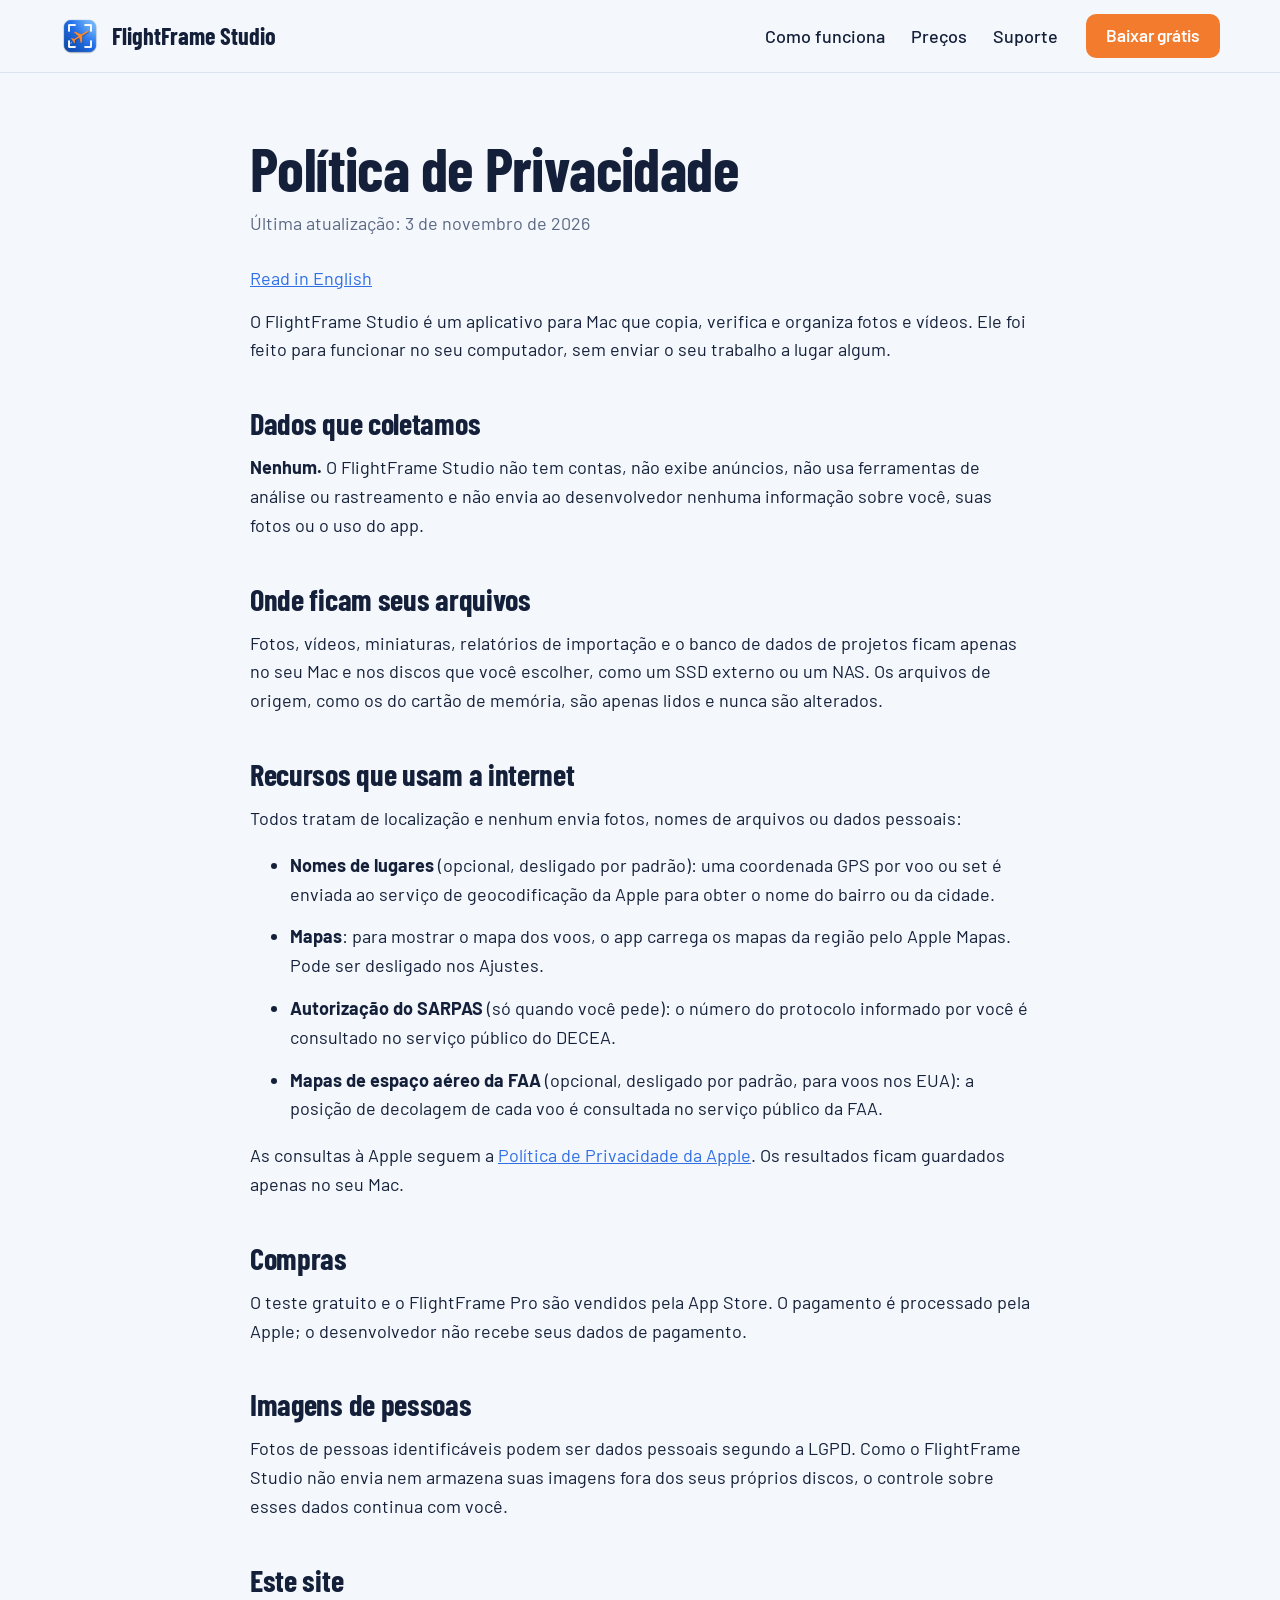
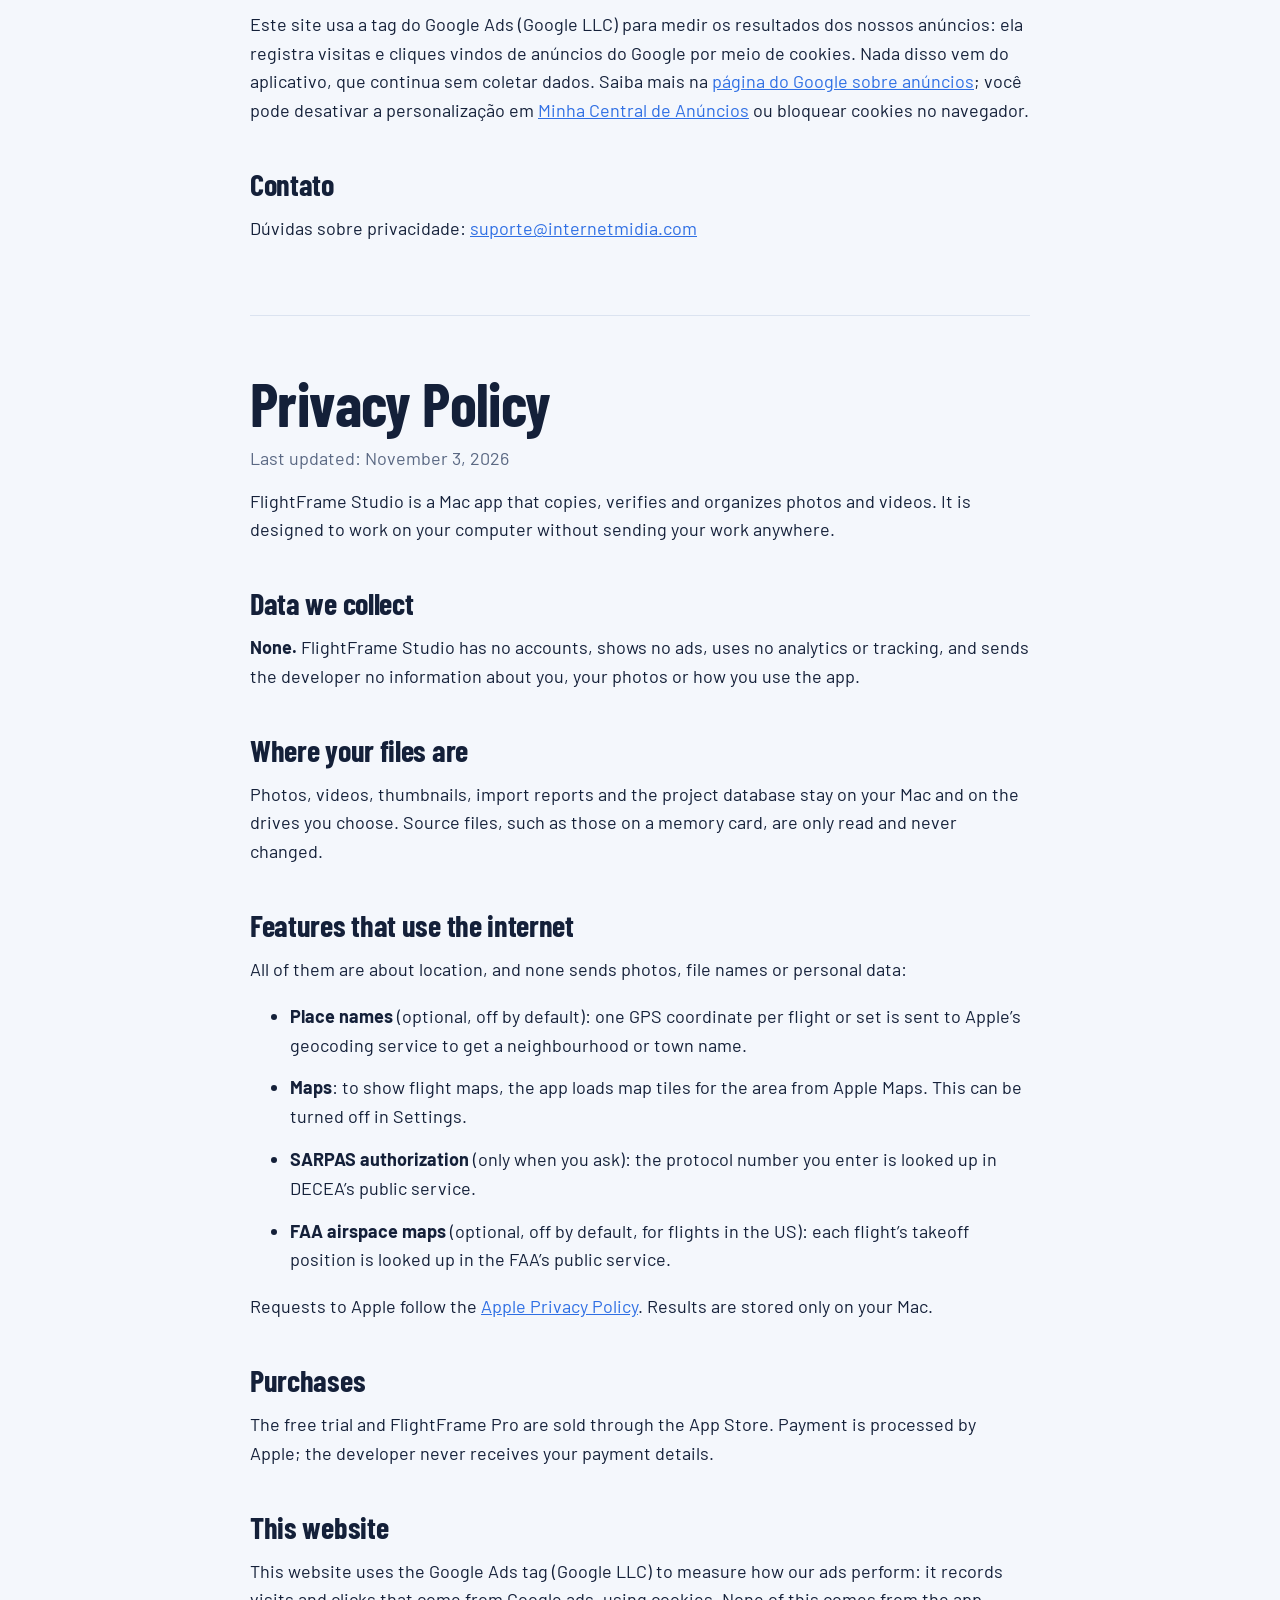
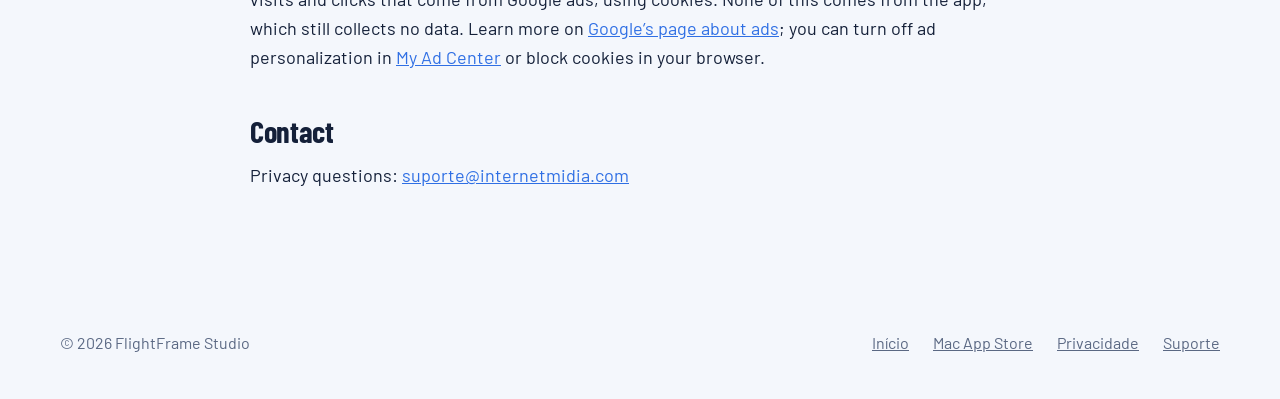
<file: privacy.html>
<!doctype html>
<html lang="pt-BR">
<head>
<!-- Google tag (gtag.js) -->
<script async src="https://www.googletagmanager.com/gtag/js?id=AW-18549963218"></script>
<script>
  window.dataLayer = window.dataLayer || [];
  function gtag(){dataLayer.push(arguments);}
  gtag('js', new Date());

  gtag('config', 'AW-18549963218');
</script>
<script>
  // Google Ads conversion "App Store click - FlightFrame": any click on a Mac App Store link.
  // Navigation waits for the event (at most 1 s), so a blocked tag never breaks the link.
  document.addEventListener('click', function (event) {
    var link = event.target.closest && event.target.closest('a[href*="apps.apple.com"]');
    if (!link) return;
    var newTab = event.metaKey || event.ctrlKey || event.shiftKey || event.altKey || link.target === '_blank';
    var gone = false;
    function go() { if (!gone) { gone = true; window.location = link.href; } }
    gtag('event', 'conversion', {
      'send_to': 'AW-18549963218/HikiCJOxvbEdENLzp41F',
      'value': 1.0,
      'currency': 'BRL',
      'transport_type': 'beacon',
      'event_callback': newTab ? undefined : go
    });
    if (newTab) return;
    event.preventDefault();
    setTimeout(go, 1000);
  });
</script>
<meta charset="utf-8">
<meta name="viewport" content="width=device-width, initial-scale=1, viewport-fit=cover">
<title>Política de Privacidade: FlightFrame Studio</title>
<meta name="description" content="Como o FlightFrame Studio trata seus dados: tudo fica no seu Mac.">
<link rel="icon" type="image/png" href="assets/favicon.png">
<link rel="apple-touch-icon" href="assets/apple-touch-icon.png">
<link rel="preconnect" href="https://fonts.googleapis.com">
<link rel="preconnect" href="https://fonts.gstatic.com" crossorigin>
<link href="https://fonts.googleapis.com/css2?family=Barlow+Condensed:wght@600;700&family=Barlow:wght@400;500;600&display=swap" rel="stylesheet">
<link rel="stylesheet" href="styles.css?v=2026-11-08b">
</head>
<body>
<header class="site-header scrolled">
  <div class="wrap">
    <a class="brand" href="index.html" aria-label="FlightFrame Studio, início">
      <img src="assets/icon.png" alt="" width="40" height="40">
      <span>FlightFrame Studio</span>
    </a>
    <nav class="site-nav" aria-label="Seções">
      <a href="index.html#como-funciona">Como funciona</a>
      <a href="index.html#precos">Preços</a>
      <a href="support.html">Suporte</a>
    </nav>
    <a class="btn btn-primary" href="https://apps.apple.com/app/flightframe-studio/id6822035026">Baixar grátis</a>
  </div>
</header>
<main class="doc">
  <div class="wrap">
    <h1>Política de Privacidade</h1>
    <p class="updated">Última atualização: 3 de novembro de 2026</p>
    <p class="lang-switch"><a href="#english">Read in English</a></p>

    <p>O FlightFrame Studio é um aplicativo para Mac que copia, verifica e organiza fotos e vídeos. Ele foi feito para funcionar no seu computador, sem enviar o seu trabalho a lugar algum.</p>

    <h2>Dados que coletamos</h2>
    <p><strong>Nenhum.</strong> O FlightFrame Studio não tem contas, não exibe anúncios, não usa ferramentas de análise ou rastreamento e não envia ao desenvolvedor nenhuma informação sobre você, suas fotos ou o uso do app.</p>

    <h2>Onde ficam seus arquivos</h2>
    <p>Fotos, vídeos, miniaturas, relatórios de importação e o banco de dados de projetos ficam apenas no seu Mac e nos discos que você escolher, como um SSD externo ou um NAS. Os arquivos de origem, como os do cartão de memória, são apenas lidos e nunca são alterados.</p>

    <h2>Recursos que usam a internet</h2>
    <p>Todos tratam de localização e nenhum envia fotos, nomes de arquivos ou dados pessoais:</p>
    <ul>
      <li><strong>Nomes de lugares</strong> (opcional, desligado por padrão): uma coordenada GPS por voo ou set é enviada ao serviço de geocodificação da Apple para obter o nome do bairro ou da cidade.</li>
      <li><strong>Mapas</strong>: para mostrar o mapa dos voos, o app carrega os mapas da região pelo Apple Mapas. Pode ser desligado nos Ajustes.</li>
      <li><strong>Autorização do SARPAS</strong> (só quando você pede): o número do protocolo informado por você é consultado no serviço público do DECEA.</li>
      <li><strong>Mapas de espaço aéreo da FAA</strong> (opcional, desligado por padrão, para voos nos EUA): a posição de decolagem de cada voo é consultada no serviço público da FAA.</li>
    </ul>
    <p>As consultas à Apple seguem a <a href="https://www.apple.com/br/legal/privacy/">Política de Privacidade da Apple</a>. Os resultados ficam guardados apenas no seu Mac.</p>

    <h2>Compras</h2>
    <p>O teste gratuito e o FlightFrame Pro são vendidos pela App Store. O pagamento é processado pela Apple; o desenvolvedor não recebe seus dados de pagamento.</p>

    <h2>Imagens de pessoas</h2>
    <p>Fotos de pessoas identificáveis podem ser dados pessoais segundo a LGPD. Como o FlightFrame Studio não envia nem armazena suas imagens fora dos seus próprios discos, o controle sobre esses dados continua com você.</p>

    <h2>Este site</h2>
    <p>Este site usa a tag do Google Ads (Google LLC) para medir os resultados dos nossos anúncios: ela registra visitas e cliques vindos de anúncios do Google por meio de cookies. Nada disso vem do aplicativo, que continua sem coletar dados. Saiba mais na <a href="https://policies.google.com/technologies/ads?hl=pt-BR">página do Google sobre anúncios</a>; você pode desativar a personalização em <a href="https://adssettings.google.com/">Minha Central de Anúncios</a> ou bloquear cookies no navegador.</p>

    <h2>Contato</h2>
    <p>Dúvidas sobre privacidade: <a href="mailto:suporte@internetmidia.com">suporte@internetmidia.com</a></p>

    <hr>

    <section id="english" lang="en">
      <h1>Privacy Policy</h1>
      <p class="updated">Last updated: November 3, 2026</p>
      <p>FlightFrame Studio is a Mac app that copies, verifies and organizes photos and videos. It is designed to work on your computer without sending your work anywhere.</p>
      <h2>Data we collect</h2>
      <p><strong>None.</strong> FlightFrame Studio has no accounts, shows no ads, uses no analytics or tracking, and sends the developer no information about you, your photos or how you use the app.</p>
      <h2>Where your files are</h2>
      <p>Photos, videos, thumbnails, import reports and the project database stay on your Mac and on the drives you choose. Source files, such as those on a memory card, are only read and never changed.</p>
      <h2>Features that use the internet</h2>
      <p>All of them are about location, and none sends photos, file names or personal data:</p>
      <ul>
        <li><strong>Place names</strong> (optional, off by default): one GPS coordinate per flight or set is sent to Apple’s geocoding service to get a neighbourhood or town name.</li>
        <li><strong>Maps</strong>: to show flight maps, the app loads map tiles for the area from Apple Maps. This can be turned off in Settings.</li>
        <li><strong>SARPAS authorization</strong> (only when you ask): the protocol number you enter is looked up in DECEA’s public service.</li>
        <li><strong>FAA airspace maps</strong> (optional, off by default, for flights in the US): each flight’s takeoff position is looked up in the FAA’s public service.</li>
      </ul>
      <p>Requests to Apple follow the <a href="https://www.apple.com/legal/privacy/">Apple Privacy Policy</a>. Results are stored only on your Mac.</p>
      <h2>Purchases</h2>
      <p>The free trial and FlightFrame Pro are sold through the App Store. Payment is processed by Apple; the developer never receives your payment details.</p>
      <h2>This website</h2>
      <p>This website uses the Google Ads tag (Google LLC) to measure how our ads perform: it records visits and clicks that come from Google ads, using cookies. None of this comes from the app, which still collects no data. Learn more on <a href="https://policies.google.com/technologies/ads">Google’s page about ads</a>; you can turn off ad personalization in <a href="https://adssettings.google.com/">My Ad Center</a> or block cookies in your browser.</p>
      <h2>Contact</h2>
      <p>Privacy questions: <a href="mailto:suporte@internetmidia.com">suporte@internetmidia.com</a></p>
    </section>
  </div>
</main>
<footer class="site-footer">
  <div class="wrap">
    <span>© 2026 FlightFrame Studio</span>
    <nav aria-label="Rodapé">
      <a href="index.html">Início</a>
      <a href="https://apps.apple.com/app/flightframe-studio/id6822035026">Mac App Store</a>
      <a href="privacy.html">Privacidade</a>
      <a href="support.html">Suporte</a>
    </nav>
  </div>
</footer>
</body>
</html>
</file>
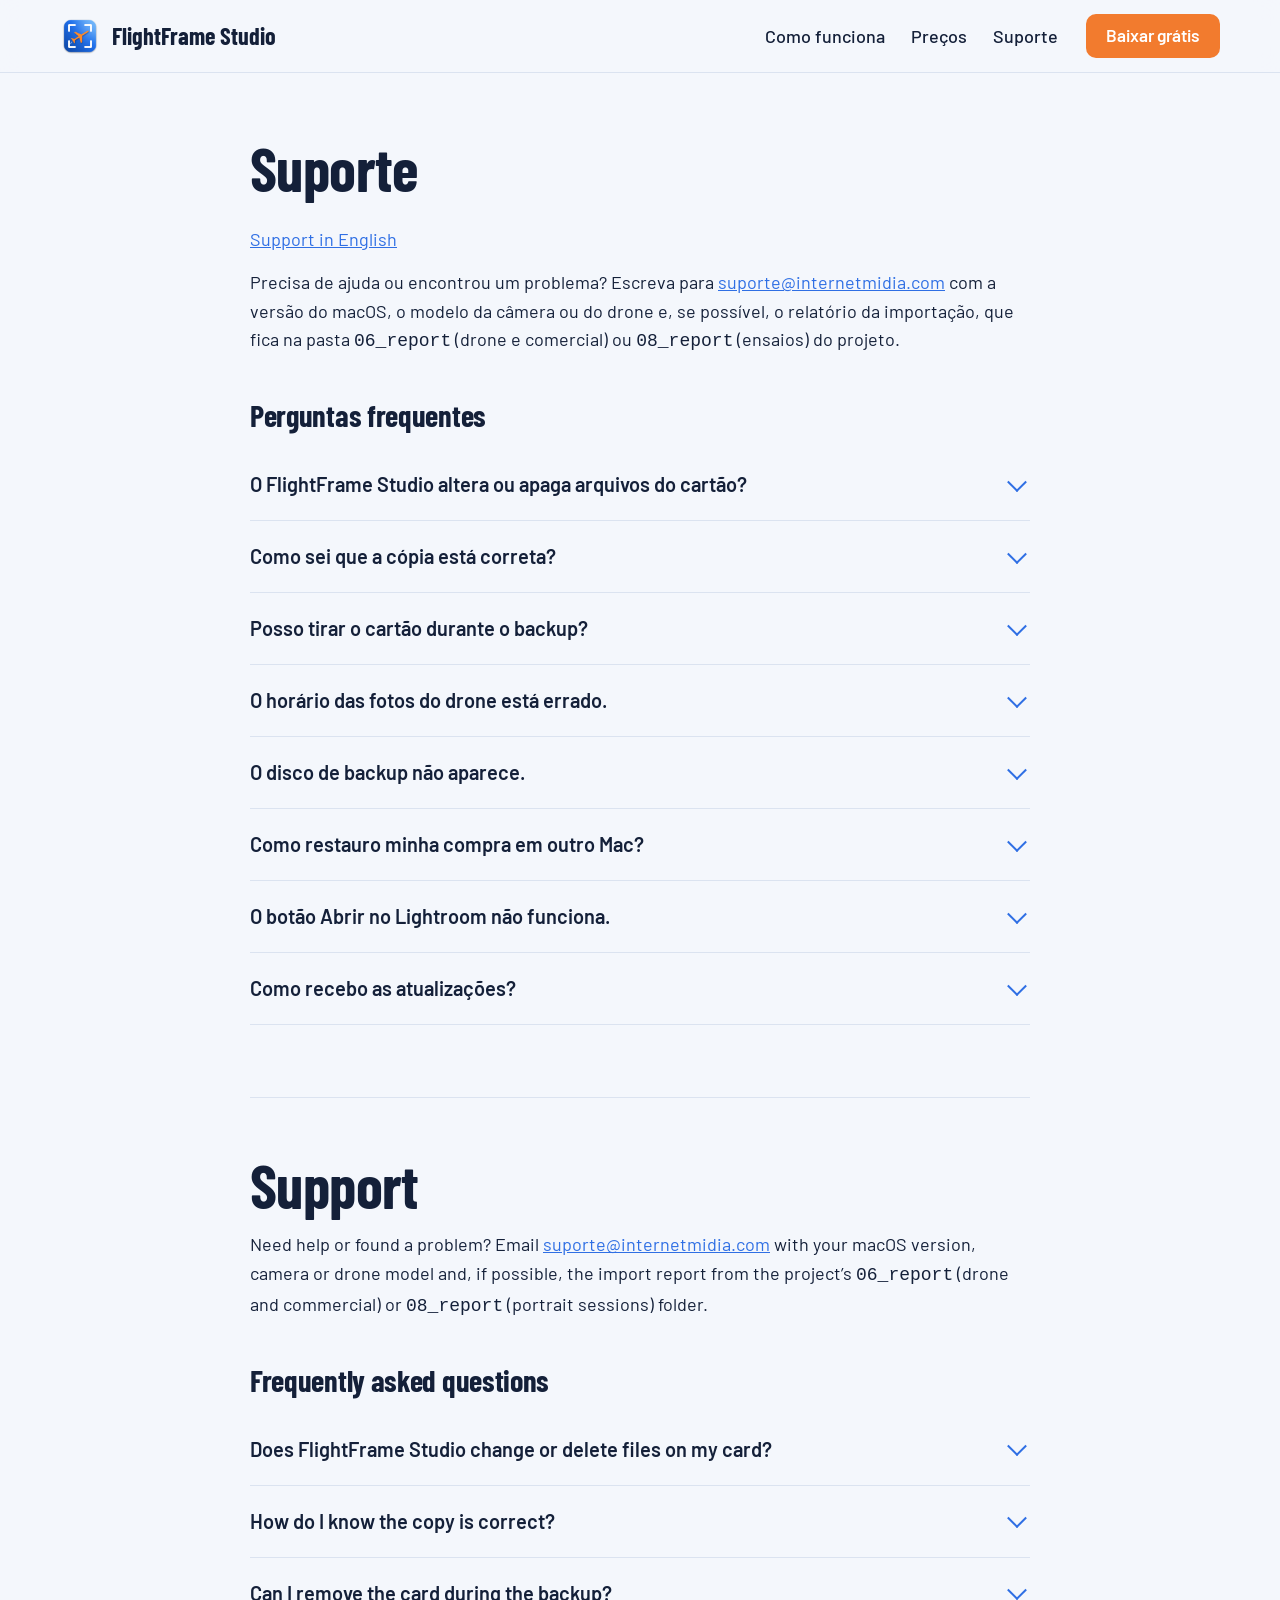
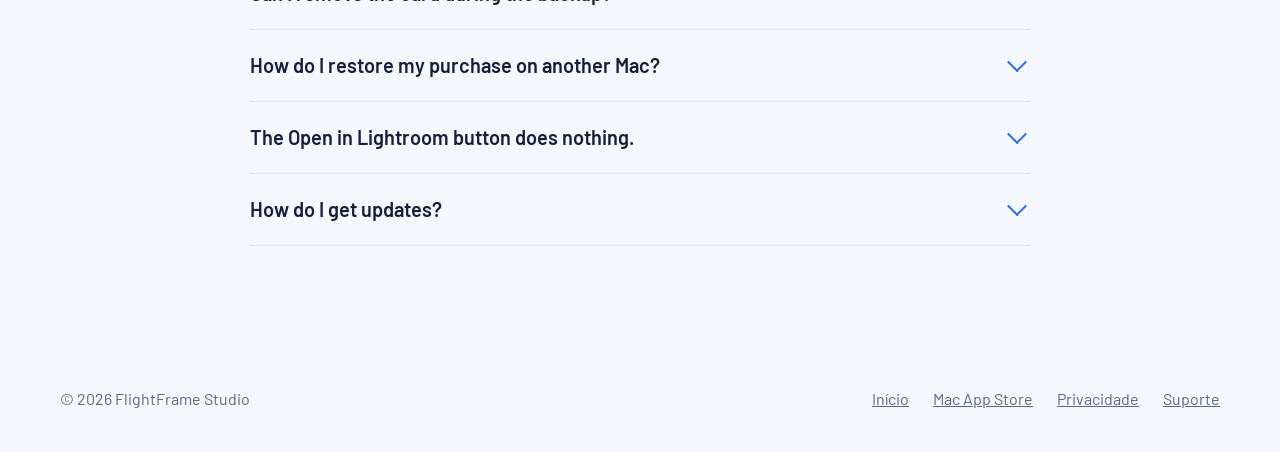
<file: support.html>
<!doctype html>
<html lang="pt-BR">
<head>
<!-- Google tag (gtag.js) -->
<script async src="https://www.googletagmanager.com/gtag/js?id=AW-18549963218"></script>
<script>
  window.dataLayer = window.dataLayer || [];
  function gtag(){dataLayer.push(arguments);}
  gtag('js', new Date());

  gtag('config', 'AW-18549963218');
</script>
<script>
  // Google Ads conversion "App Store click - FlightFrame": any click on a Mac App Store link.
  // Navigation waits for the event (at most 1 s), so a blocked tag never breaks the link.
  document.addEventListener('click', function (event) {
    var link = event.target.closest && event.target.closest('a[href*="apps.apple.com"]');
    if (!link) return;
    var newTab = event.metaKey || event.ctrlKey || event.shiftKey || event.altKey || link.target === '_blank';
    var gone = false;
    function go() { if (!gone) { gone = true; window.location = link.href; } }
    gtag('event', 'conversion', {
      'send_to': 'AW-18549963218/HikiCJOxvbEdENLzp41F',
      'value': 1.0,
      'currency': 'BRL',
      'transport_type': 'beacon',
      'event_callback': newTab ? undefined : go
    });
    if (newTab) return;
    event.preventDefault();
    setTimeout(go, 1000);
  });
</script>
<meta charset="utf-8">
<meta name="viewport" content="width=device-width, initial-scale=1, viewport-fit=cover">
<title>Suporte: FlightFrame Studio</title>
<meta name="description" content="Ajuda e perguntas frequentes sobre o FlightFrame Studio.">
<link rel="icon" type="image/png" href="assets/favicon.png">
<link rel="apple-touch-icon" href="assets/apple-touch-icon.png">
<link rel="preconnect" href="https://fonts.googleapis.com">
<link rel="preconnect" href="https://fonts.gstatic.com" crossorigin>
<link href="https://fonts.googleapis.com/css2?family=Barlow+Condensed:wght@600;700&family=Barlow:wght@400;500;600&display=swap" rel="stylesheet">
<link rel="stylesheet" href="styles.css?v=2026-11-08b">
</head>
<body>
<header class="site-header scrolled">
  <div class="wrap">
    <a class="brand" href="index.html" aria-label="FlightFrame Studio, início">
      <img src="assets/icon.png" alt="" width="40" height="40">
      <span>FlightFrame Studio</span>
    </a>
    <nav class="site-nav" aria-label="Seções">
      <a href="index.html#como-funciona">Como funciona</a>
      <a href="index.html#precos">Preços</a>
      <a href="support.html">Suporte</a>
    </nav>
    <a class="btn btn-primary" href="https://apps.apple.com/app/flightframe-studio/id6822035026">Baixar grátis</a>
  </div>
</header>
<main class="doc">
  <div class="wrap">
    <h1>Suporte</h1>
    <p class="lang-switch"><a href="#english">Support in English</a></p>
    <p>Precisa de ajuda ou encontrou um problema? Escreva para <a href="mailto:suporte@internetmidia.com">suporte@internetmidia.com</a> com a versão do macOS, o modelo da câmera ou do drone e, se possível, o relatório da importação, que fica na pasta <code>06_report</code> (drone e comercial) ou <code>08_report</code> (ensaios) do projeto.</p>

    <h2>Perguntas frequentes</h2>
    <div class="faq">
      <details><summary>O FlightFrame Studio altera ou apaga arquivos do cartão?</summary><p>Não. Os arquivos de origem são apenas lidos. Hora corrigida e autoria são gravadas só nas cópias, depois de elas serem conferidas com o original.</p></details>
      <details><summary>Como sei que a cópia está correta?</summary><p>Cada arquivo copiado é relido e comparado com o original pelo checksum SHA-256. O relatório de cada importação lista os checksums.</p></details>
      <details><summary>Posso tirar o cartão durante o backup?</summary><p>Sim. Quando a tela de importação avisar que tudo já foi lido do cartão, o backup continua a partir da cópia do projeto.</p></details>
      <details><summary>O horário das fotos do drone está errado.</summary><p>Na revisão do cartão, o FlightFrame Studio detecta relógios desajustados e oferece a correção. Com o Pro, a hora certa é gravada nas cópias e o Lightroom já importa no horário correto.</p></details>
      <details><summary>O disco de backup não aparece.</summary><p>Conecte o disco e escolha a pasta novamente em Ajustes ▸ Cópia de Backup. Depois use Repetir na tela de resultado para refazer só o backup.</p></details>
      <details><summary>Como restauro minha compra em outro Mac?</summary><p>Abra a tela do FlightFrame Pro ou Ajustes ▸ FlightFrame Pro e toque em Restaurar Compras, com a mesma Conta Apple da compra.</p></details>
      <details><summary>O botão Abrir no Lightroom não funciona.</summary><p>Ele requer o Lightroom Classic. Instale o plugin em Ajustes ▸ Lightroom Classic e reinicie o Lightroom. Depois de atualizar o app, abra Ajustes ▸ Lightroom Classic: se o plugin estiver desatualizado, o app oferece a atualização.</p></details>
      <details><summary>Como recebo as atualizações?</summary><p>Pela <a href="https://apps.apple.com/app/flightframe-studio/id6822035026">Mac App Store</a>. Quer testar as novidades antes? <a href="https://testflight.apple.com/join/Wz2NuCgx">Entre no beta pelo TestFlight</a>.</p></details>
    </div>

    <hr>

    <section id="english" lang="en">
      <h1>Support</h1>
      <p>Need help or found a problem? Email <a href="mailto:suporte@internetmidia.com">suporte@internetmidia.com</a> with your macOS version, camera or drone model and, if possible, the import report from the project’s <code>06_report</code> (drone and commercial) or <code>08_report</code> (portrait sessions) folder.</p>
      <h2>Frequently asked questions</h2>
      <div class="faq">
        <details><summary>Does FlightFrame Studio change or delete files on my card?</summary><p>No. Source files are only read. Corrected times and authorship are written only to the copies, after they are verified against the original.</p></details>
        <details><summary>How do I know the copy is correct?</summary><p>Every copied file is read back and compared with the original using a SHA-256 checksum. Each import report lists the checksums.</p></details>
        <details><summary>Can I remove the card during the backup?</summary><p>Yes. Once the import screen says everything has been read from the card, the backup continues from the project copy.</p></details>
        <details><summary>How do I restore my purchase on another Mac?</summary><p>Open the FlightFrame Pro screen or Settings ▸ FlightFrame Pro and choose Restore Purchases, signed in with the same Apple Account.</p></details>
        <details><summary>The Open in Lightroom button does nothing.</summary><p>It requires Lightroom Classic. Install the plug-in in Settings ▸ Lightroom Classic and restart Lightroom.</p></details>
        <details><summary>How do I get updates?</summary><p>Through the <a href="https://apps.apple.com/app/flightframe-studio/id6822035026">Mac App Store</a>. Want new features early? <a href="https://testflight.apple.com/join/Wz2NuCgx">Join the TestFlight beta</a>.</p></details>
      </div>
    </section>
  </div>
</main>
<footer class="site-footer">
  <div class="wrap">
    <span>© 2026 FlightFrame Studio</span>
    <nav aria-label="Rodapé">
      <a href="index.html">Início</a>
      <a href="https://apps.apple.com/app/flightframe-studio/id6822035026">Mac App Store</a>
      <a href="privacy.html">Privacidade</a>
      <a href="support.html">Suporte</a>
    </nav>
  </div>
</footer>
</body>
</html>
</file>
<file: styles.css>
/* FlightFrame Studio: site styles
   Brand: the app icon's sky blue and the airplane's signal orange.
   Type: Barlow Condensed for headlines (signage-like, from the aviation world),
   Barlow for text, JetBrains Mono only for real checksum data. */

:root {
  --night: #0d2552;      /* deep flight-deck navy */
  --sky: #2f6fe4;        /* brand blue from the icon */
  --sky-soft: #e3ecfc;
  --signal: #f27b2e;     /* the airplane's orange: calls to action */
  --signal-dark: #d9631a;
  --paper: #f4f7fc;
  --white: #ffffff;
  --ink: #142039;
  --mist: #5a6883;
  --line: #dbe3f0;
  --verified: #1d9a61;

  --display: "Barlow Condensed", "Arial Narrow", "Helvetica Neue", sans-serif;
  --text: "Barlow", "Helvetica Neue", Arial, sans-serif;
  --mono: "JetBrains Mono", ui-monospace, "SF Mono", Menlo, monospace;

  --wrap: 1160px;
  --radius-window: 14px;
  --radius-control: 10px;

  box-sizing: border-box;
  padding-top: env(safe-area-inset-top, 0px);
  padding-bottom: env(safe-area-inset-bottom, 0px);
  color-scheme: light;
}

*, *::before, *::after { box-sizing: inherit; }

html { scroll-behavior: smooth; scroll-padding-top: calc(76px + env(safe-area-inset-top, 0px)); }
@media (prefers-reduced-motion: reduce) { html { scroll-behavior: auto; } }

body {
  margin: 0;
  background: var(--paper);
  color: var(--ink);
  font: 400 1.125rem/1.6 var(--text);
  -webkit-font-smoothing: antialiased;
}

img { max-width: 100%; height: auto; display: block; }
a { color: var(--sky); }
a:focus-visible, button:focus-visible, summary:focus-visible {
  outline: 3px solid var(--signal);
  outline-offset: 3px;
  border-radius: 6px;
}

.wrap { width: min(100% - 40px, var(--wrap)); margin-inline: auto; }

h1, h2, h3 {
  font-family: var(--display);
  font-weight: 700;
  line-height: 1.02;
  letter-spacing: -0.01em;
  margin: 0;
}
h1 { font-size: clamp(2.9rem, 6.4vw, 5.4rem); }
h2 { font-size: clamp(2.2rem, 4.4vw, 3.6rem); }
h3 { font-size: 1.6rem; line-height: 1.1; }

p { margin: 0; }
.lede { font-size: 1.3rem; line-height: 1.55; color: var(--mist); max-width: 34em; }

/* ---------- Buttons ---------- */
.btn {
  display: inline-flex;
  align-items: center;
  justify-content: center;
  gap: 10px;
  min-height: 52px;
  padding: 0 26px;
  border-radius: var(--radius-control);
  font: 600 1.08rem/1 var(--text);
  text-decoration: none;
  border: 2px solid transparent;
  white-space: nowrap;
  transition: background-color .15s ease, border-color .15s ease;
}
.btn-primary { background: var(--signal); color: #fff; }
.btn-primary:hover { background: var(--signal-dark); }
.btn-quiet { color: var(--ink); border-color: var(--line); background: var(--white); }
.btn-quiet:hover { border-color: var(--sky); }
.btn-on-dark { color: #fff; border-color: rgba(255,255,255,.35); }
.btn-on-dark:hover { border-color: #fff; }

.badge-slot img { height: 54px; width: auto; }
.eyebrow { display: inline-block; margin-bottom: 14px; padding: 4px 12px; border-radius: 999px; background: var(--sky-soft); color: var(--night); font-weight: 600; font-size: .95rem; }

/* Features that reach the App Store in the next update. When 1.7 is out,
   uncomment the rule below and every "na 1.7" tag and note disappears. */
.next { display: inline-block; margin-left: 4px; padding: 0 8px; border-radius: 999px; background: var(--sky-soft); color: var(--sky); font-family: var(--text); font-size: .78rem; font-weight: 600; line-height: 1.6; letter-spacing: .02em; vertical-align: middle; white-space: nowrap; }
p.next-note { margin-top: 14px; color: var(--mist); }
/* .next, .next-note { display: none !important; } */

/* ---------- Header ---------- */
.site-header {
  position: sticky;
  top: env(safe-area-inset-top, 0px);
  z-index: 20;
  background: rgba(244, 247, 252, .9);
  backdrop-filter: saturate(160%) blur(12px);
  -webkit-backdrop-filter: saturate(160%) blur(12px);
  border-bottom: 1px solid transparent;
}
body::before {
  content: "";
  position: fixed;
  inset: 0 0 auto;
  height: env(safe-area-inset-top, 0px);
  z-index: 21;
  background: rgba(244, 247, 252, .9);
  backdrop-filter: saturate(160%) blur(12px);
}
.site-header.scrolled { border-bottom-color: var(--line); }
.site-header .wrap { display: flex; align-items: center; gap: 28px; min-height: 72px; }
.brand { display: flex; align-items: center; gap: 12px; text-decoration: none; color: var(--ink); }
.brand img { width: 40px; height: 40px; border-radius: 10px; }
.brand span { font: 700 1.5rem/1 var(--display); }
.site-nav { display: flex; gap: 26px; margin-left: auto; }
.site-nav a { color: var(--ink); text-decoration: none; font-weight: 500; }
.site-nav a:hover { color: var(--sky); }
.site-header .btn { min-height: 44px; padding: 0 18px; }
/* Language switch: PT on the English page, EN on the Portuguese one. */
.lang-link { padding: 4px 10px; border: 1px solid var(--line); border-radius: 999px; color: var(--ink); text-decoration: none; font-weight: 600; font-size: .9rem; letter-spacing: .04em; }
.lang-link:hover { border-color: var(--sky); color: var(--sky); }
@media (max-width: 1024px) { .site-nav { display: none; } .site-header .btn { margin-left: auto; } .site-header .lang-link { margin-left: auto; } .site-header .lang-link + .btn { margin-left: 0; } }
/* On a phone the header has room for the name and one button; the language link stays in the footer. */
@media (max-width: 420px) { .site-header .lang-link { display: none; } .site-header .lang-link + .btn { margin-left: auto; } }

/* ---------- Hero ---------- */
.hero { padding: 72px 0 40px; }
.hero-grid { display: grid; grid-template-columns: 1.15fr .85fr; gap: 56px; align-items: center; }
.hero h1 { max-width: 11ch; }
.hero .lede { margin-top: 26px; }
.hero-actions { display: flex; flex-wrap: wrap; gap: 14px; margin-top: 34px; align-items: center; }
.hero-terms { margin-top: 18px; font-size: 1rem; color: var(--mist); }
@media (max-width: 960px) { .hero-grid { grid-template-columns: 1fr; gap: 40px; } .hero h1 { max-width: 14ch; } }

/* The one memorable moment: a live copy-and-verify log */
.verify-log {
  background: var(--night);
  color: #dbe6ff;
  border-radius: var(--radius-window);
  padding: 22px 22px 18px;
  box-shadow: 0 30px 60px -30px rgba(13, 37, 82, .55);
}
.verify-log-head { display: flex; flex-wrap: wrap; justify-content: space-between; align-items: baseline; gap: 12px; margin-bottom: 14px; }
.verify-log-head strong { font: 600 1.05rem/1.2 var(--text); color: #fff; }
.verify-log-head span { font-size: .95rem; color: #9fb4dc; }
.verify-rows { list-style: none; margin: 0; padding: 0; display: grid; gap: 6px; min-height: 280px; }
.verify-rows li {
  display: grid;
  grid-template-columns: 1fr auto;
  gap: 4px 14px;
  padding: 9px 12px;
  border-radius: 8px;
  background: rgba(255,255,255,.04);
}
.verify-rows .file { font-weight: 600; color: #fff; }
.verify-rows .hash { grid-column: 1; font: 400 .82rem/1.3 var(--mono); color: #8ea6d6; overflow: hidden; text-overflow: ellipsis; white-space: nowrap; }
.verify-rows .state { grid-row: 1 / span 2; grid-column: 2; align-self: center; font-weight: 600; font-size: .95rem; white-space: nowrap; }
.verify-rows .state.ok { color: #57d49a; }
.verify-rows .state.busy { color: #ffb37f; }
.verify-rows li.enter { animation: row-in .35s ease-out; }
@keyframes row-in { from { opacity: 0; transform: translateY(8px); } to { opacity: 1; transform: none; } }
.verify-foot { display: flex; justify-content: space-between; margin-top: 14px; font-size: .95rem; color: #9fb4dc; }
.verify-foot b { color: #fff; font-weight: 600; }
@media (prefers-reduced-motion: reduce) { .verify-rows li.enter { animation: none; } }

/* ---------- App window frame for screenshots ---------- */
.window {
  background: var(--white);
  border-radius: var(--radius-window);
  border: 1px solid var(--line);
  overflow: hidden;
  box-shadow: 0 40px 80px -40px rgba(13, 37, 82, .45);
}
.window-bar { display: flex; gap: 8px; padding: 12px 14px; background: #eef2f8; border-bottom: 1px solid var(--line); }
.window-bar i { width: 12px; height: 12px; border-radius: 50%; background: #d4dae5; }
.window-bar i:nth-child(1) { background: #ff5f57; }
.window-bar i:nth-child(2) { background: #febc2e; }
.window-bar i:nth-child(3) { background: #28c840; }
.hero-shot { margin: 64px 0 0; }
.shot-caption { margin-top: 14px; font-size: 1rem; color: var(--mist); text-align: center; }

/* ---------- Promise strip ---------- */
.promises { padding: 56px 0 8px; }
.promise-list { list-style: none; margin: 0; padding: 0; display: grid; grid-template-columns: repeat(4, 1fr); gap: 28px; }
.promise-list li { border-top: 3px solid var(--sky); padding-top: 16px; }
.promise-list strong { display: block; font: 700 1.45rem/1.1 var(--display); margin-bottom: 6px; }
.promise-list span { color: var(--mist); font-size: 1.02rem; }
@media (max-width: 860px) { .promise-list { grid-template-columns: 1fr 1fr; } }
@media (max-width: 520px) { .promise-list { grid-template-columns: 1fr; } }

/* ---------- Sections ---------- */
.section { padding: 112px 0; }
.section-head { max-width: 760px; margin-bottom: 56px; }
.section-head p { margin-top: 18px; }

/* Problem: the one dark band */
.problem { background: var(--night); color: #e7eeff; }
.problem h2 { color: #fff; }
.problem .lede { color: #b8c8ea; }
.pain-grid { display: grid; grid-template-columns: repeat(2, 1fr); gap: 20px 48px; }
.pain { border-left: 3px solid var(--signal); padding: 4px 0 4px 20px; }
.pain h3 { color: #fff; font-size: 1.5rem; }
.pain p { margin-top: 8px; color: #b8c8ea; }
.problem-close { margin-top: 56px; font: 600 1.7rem/1.25 var(--display); color: #fff; max-width: 30ch; }
@media (max-width: 760px) { .pain-grid { grid-template-columns: 1fr; } }

/* How it works: a real sequence, so it is numbered */
.steps { display: grid; gap: 96px; }
.step { display: grid; grid-template-columns: .8fr 1.2fr; gap: 56px; align-items: center; }
.step:nth-child(even) { grid-template-columns: 1.2fr .8fr; }
.step:nth-child(even) .step-text { order: 2; }
.step-num {
  display: inline-grid;
  place-items: center;
  width: 46px; height: 46px;
  border-radius: 50%;
  background: var(--sky);
  color: #fff;
  font: 700 1.4rem/1 var(--display);
  margin-bottom: 18px;
}
.step-text p { margin-top: 14px; color: var(--mist); }
.step-text ul { margin: 18px 0 0; padding-left: 1.1em; color: var(--ink); }
.step-text li { margin-top: 6px; }
@media (max-width: 900px) {
  .step, .step:nth-child(even) { grid-template-columns: 1fr; gap: 28px; }
  .step:nth-child(even) .step-text { order: 0; }
}

/* Lightroom illustration (drawn, not a screenshot) */
.lr-panel { background: #1f2329; color: #d8dce3; border-radius: var(--radius-window); padding: 22px; font-size: .98rem; box-shadow: 0 40px 80px -40px rgba(0,0,0,.6); }
.lr-panel h4 { margin: 0 0 12px; font: 600 .95rem/1 var(--text); color: #9aa3b2; }
.lr-tree { list-style: none; margin: 0; padding: 0; }
.lr-tree li { padding: 7px 10px; border-radius: 6px; display: flex; justify-content: space-between; }
.lr-tree li.set { color: #fff; font-weight: 600; }
.lr-tree li.col { padding-left: 30px; }
.lr-tree li.col.active { background: #3a4250; color: #fff; }
.lr-tree li span { color: #8b94a3; }
.lr-meta { margin-top: 18px; border-top: 1px solid #353b45; padding-top: 14px; display: grid; grid-template-columns: auto 1fr; gap: 6px 16px; }
.lr-meta dt { color: #8b94a3; }
.lr-meta dd { margin: 0; color: #fff; }

/* Audiences */
.audiences { background: var(--white); }
.aud-grid { display: grid; grid-template-columns: 1fr 1fr; gap: 64px; }
.aud h3 { font-size: 2.2rem; }
.aud > p { margin-top: 12px; color: var(--mist); }
.benefits { list-style: none; margin: 28px 0 0; padding: 0; display: grid; gap: 18px; }
.benefits li { padding-left: 34px; position: relative; }
.benefits li::before {
  content: "";
  position: absolute; left: 0; top: 4px;
  width: 20px; height: 20px; border-radius: 50%;
  background: var(--verified) url("data:image/svg+xml,%3Csvg xmlns='http://www.w3.org/2000/svg' viewBox='0 0 20 20'%3E%3Cpath d='M5.5 10.5l3 3 6-7' fill='none' stroke='%23fff' stroke-width='2.2' stroke-linecap='round' stroke-linejoin='round'/%3E%3C/svg%3E") center / 20px no-repeat;
}
.benefits strong { display: block; }
.benefits span { color: var(--mist); }
.soon { margin-top: 32px; padding: 18px 20px; border-radius: var(--radius-control); background: var(--sky-soft); }
.soon strong { color: var(--night); }
.soon p { margin-top: 6px; color: var(--ink); font-size: 1.02rem; }
.aud-shot { margin-top: 32px; }
@media (max-width: 860px) { .aud-grid { grid-template-columns: 1fr; gap: 72px; } }

/* Comparison */
.compare-wrap { overflow-x: auto; }
.compare { width: 100%; min-width: 620px; border-collapse: collapse; background: var(--white); border-radius: var(--radius-window); overflow: hidden; }
.compare th, .compare td { padding: 16px 20px; text-align: left; border-bottom: 1px solid var(--line); }
.compare thead th { font: 700 1.3rem/1 var(--display); background: #eaf0fa; }
.compare thead th:last-child { background: var(--sky); color: #fff; }
.compare td:not(:first-child), .compare th:not(:first-child) { text-align: center; width: 22%; }
.compare tr:last-child td { border-bottom: 0; }
.yes { color: var(--verified); font-weight: 700; }
.no { color: #b14a3f; font-weight: 600; }

/* Privacy */
.privacy-band { display: grid; grid-template-columns: 1fr 1fr; gap: 56px; align-items: start; }
.privacy-band ul { margin: 0; padding-left: 1.1em; }
.privacy-band li { margin-top: 10px; }
@media (max-width: 860px) { .privacy-band { grid-template-columns: 1fr; gap: 28px; } }

/* Pricing */
.pricing { background: var(--white); }
.plans { display: grid; grid-template-columns: 1fr 1.15fr; gap: 28px; align-items: stretch; }
.plan { border: 1px solid var(--line); border-radius: var(--radius-window); padding: 34px; background: var(--paper); display: flex; flex-direction: column; }
.plan.pro { background: var(--night); color: #e7eeff; border-color: var(--night); }
.plan h3 { font-size: 2rem; }
.plan.pro h3 { color: #fff; }
.price { margin-top: 14px; font: 700 3.2rem/1 var(--display); }
.plan.pro .price { color: #fff; }
.price small { font: 500 1rem/1.3 var(--text); color: var(--mist); display: block; margin-top: 8px; }
.plan.pro .price small { color: #b8c8ea; }
.price s { font-size: 1.6rem; color: #8ea6d6; margin-right: 10px; font-weight: 600; }
.plan ul { margin: 26px 0 30px; padding-left: 1.1em; flex: 1; }
.plan li { margin-top: 9px; }
.plan .btn { align-self: flex-start; }
.plan-note { margin-top: 14px; font-size: .98rem; color: var(--mist); }
.plan.pro .plan-note { color: #b8c8ea; }
@media (max-width: 860px) { .plans { grid-template-columns: 1fr; } }

/* Maker note */
.maker { display: grid; grid-template-columns: auto 1fr; gap: 36px; align-items: start; max-width: 900px; }
.maker img { width: 96px; height: 96px; border-radius: 22px; }
.maker blockquote { margin: 0; font: 500 1.65rem/1.35 var(--display); }
.maker cite { display: block; margin-top: 18px; font: 500 1.05rem/1.4 var(--text); font-style: normal; color: var(--mist); }
.beta { margin-top: 28px; font-size: 1.05rem; }
@media (max-width: 640px) { .maker { grid-template-columns: 1fr; } }

/* FAQ */
.faq { max-width: 860px; }
.faq details { border-bottom: 1px solid var(--line); }
.faq summary {
  cursor: pointer;
  list-style: none;
  padding: 22px 40px 22px 0;
  position: relative;
  font: 600 1.25rem/1.35 var(--text);
}
.faq summary::-webkit-details-marker { display: none; }
.faq summary::after {
  content: "";
  position: absolute; right: 6px; top: 50%;
  width: 12px; height: 12px;
  border-right: 2.5px solid var(--sky); border-bottom: 2.5px solid var(--sky);
  transform: translateY(-70%) rotate(45deg);
  transition: transform .2s ease;
}
.faq details[open] summary::after { transform: translateY(-30%) rotate(-135deg); }
.faq details p { padding: 0 0 22px; color: var(--mist); max-width: 68ch; }

/* Can I format it? (2.1): three cards and two screenshots */
.format { background: var(--white); }
.format-grid { list-style: none; margin: 0; padding: 0; display: grid; grid-template-columns: repeat(3, 1fr); gap: 24px; }
.format-card { border: 1px solid var(--line); border-radius: var(--radius-window); padding: 28px; background: var(--paper); }
.format-card h3 { font-size: 1.6rem; margin-top: 12px; }
.format-card p { margin-top: 10px; color: var(--mist); }
.format-plan { display: inline-block; padding: 2px 12px; border-radius: 999px; background: var(--sky-soft); color: var(--sky); font-weight: 600; font-size: .9rem; }
.format-plan.pro { background: var(--night); color: #fff; }
.format-shots { display: grid; grid-template-columns: 1.15fr 1fr; gap: 28px; margin-top: 56px; align-items: start; }
.format-shots figure { margin: 0; }
@media (max-width: 900px) { .format-grid, .format-shots { grid-template-columns: 1fr; } }

/* App family: three apps, one per moment of the work */
.family { background: var(--white); }
.family-grid { display: grid; grid-template-columns: repeat(3, 1fr); gap: 24px; list-style: none; margin: 0; padding: 0; }
.family-app { display: flex; flex-direction: column; border: 1px solid var(--line); border-radius: var(--radius-window); padding: 30px; background: var(--paper); }
.family-app.here { background: var(--white); border-color: var(--sky); box-shadow: inset 0 0 0 1px var(--sky); }
.family-when { font: 600 .9rem/1.2 var(--text); letter-spacing: .08em; text-transform: uppercase; color: var(--sky); }
.family-app header { display: flex; gap: 16px; align-items: center; margin-top: 16px; }
.family-app img { width: 64px; height: 64px; border-radius: 15px; flex: none; }
.family-app h3 { font-size: 1.7rem; line-height: 1.1; }
.family-app > p { margin-top: 16px; }
.family-app ul { margin: 16px 0 24px; padding-left: 1.1em; color: var(--mist); flex: 1; }
.family-app li { margin-top: 6px; }
.family-status { font-size: .98rem; color: var(--mist); }
.family-link { margin-top: 6px; font-weight: 600; }
.family-here { align-self: flex-start; padding: 2px 12px; border-radius: 999px; background: var(--sky); color: #fff; font-weight: 600; font-size: .95rem; }
.family-rules { margin-top: 40px; color: var(--mist); max-width: 70ch; }
@media (max-width: 900px) { .family-grid { grid-template-columns: 1fr; } }

/* Final CTA */
.final { background: var(--sky); color: #fff; text-align: center; }
.final h2 { color: #fff; max-width: 18ch; margin-inline: auto; }
.final p { margin: 20px auto 0; max-width: 40em; color: #e3ecff; font-size: 1.2rem; }
.final .hero-actions { justify-content: center; }
.final .btn-primary { background: #fff; color: var(--night); }
.final .btn-primary:hover { background: #e9f0ff; }

/* Footer */
.site-footer { padding: 44px 0; font-size: 1rem; color: var(--mist); }
.site-footer .wrap { display: flex; flex-wrap: wrap; gap: 18px 32px; align-items: center; }
.site-footer nav { display: flex; gap: 24px; margin-left: auto; }
.site-footer a { color: var(--mist); }
.site-footer .footer-apps { flex-basis: 100%; margin-left: 0; flex-wrap: wrap; gap: 8px 24px; }

/* ---------- Document pages (privacy, support) ---------- */
.doc { padding: 64px 0 96px; }
.doc .wrap { max-width: 780px; }
.doc h1 { font-size: clamp(2.6rem, 5vw, 3.8rem); }
.doc h2 { font-size: 1.9rem; margin-top: 44px; }
.doc p, .doc li { margin-top: 14px; color: var(--ink); }
.doc .updated { color: var(--mist); margin-top: 10px; }
.doc .lang-switch { margin-top: 26px; display: flex; gap: 18px; }
.doc hr { border: 0; border-top: 1px solid var(--line); margin: 72px 0 56px; }
.doc .faq { margin-top: 18px; }

/* Lightroom Classic band: the editor's own graphite, so it reads as "your catalog" */
.lightroom { background: #1d2025; color: #d3d8e0; }
.lightroom h2, .lightroom h3 { color: #fff; }
.lightroom .lede { color: #a9b1be; }
.lightroom a { color: #8fb4ff; }
.ba-grid { display: grid; grid-template-columns: 1fr 1fr; gap: 28px; }
.ba-col { border-radius: var(--radius-window); padding: 30px; }
.ba-col.before { background: #262a31; }
.ba-col.after { background: #2c3444; box-shadow: inset 0 0 0 2px var(--sky); }
.ba-col h3 { font-size: 1.7rem; }
.ba-col ul { list-style: none; margin: 18px 0 0; padding: 0; display: grid; gap: 12px; }
.ba-col li { position: relative; padding-left: 30px; }
.ba-col.before li { color: #a9b1be; }
.ba-col.before li::before { content: ""; position: absolute; left: 4px; top: .7em; width: 12px; height: 2px; background: #6b7380; }
.ba-col.after li { color: #fff; }
.ba-col.after li::before {
  content: ""; position: absolute; left: 0; top: 4px; width: 20px; height: 20px; border-radius: 50%;
  background: var(--verified) url("data:image/svg+xml,%3Csvg xmlns='http://www.w3.org/2000/svg' viewBox='0 0 20 20'%3E%3Cpath d='M5.5 10.5l3 3 6-7' fill='none' stroke='%23fff' stroke-width='2.2' stroke-linecap='round' stroke-linejoin='round'/%3E%3C/svg%3E") center / 20px no-repeat;
}
.lr-benefits { display: grid; grid-template-columns: repeat(4, 1fr); gap: 32px; margin-top: 64px; }
.lr-benefits h3 { font-size: 1.4rem; }
.lr-benefits p { margin-top: 10px; color: #a9b1be; font-size: 1.04rem; }
.lr-note { margin-top: 48px; color: #a9b1be; font-size: 1.02rem; max-width: 70ch; }
@media (max-width: 960px) { .lr-benefits { grid-template-columns: 1fr 1fr; } }
@media (max-width: 760px) { .ba-grid, .lr-benefits { grid-template-columns: 1fr; } }

.brand span { white-space: nowrap; }
@media (max-width: 420px) {
  .brand span { font-size: 1.25rem; }
  .brand img { width: 34px; height: 34px; }
  .site-header .btn { padding: 0 14px; font-size: 1rem; }
}
</file>
